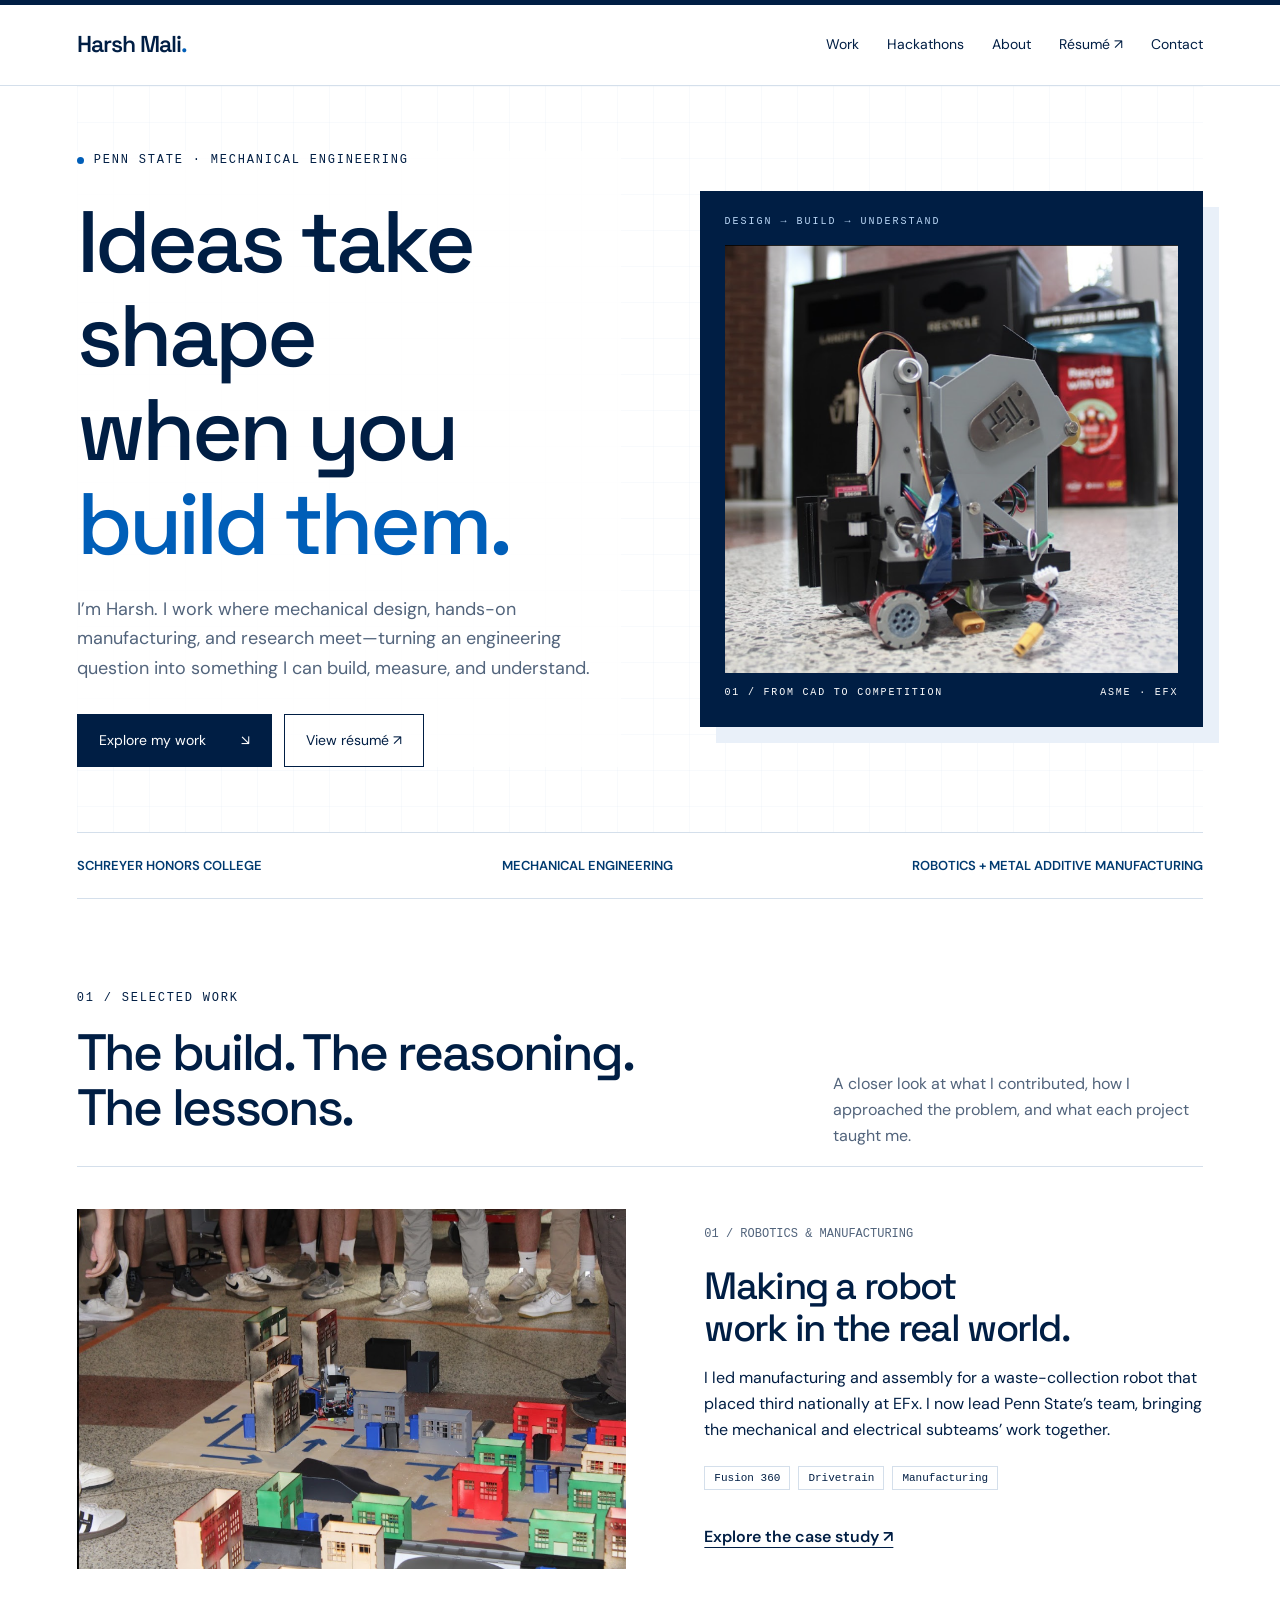
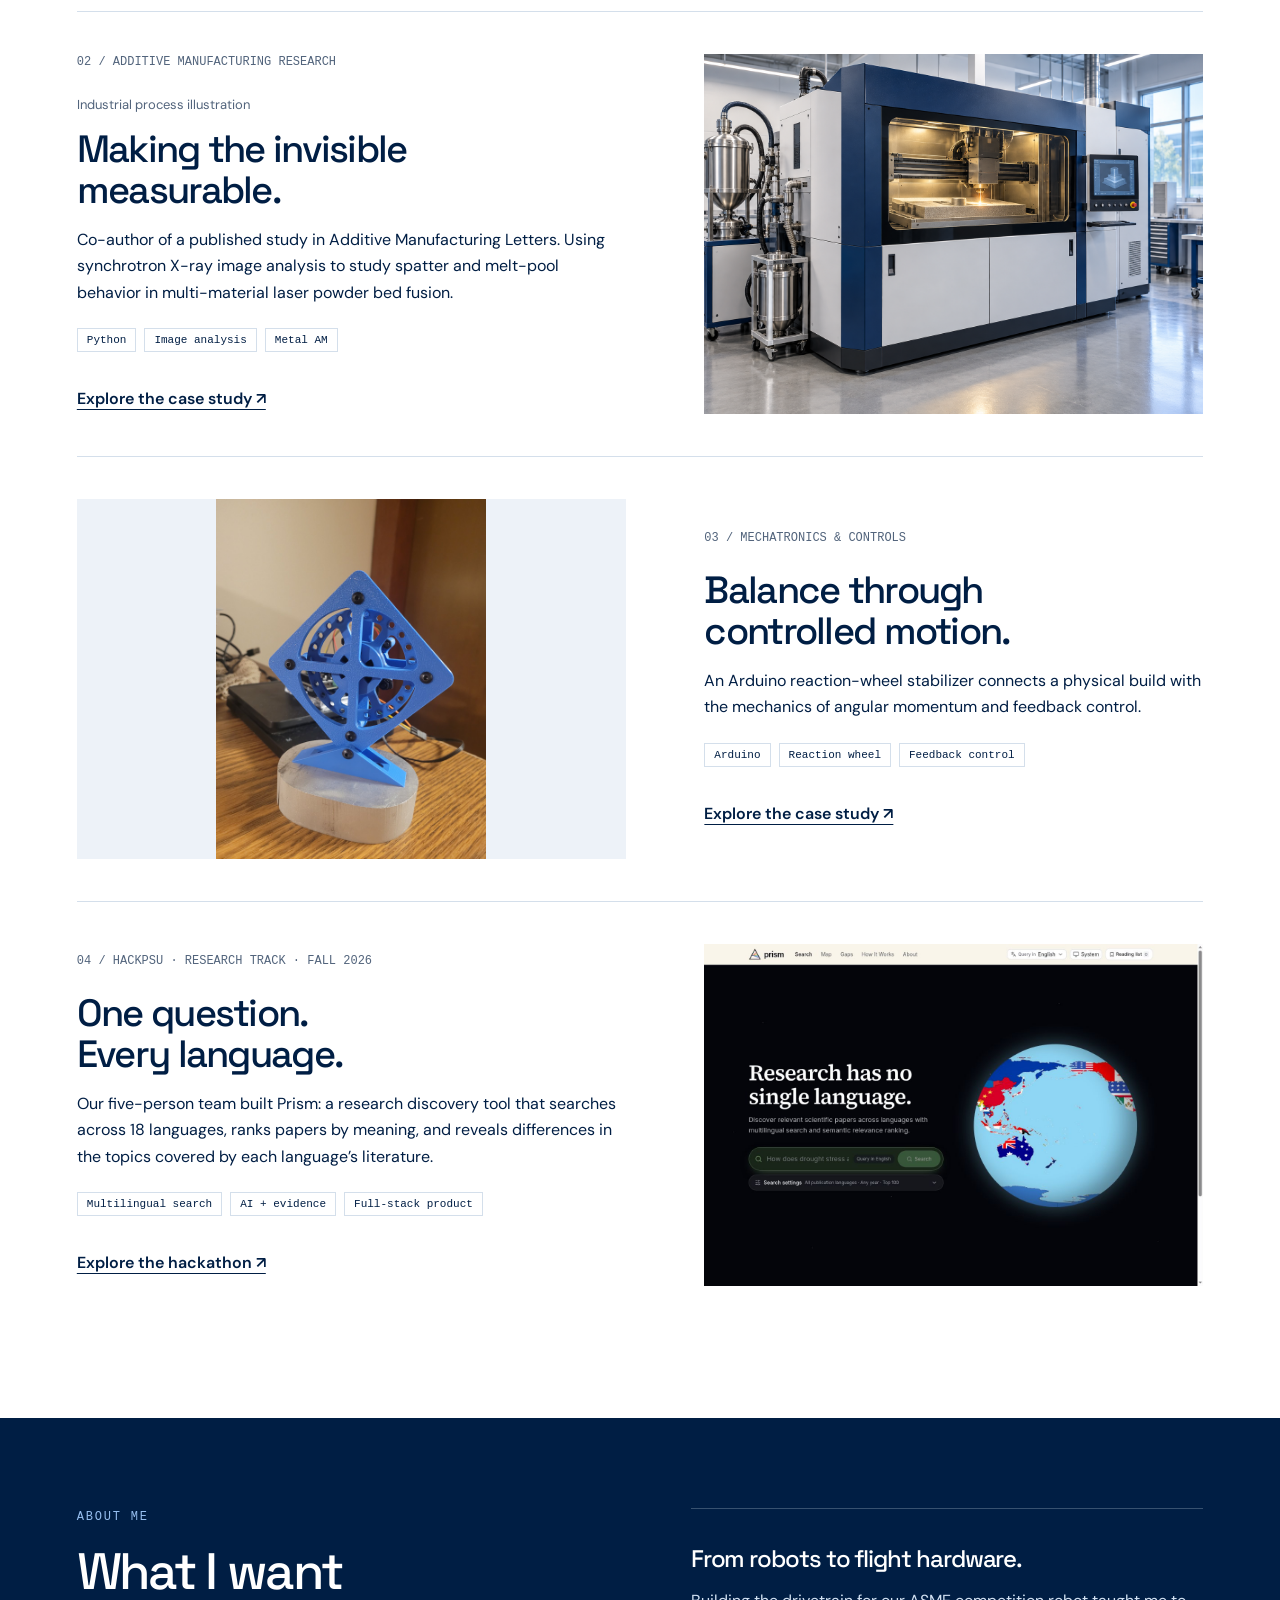
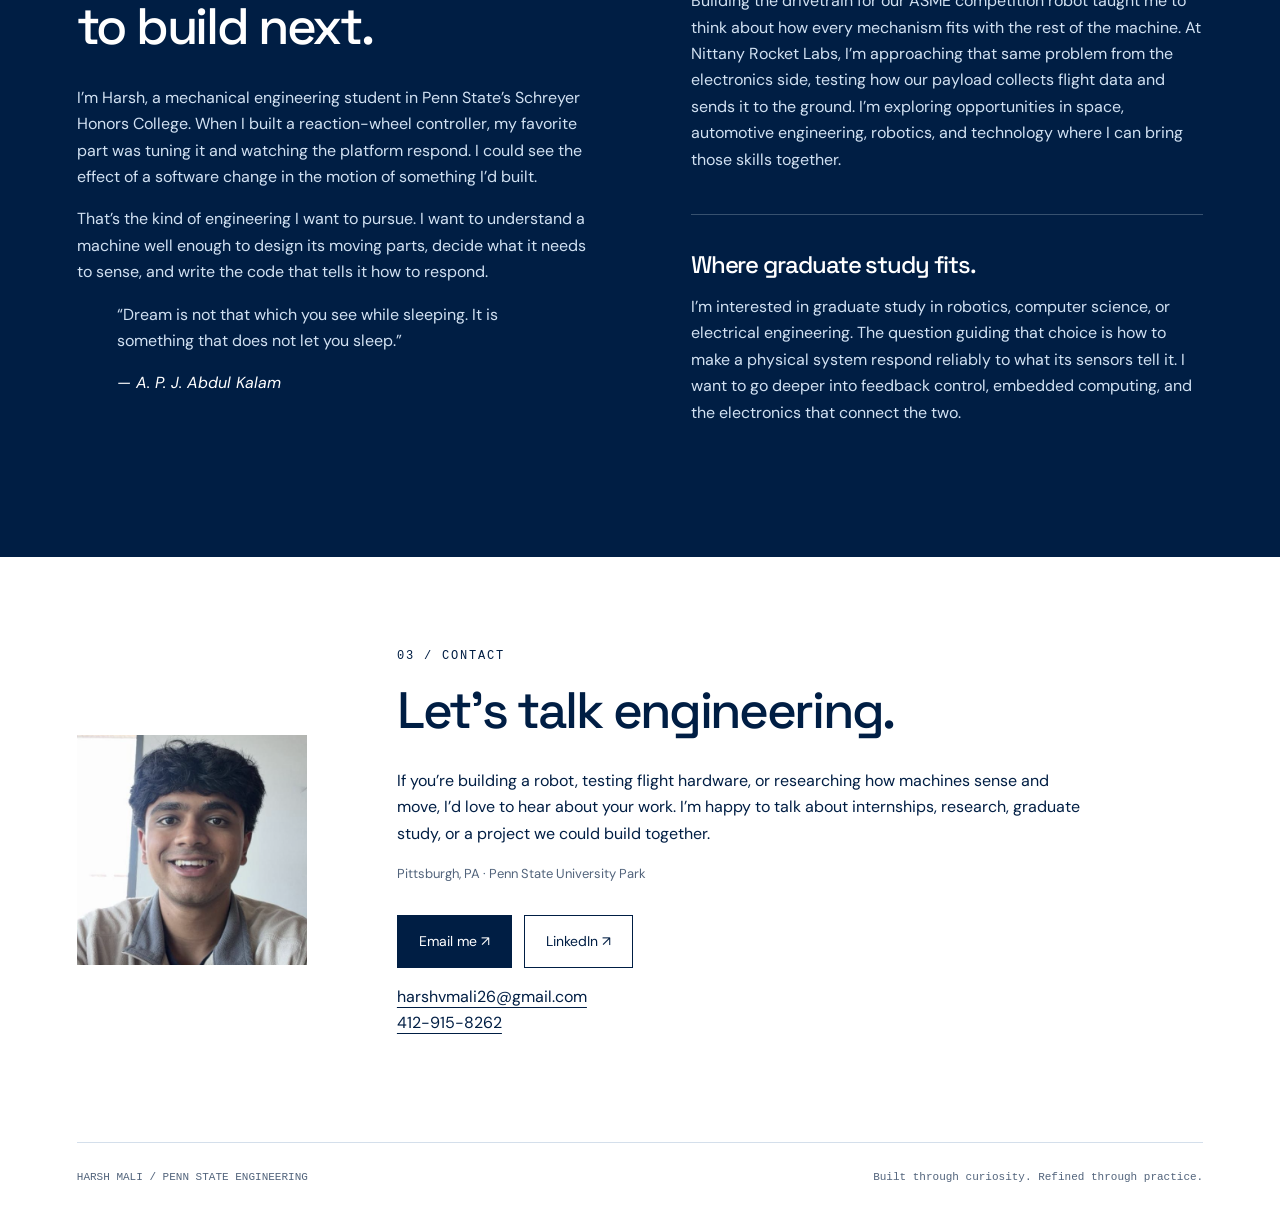
<file: index.html>
<!doctype html><html lang="en"><head><meta charset="utf-8"><meta name="viewport" content="width=device-width,initial-scale=1"><meta name="description" content="Harsh Mali — mechanical engineering, robotics, additive manufacturing research, and hands-on project work at Penn State."><title>Mechanical Engineering Portfolio | Harsh Mali</title><link rel="stylesheet" href="assets/css/style.css"></head><body><a class="skip" href="#main">Skip to content</a><nav><a class="brand" href="index.html">Harsh Mali<span style="color:#005eb8">.</span></a><div class="links"><a href="index.html#work">Work</a><a href="index.html#hackathons">Hackathons</a><a href="index.html#about">About</a><a href="resume.html">Résumé ↗</a><a href="index.html#contact">Contact</a></div></nav><main id="main"><div class="wrap"><section class="hero"><div><div class="eyebrow"><span class="dot"></span>Penn State · Mechanical Engineering</div><h1>Ideas take shape<br>when you<br><span style="color:#005eb8">build them.</span></h1><p>I’m Harsh. I work where mechanical design, hands-on manufacturing, and research meet—turning an engineering question into something I can build, measure, and understand.</p><div class="actions"><a class="button" href="#work">Explore my work <span>↘</span></a><a class="button light" href="resume.html">View résumé ↗</a></div></div><div class="hero-visual"><img src="assets/images/project-2.png" alt="EFx competition robot with drivetrain, frame, and collection mechanism"><div class="meta"><span>01 / From CAD to competition</span><span>ASME · EFx</span></div></div></section><div class="strip"><span>SCHREYER HONORS COLLEGE</span><span>MECHANICAL ENGINEERING</span><span>ROBOTICS + METAL ADDITIVE MANUFACTURING</span></div><section id="work" class="section"><div class="section-head"><div><div class="meta">01 / Selected work</div><h2>The build. The reasoning.<br>The lessons.</h2></div><p>A closer look at what I contributed, how I approached the problem, and what each project taught me.</p></div><article class="project"><a class="project-image" href="efx.html"><img src="assets/images/competition.png" alt="EFx robot navigating a model city competition course" loading="lazy" style=""></a><div><div class="number">01 / ROBOTICS & MANUFACTURING</div><h3>Making a robot<br>work in the real world.</h3><p>I led manufacturing and assembly for a waste-collection robot that placed third nationally at EFx. I now lead Penn State’s team, bringing the mechanical and electrical subteams’ work together.</p><div class="tags"><span>Fusion 360</span><span>Drivetrain</span><span>Manufacturing</span></div><a class="text-link" href="efx.html">Explore the case study ↗</a></div></article><article class="project"><a class="project-image" href="research.html"><img src="assets/images/lpbf-machine-illustration.png" alt="Conceptual illustration of an industrial laser powder bed fusion machine and its build chamber" loading="lazy" style="object-fit:cover"></a><div><div class="number">02 / ADDITIVE MANUFACTURING RESEARCH</div><p class="notice">Industrial process illustration</p><h3>Making the invisible<br>measurable.</h3><p>Co-author of a published study in Additive Manufacturing Letters. Using synchrotron X-ray image analysis to study spatter and melt-pool behavior in multi-material laser powder bed fusion.</p><div class="tags"><span>Python</span><span>Image analysis</span><span>Metal AM</span></div><a class="text-link" href="research.html">Explore the case study ↗</a></div></article><article class="project"><a class="project-image" href="reaction-wheel.html"><img src="assets/images/project-9.jpg" alt="Blue reaction-wheel stabilizer prototype mounted on its base" loading="lazy" style="object-fit:contain"></a><div><div class="number">03 / MECHATRONICS & CONTROLS</div><h3>Balance through<br>controlled motion.</h3><p>An Arduino reaction-wheel stabilizer connects a physical build with the mechanics of angular momentum and feedback control.</p><div class="tags"><span>Arduino</span><span>Reaction wheel</span><span>Feedback control</span></div><a class="text-link" href="reaction-wheel.html">Explore the case study ↗</a></div></article><article class="project prism-project" id="hackathons"><a class="project-image" href="prism.html"><img src="assets/images/app-home.jpg" alt="Prism's live research search application, with its flag-covered globe and multilingual search interface" loading="lazy" width="1348" height="926"></a><div><div class="number">04 / HACKPSU · RESEARCH TRACK · FALL 2026</div><h3>One question.<br>Every language.</h3><p>Our five-person team built Prism: a research discovery tool that searches across 18 languages, ranks papers by meaning, and reveals differences in the topics covered by each language’s literature.</p><div class="tags"><span>Multilingual search</span><span>AI + evidence</span><span>Full-stack product</span></div><a class="text-link" href="prism.html">Explore the hackathon ↗</a></div></article></section></div><section class="dark section" id="about"><div class="wrap split"><div><div class="meta">About me</div><h2>What I want<br>to build next.</h2><p>I’m Harsh, a mechanical engineering student in Penn State’s Schreyer Honors College. When I built a reaction-wheel controller, my favorite part was tuning it and watching the platform respond. I could see the effect of a software change in the motion of something I’d built.</p><p>That’s the kind of engineering I want to pursue. I want to understand a machine well enough to design its moving parts, decide what it needs to sense, and write the code that tells it how to respond.</p><blockquote cite="https://www.pib.gov.in/Pressreleaseshare.aspx?PRID=1689274"><p>“Dream is not that which you see while sleeping. It is something that does not let you sleep.”</p><cite>— A. P. J. Abdul Kalam</cite></blockquote></div><div><article class="principle"><h3>From robots to flight hardware.</h3><p>Building the drivetrain for our ASME competition robot taught me to think about how every mechanism fits with the rest of the machine. At Nittany Rocket Labs, I’m approaching that same problem from the electronics side, testing how our payload collects flight data and sends it to the ground. I’m exploring opportunities in space, automotive engineering, robotics, and technology where I can bring those skills together.</p></article><article class="principle"><h3>Where graduate study fits.</h3><p>I’m interested in graduate study in robotics, computer science, or electrical engineering. The question guiding that choice is how to make a physical system respond reliably to what its sensors tell it. I want to go deeper into feedback control, embedded computing, and the electronics that connect the two.</p></article></div></div></section><div class="wrap"><section class="section contact" id="contact"><img src="assets/images/portrait.png" alt="Portrait of Harsh Mali"><div><div class="meta">03 / Contact</div><h2>Let’s talk engineering.</h2><p>If you’re building a robot, testing flight hardware, or researching how machines sense and move, I’d love to hear about your work. I’m happy to talk about internships, research, graduate study, or a project we could build together.</p><p class="notice">Pittsburgh, PA · Penn State University Park</p><div class="actions"><a class="button" href="mailto:harshvmali26@gmail.com">Email me ↗</a><a class="button light" href="https://www.linkedin.com/in/harshmali" target="_blank" rel="noopener noreferrer">LinkedIn ↗</a></div><p><a href="mailto:harshvmali26@gmail.com">harshvmali26@gmail.com</a><br><a href="tel:+14129158262">412-915-8262</a></p></div></section></div></main><div class="wrap"><footer><span>HARSH MALI / PENN STATE ENGINEERING</span><span>Built through curiosity. Refined through practice.</span></footer></div><dialog id="lightbox"><button type="button" onclick="this.closest('dialog').close()">Close ×</button><img alt=""></dialog><script src="assets/js/site.js"></script></body></html>
</file>
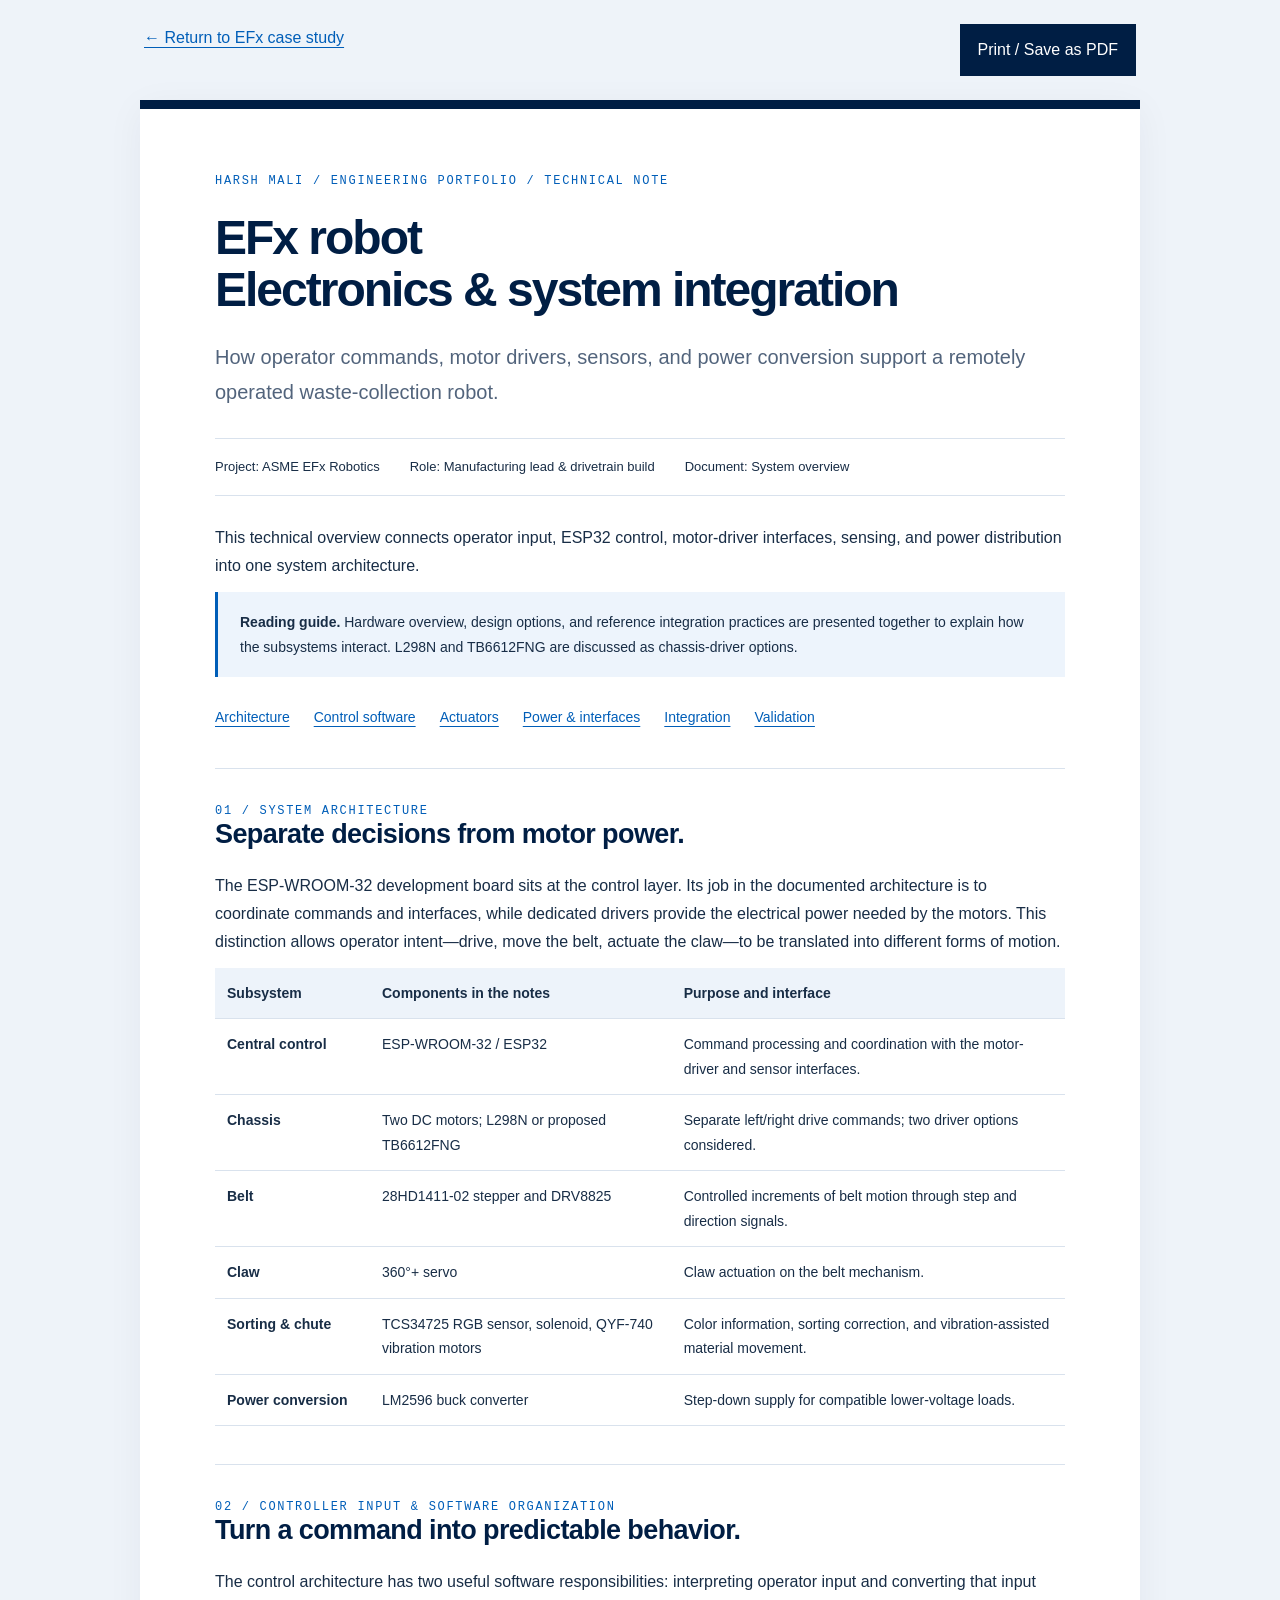
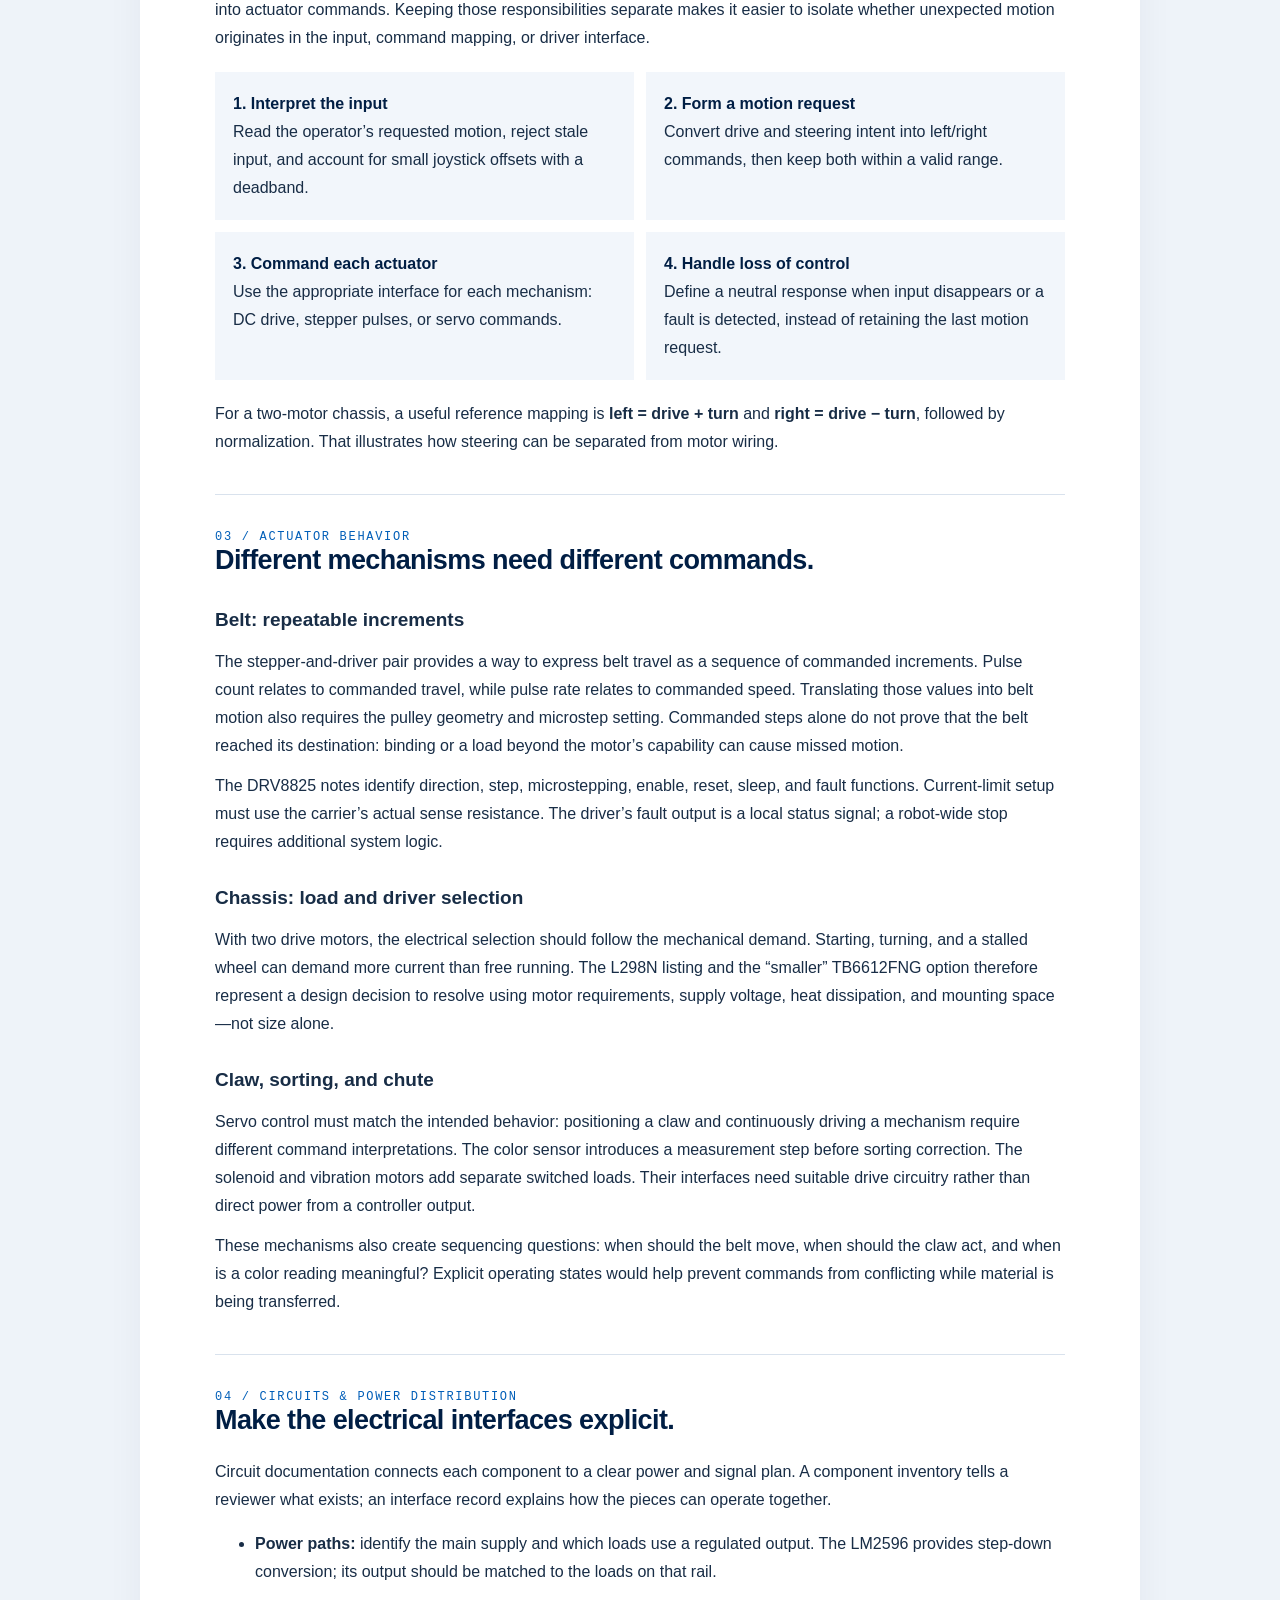
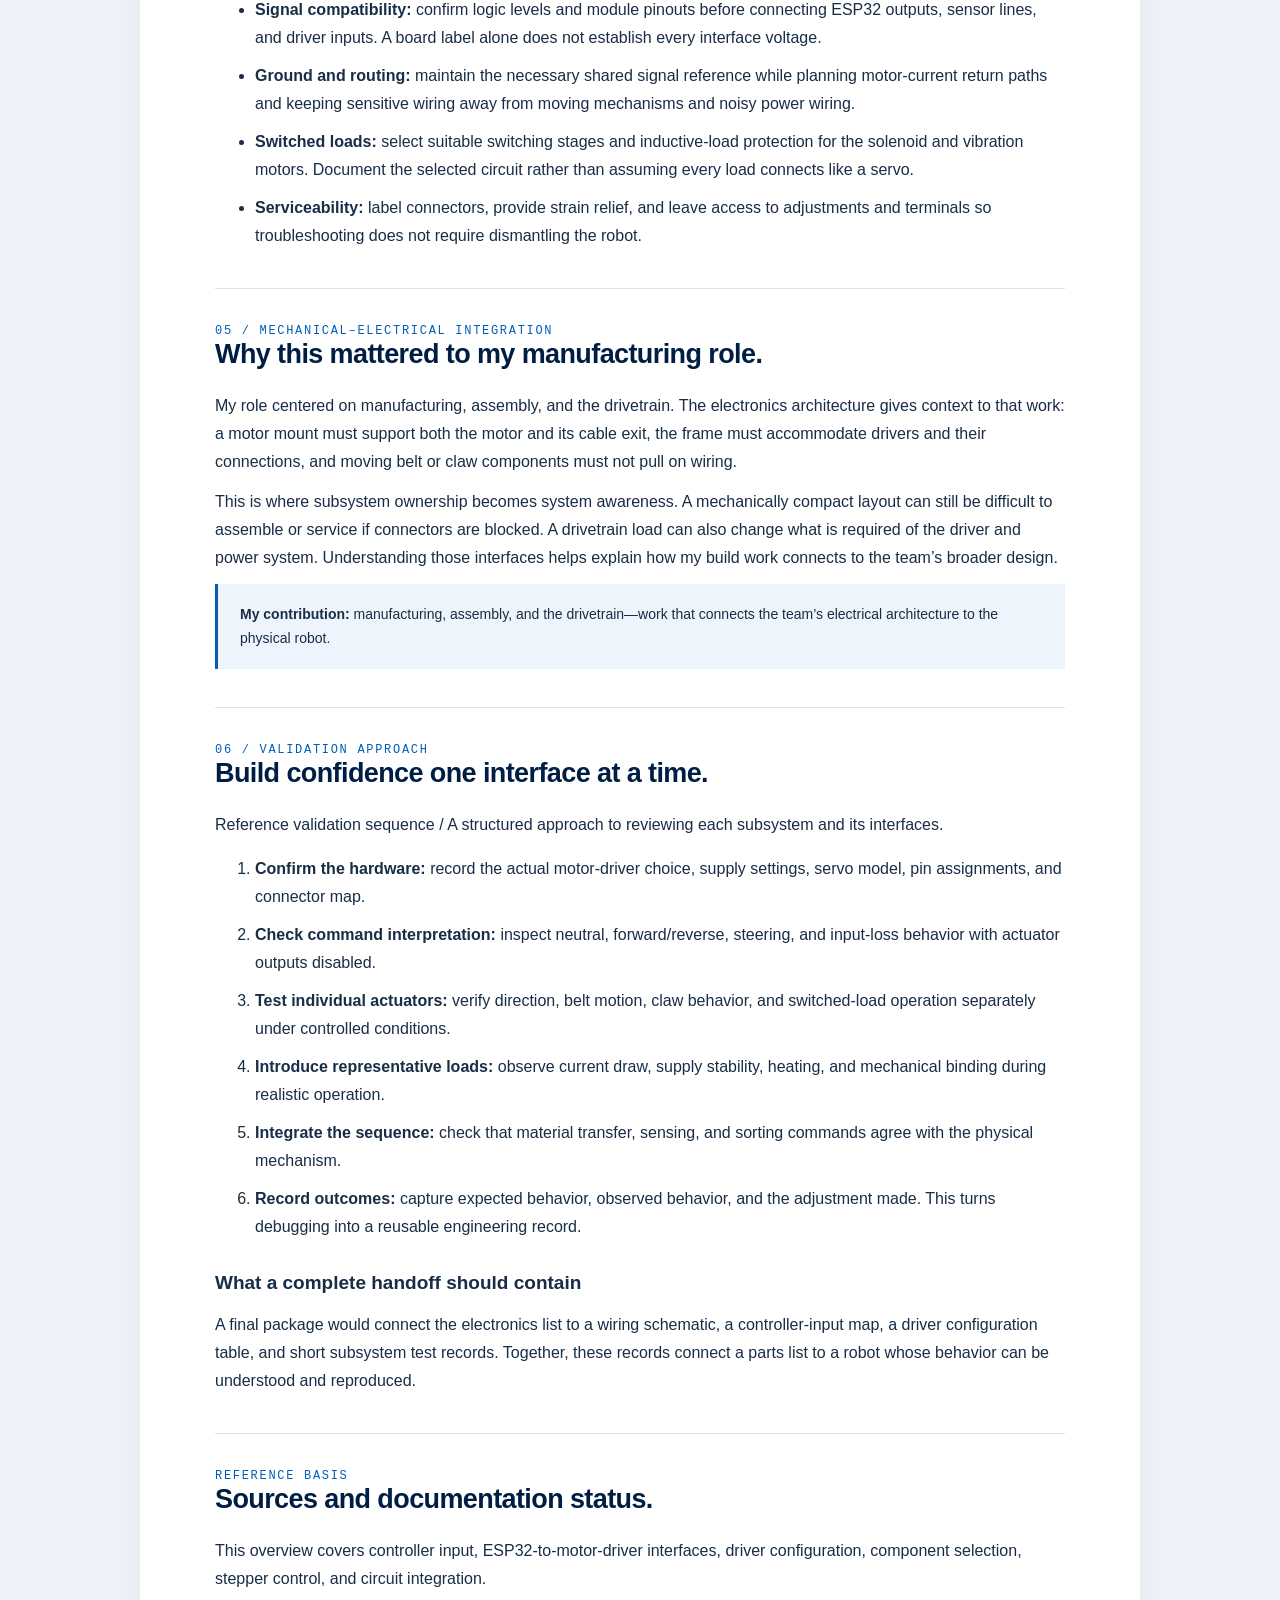
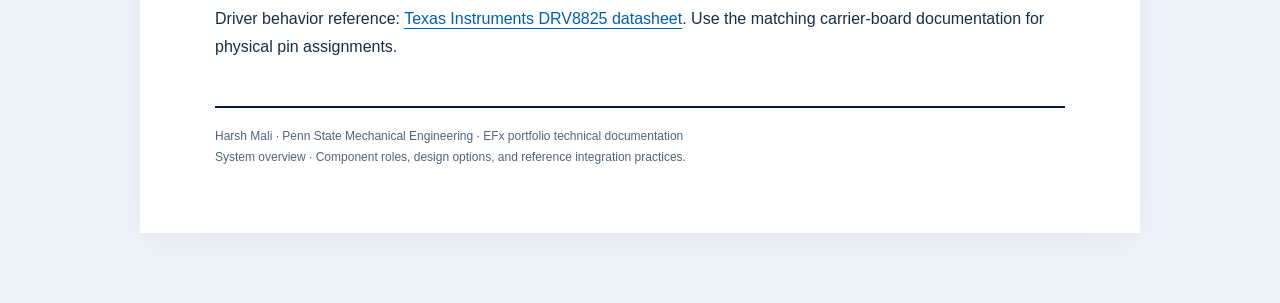
<file: efx-electronics.html>
<!doctype html><html lang="en"><head><meta charset="utf-8"><meta name="viewport" content="width=device-width,initial-scale=1"><meta name="description" content="EFx robot electronics and system integration: controller input, actuator interfaces, power distribution, and mechanical integration."><title>EFx Electronics & System Integration | Harsh Mali</title><style>*{box-sizing:border-box}body{margin:0;background:#eef3f9;color:#182d46;font:16px/1.75 Arial,sans-serif}a{color:#005eb8;text-underline-offset:4px}.toolbar{max-width:1040px;margin:24px auto;display:flex;justify-content:space-between;gap:20px;padding:0 24px}.toolbar button{background:#001e44;color:white;border:0;padding:12px 18px;cursor:pointer;font:inherit}.paper{max-width:1000px;margin:0 auto 70px;background:white;padding:65px 75px;box-shadow:0 8px 35px #001e440d;border-top:9px solid #001e44}.label{font:12px monospace;letter-spacing:1.7px;text-transform:uppercase;color:#005eb8}h1{font-size:48px;letter-spacing:-2px;line-height:1.08;color:#001e44;margin:24px 0}h2{font-size:27px;line-height:1.25;letter-spacing:-.6px;color:#001e44;margin:0 0 20px}h3{font-size:19px;margin:25px 0 8px}p{margin:12px 0}.intro{font-size:20px;color:#52647c}.meta{display:flex;gap:30px;border-block:1px solid #d9e2ed;padding:17px 0;margin:28px 0;font-size:13px}.note{background:#edf4fc;border-left:3px solid #005eb8;padding:18px 22px;font-size:14px}.contents{display:flex;flex-wrap:wrap;gap:10px 24px;margin:28px 0;font-size:14px}section{border-top:1px solid #d9e2ed;padding-top:35px;margin-top:38px;scroll-margin-top:25px}.table-wrap{overflow-x:auto}table{border-collapse:collapse;width:100%;font-size:14px}td,th{text-align:left;vertical-align:top;padding:13px 12px;border-bottom:1px solid #d9e2ed}th{background:#edf3fa}td:first-child{font-weight:bold;min-width:155px}.sequence{display:grid;grid-template-columns:repeat(2,1fr);gap:12px;margin:20px 0}.sequence article{background:#f2f6fb;padding:18px}.sequence b{display:block;color:#001e44}.small{font-size:13px;color:#52647c}footer{margin-top:45px;border-top:2px solid #001e44;padding-top:18px;font-size:12px;color:#52647c}li{margin-bottom:10px}a:focus-visible,button:focus-visible{outline:3px solid #005eb8;outline-offset:4px}@media(max-width:700px){.paper{padding:35px 23px;margin-bottom:0}h1{font-size:36px}.meta{flex-wrap:wrap;gap:10px}.toolbar{flex-wrap:wrap}.sequence{grid-template-columns:1fr}}@media print{body{background:white;font-size:10pt}.toolbar,.contents{display:none}.paper{box-shadow:none;border:0;margin:0;padding:0;max-width:none}h1{font-size:30pt}h2{font-size:18pt}section{margin-top:22px;padding-top:20px}h2,h3{break-after:avoid}tr,.note,.sequence article{break-inside:avoid}a{color:inherit}footer{font-size:9pt}@page{size:A4;margin:18mm}}</style></head><body><div class="toolbar"><a href="efx.html">← Return to EFx case study</a><button type="button" onclick="window.print()">Print / Save as PDF</button></div><article class="paper"><header><div class="label">Harsh Mali / Engineering portfolio / Technical note</div><h1>EFx robot<br>Electronics & system integration</h1><p class="intro">How operator commands, motor drivers, sensors, and power conversion support a remotely operated waste-collection robot.</p><div class="meta"><span>Project: ASME EFx Robotics</span><span>Role: Manufacturing lead & drivetrain build</span><span>Document: System overview</span></div><p>This technical overview connects operator input, ESP32 control, motor-driver interfaces, sensing, and power distribution into one system architecture.</p><div class="note"><strong>Reading guide.</strong> Hardware overview, design options, and reference integration practices are presented together to explain how the subsystems interact. L298N and TB6612FNG are discussed as chassis-driver options.</div><nav class="contents" aria-label="Document contents"><a href="#architecture">Architecture</a><a href="#input">Control software</a><a href="#actuators">Actuators</a><a href="#power">Power & interfaces</a><a href="#integration">Integration</a><a href="#validation">Validation</a></nav></header>
<section id="architecture"><div class="label">01 / System architecture</div><h2>Separate decisions from motor power.</h2><p>The ESP-WROOM-32 development board sits at the control layer. Its job in the documented architecture is to coordinate commands and interfaces, while dedicated drivers provide the electrical power needed by the motors. This distinction allows operator intent—drive, move the belt, actuate the claw—to be translated into different forms of motion.</p><div class="table-wrap"><table><thead><tr><th>Subsystem</th><th>Components in the notes</th><th>Purpose and interface</th></tr></thead><tbody><tr><td>Central control</td><td>ESP-WROOM-32 / ESP32</td><td>Command processing and coordination with the motor-driver and sensor interfaces.</td></tr><tr><td>Chassis</td><td>Two DC motors; L298N or proposed TB6612FNG</td><td>Separate left/right drive commands; two driver options considered.</td></tr><tr><td>Belt</td><td>28HD1411-02 stepper and DRV8825</td><td>Controlled increments of belt motion through step and direction signals.</td></tr><tr><td>Claw</td><td>360°+ servo</td><td>Claw actuation on the belt mechanism.</td></tr><tr><td>Sorting & chute</td><td>TCS34725 RGB sensor, solenoid, QYF-740 vibration motors</td><td>Color information, sorting correction, and vibration-assisted material movement.</td></tr><tr><td>Power conversion</td><td>LM2596 buck converter</td><td>Step-down supply for compatible lower-voltage loads.</td></tr></tbody></table></div></section>
<section id="input"><div class="label">02 / Controller input & software organization</div><h2>Turn a command into predictable behavior.</h2><p>The control architecture has two useful software responsibilities: interpreting operator input and converting that input into actuator commands. Keeping those responsibilities separate makes it easier to isolate whether unexpected motion originates in the input, command mapping, or driver interface.</p><div class="sequence"><article><b>1. Interpret the input</b>Read the operator’s requested motion, reject stale input, and account for small joystick offsets with a deadband.</article><article><b>2. Form a motion request</b>Convert drive and steering intent into left/right commands, then keep both within a valid range.</article><article><b>3. Command each actuator</b>Use the appropriate interface for each mechanism: DC drive, stepper pulses, or servo commands.</article><article><b>4. Handle loss of control</b>Define a neutral response when input disappears or a fault is detected, instead of retaining the last motion request.</article></div><p>For a two-motor chassis, a useful reference mapping is <strong>left = drive + turn</strong> and <strong>right = drive − turn</strong>, followed by normalization. That illustrates how steering can be separated from motor wiring.</p></section>
<section id="actuators"><div class="label">03 / Actuator behavior</div><h2>Different mechanisms need different commands.</h2><h3>Belt: repeatable increments</h3><p>The stepper-and-driver pair provides a way to express belt travel as a sequence of commanded increments. Pulse count relates to commanded travel, while pulse rate relates to commanded speed. Translating those values into belt motion also requires the pulley geometry and microstep setting. Commanded steps alone do not prove that the belt reached its destination: binding or a load beyond the motor’s capability can cause missed motion.</p><p>The DRV8825 notes identify direction, step, microstepping, enable, reset, sleep, and fault functions. Current-limit setup must use the carrier’s actual sense resistance. The driver’s fault output is a local status signal; a robot-wide stop requires additional system logic.</p><h3>Chassis: load and driver selection</h3><p>With two drive motors, the electrical selection should follow the mechanical demand. Starting, turning, and a stalled wheel can demand more current than free running. The L298N listing and the “smaller” TB6612FNG option therefore represent a design decision to resolve using motor requirements, supply voltage, heat dissipation, and mounting space—not size alone.</p><h3>Claw, sorting, and chute</h3><p>Servo control must match the intended behavior: positioning a claw and continuously driving a mechanism require different command interpretations. The color sensor introduces a measurement step before sorting correction. The solenoid and vibration motors add separate switched loads. Their interfaces need suitable drive circuitry rather than direct power from a controller output.</p><p>These mechanisms also create sequencing questions: when should the belt move, when should the claw act, and when is a color reading meaningful? Explicit operating states would help prevent commands from conflicting while material is being transferred.</p></section>
<section id="power"><div class="label">04 / Circuits & power distribution</div><h2>Make the electrical interfaces explicit.</h2><p>Circuit documentation connects each component to a clear power and signal plan. A component inventory tells a reviewer what exists; an interface record explains how the pieces can operate together.</p><ul><li><strong>Power paths:</strong> identify the main supply and which loads use a regulated output. The LM2596 provides step-down conversion; its output should be matched to the loads on that rail.</li><li><strong>Signal compatibility:</strong> confirm logic levels and module pinouts before connecting ESP32 outputs, sensor lines, and driver inputs. A board label alone does not establish every interface voltage.</li><li><strong>Ground and routing:</strong> maintain the necessary shared signal reference while planning motor-current return paths and keeping sensitive wiring away from moving mechanisms and noisy power wiring.</li><li><strong>Switched loads:</strong> select suitable switching stages and inductive-load protection for the solenoid and vibration motors. Document the selected circuit rather than assuming every load connects like a servo.</li><li><strong>Serviceability:</strong> label connectors, provide strain relief, and leave access to adjustments and terminals so troubleshooting does not require dismantling the robot.</li></ul></section>
<section id="integration"><div class="label">05 / Mechanical–electrical integration</div><h2>Why this mattered to my manufacturing role.</h2><p>My role centered on manufacturing, assembly, and the drivetrain. The electronics architecture gives context to that work: a motor mount must support both the motor and its cable exit, the frame must accommodate drivers and their connections, and moving belt or claw components must not pull on wiring.</p><p>This is where subsystem ownership becomes system awareness. A mechanically compact layout can still be difficult to assemble or service if connectors are blocked. A drivetrain load can also change what is required of the driver and power system. Understanding those interfaces helps explain how my build work connects to the team’s broader design.</p><div class="note"><strong>My contribution:</strong> manufacturing, assembly, and the drivetrain—work that connects the team’s electrical architecture to the physical robot.</div></section>
<section id="validation"><div class="label">06 / Validation approach</div><h2>Build confidence one interface at a time.</h2><p>Reference validation sequence / A structured approach to reviewing each subsystem and its interfaces.</p><ol><li><strong>Confirm the hardware:</strong> record the actual motor-driver choice, supply settings, servo model, pin assignments, and connector map.</li><li><strong>Check command interpretation:</strong> inspect neutral, forward/reverse, steering, and input-loss behavior with actuator outputs disabled.</li><li><strong>Test individual actuators:</strong> verify direction, belt motion, claw behavior, and switched-load operation separately under controlled conditions.</li><li><strong>Introduce representative loads:</strong> observe current draw, supply stability, heating, and mechanical binding during realistic operation.</li><li><strong>Integrate the sequence:</strong> check that material transfer, sensing, and sorting commands agree with the physical mechanism.</li><li><strong>Record outcomes:</strong> capture expected behavior, observed behavior, and the adjustment made. This turns debugging into a reusable engineering record.</li></ol><h3>What a complete handoff should contain</h3><p>A final package would connect the electronics list to a wiring schematic, a controller-input map, a driver configuration table, and short subsystem test records. Together, these records connect a parts list to a robot whose behavior can be understood and reproduced.</p></section>
<section><div class="label">Reference basis</div><h2>Sources and documentation status.</h2><p>This overview covers controller input, ESP32-to-motor-driver interfaces, driver configuration, component selection, stepper control, and circuit integration.</p><p>Driver behavior reference: <a href="https://www.ti.com/lit/ds/symlink/drv8825.pdf" target="_blank" rel="noopener">Texas Instruments DRV8825 datasheet</a>. Use the matching carrier-board documentation for physical pin assignments.</p></section><footer>Harsh Mali · Penn State Mechanical Engineering · EFx portfolio technical documentation<br>System overview · Component roles, design options, and reference integration practices.</footer></article></body></html>
</file>
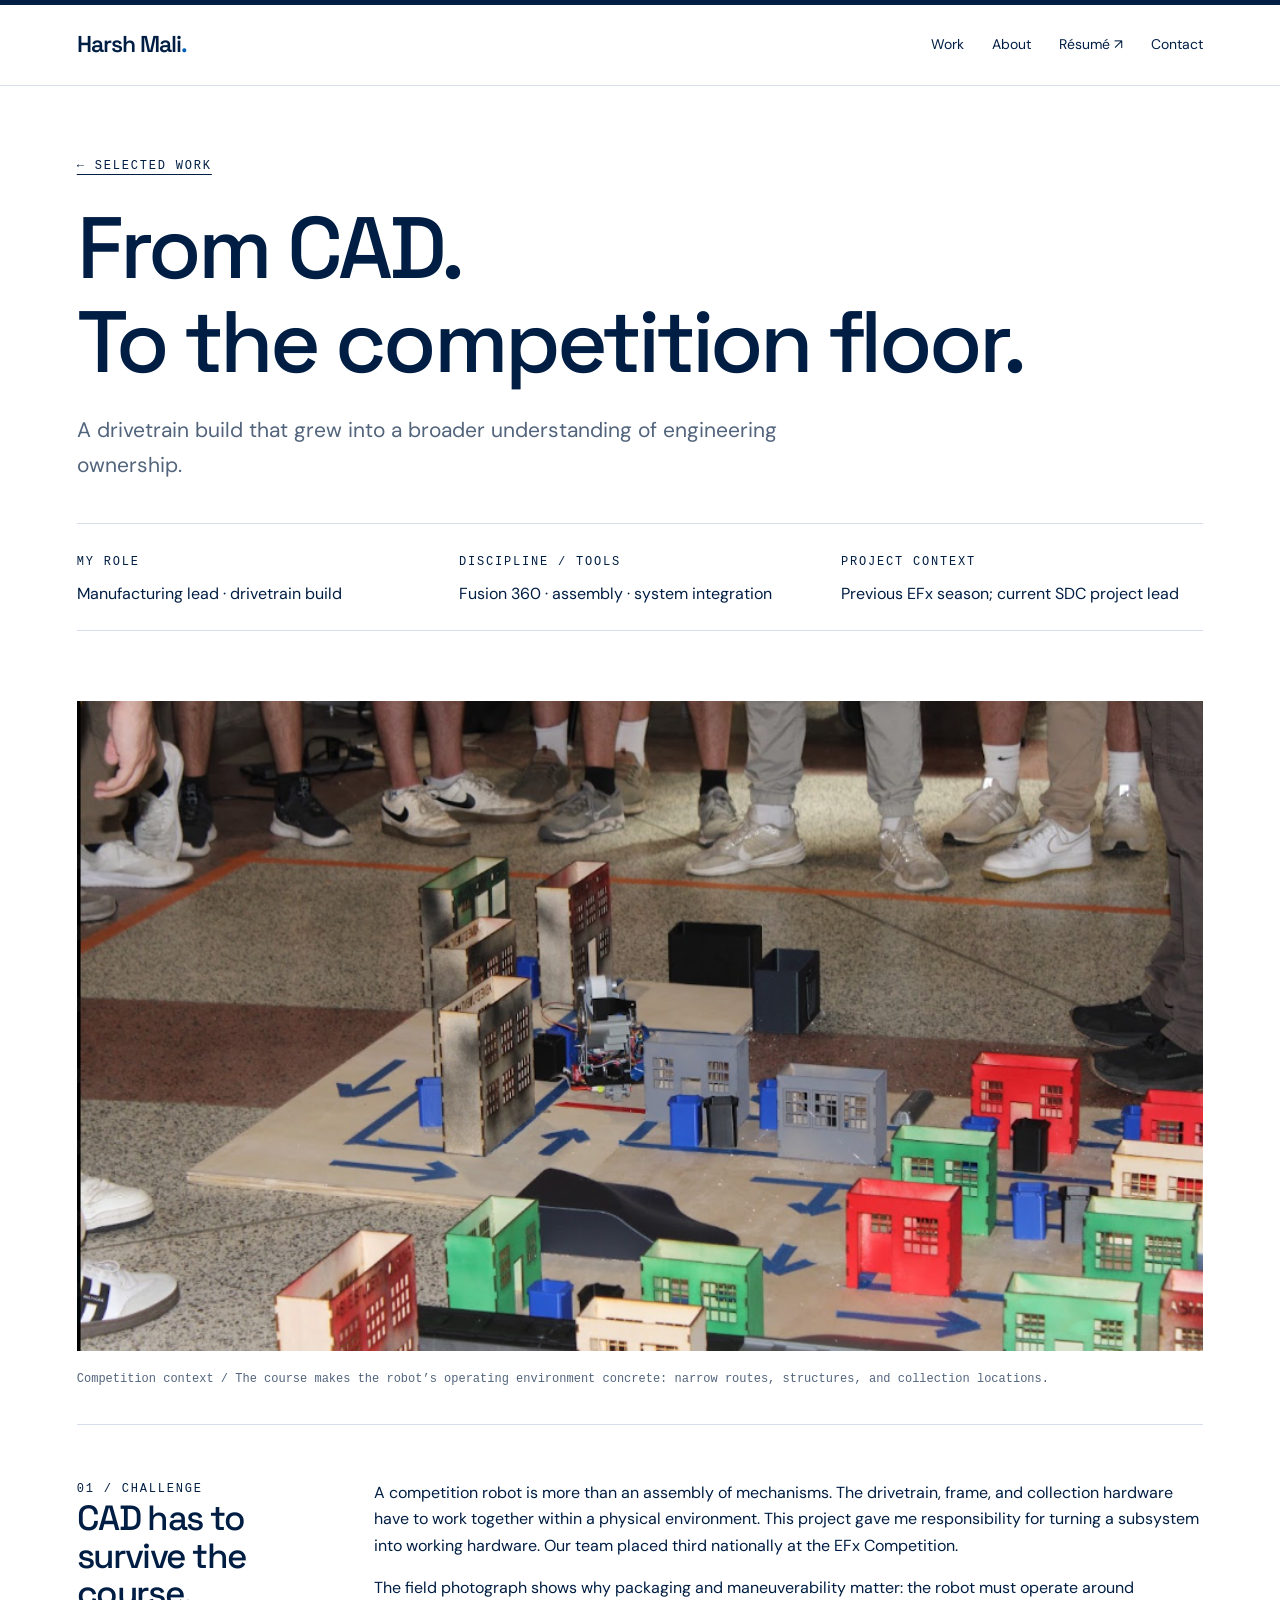
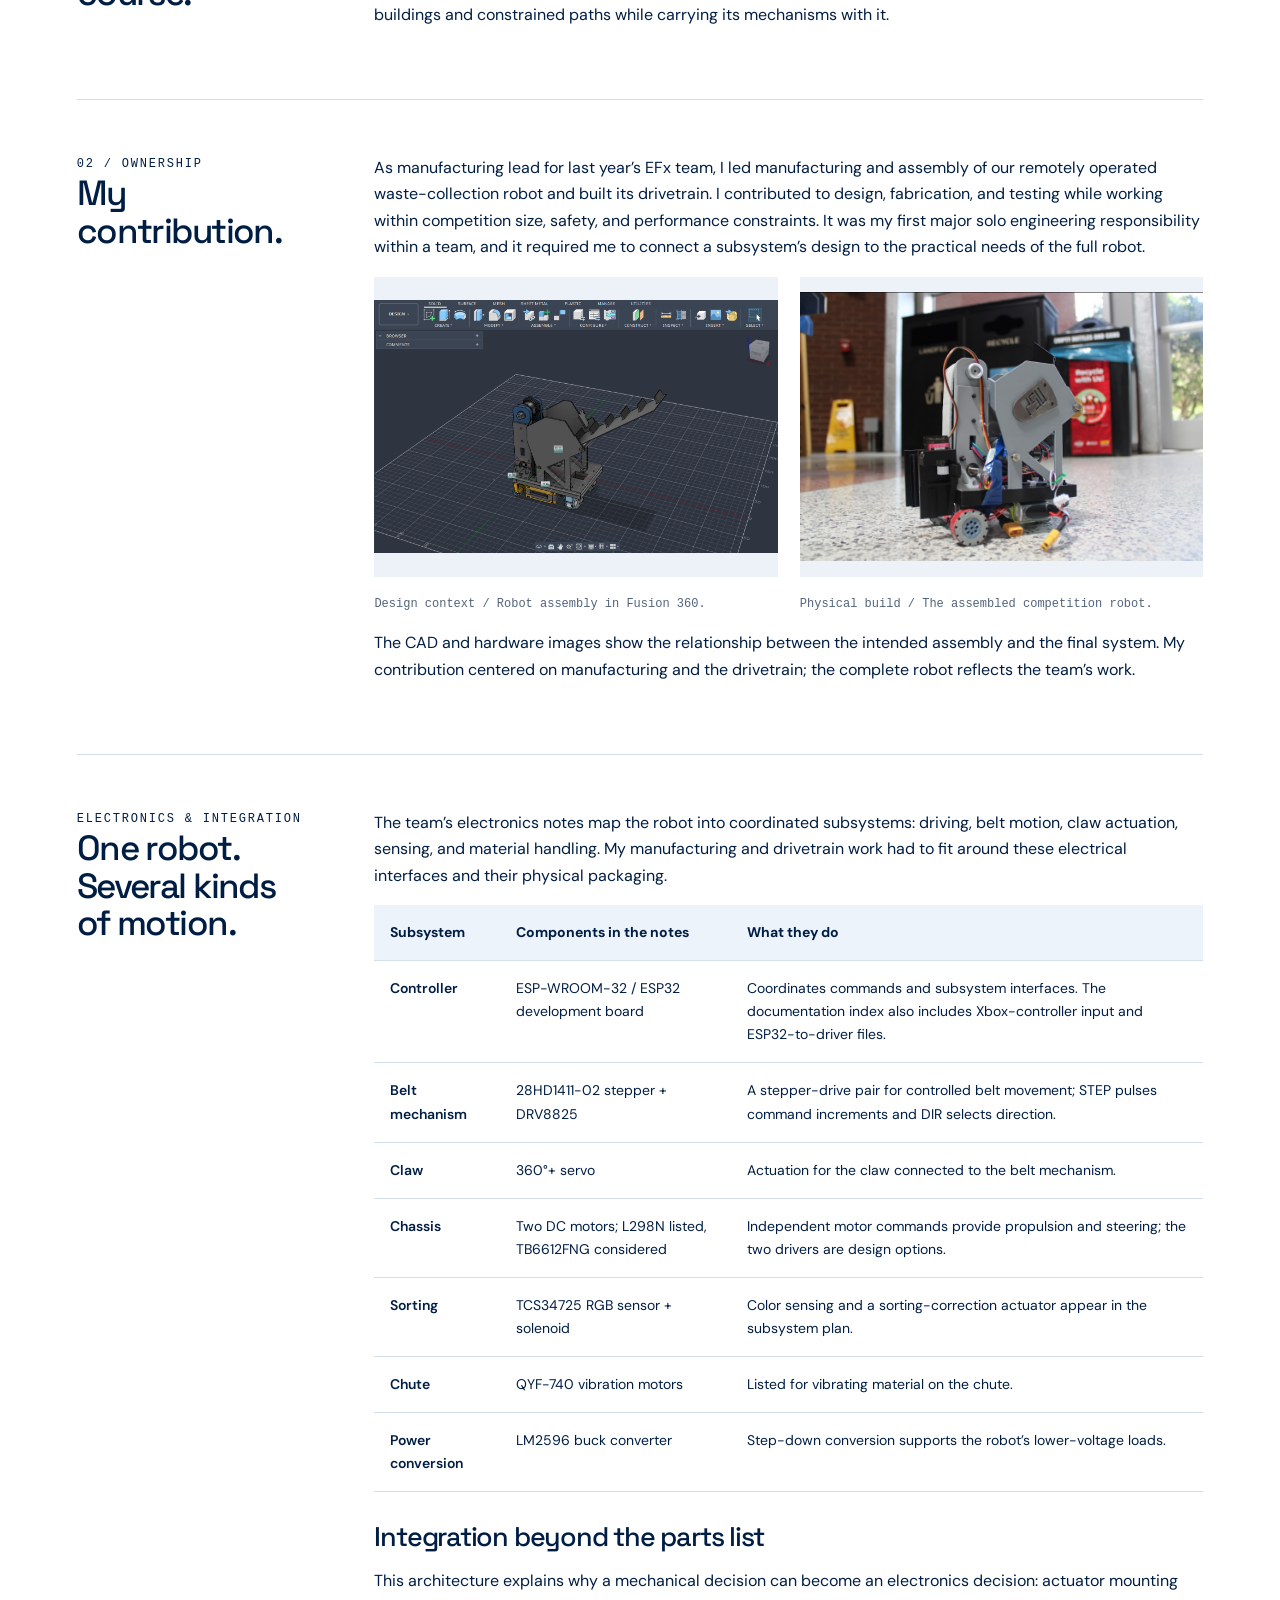
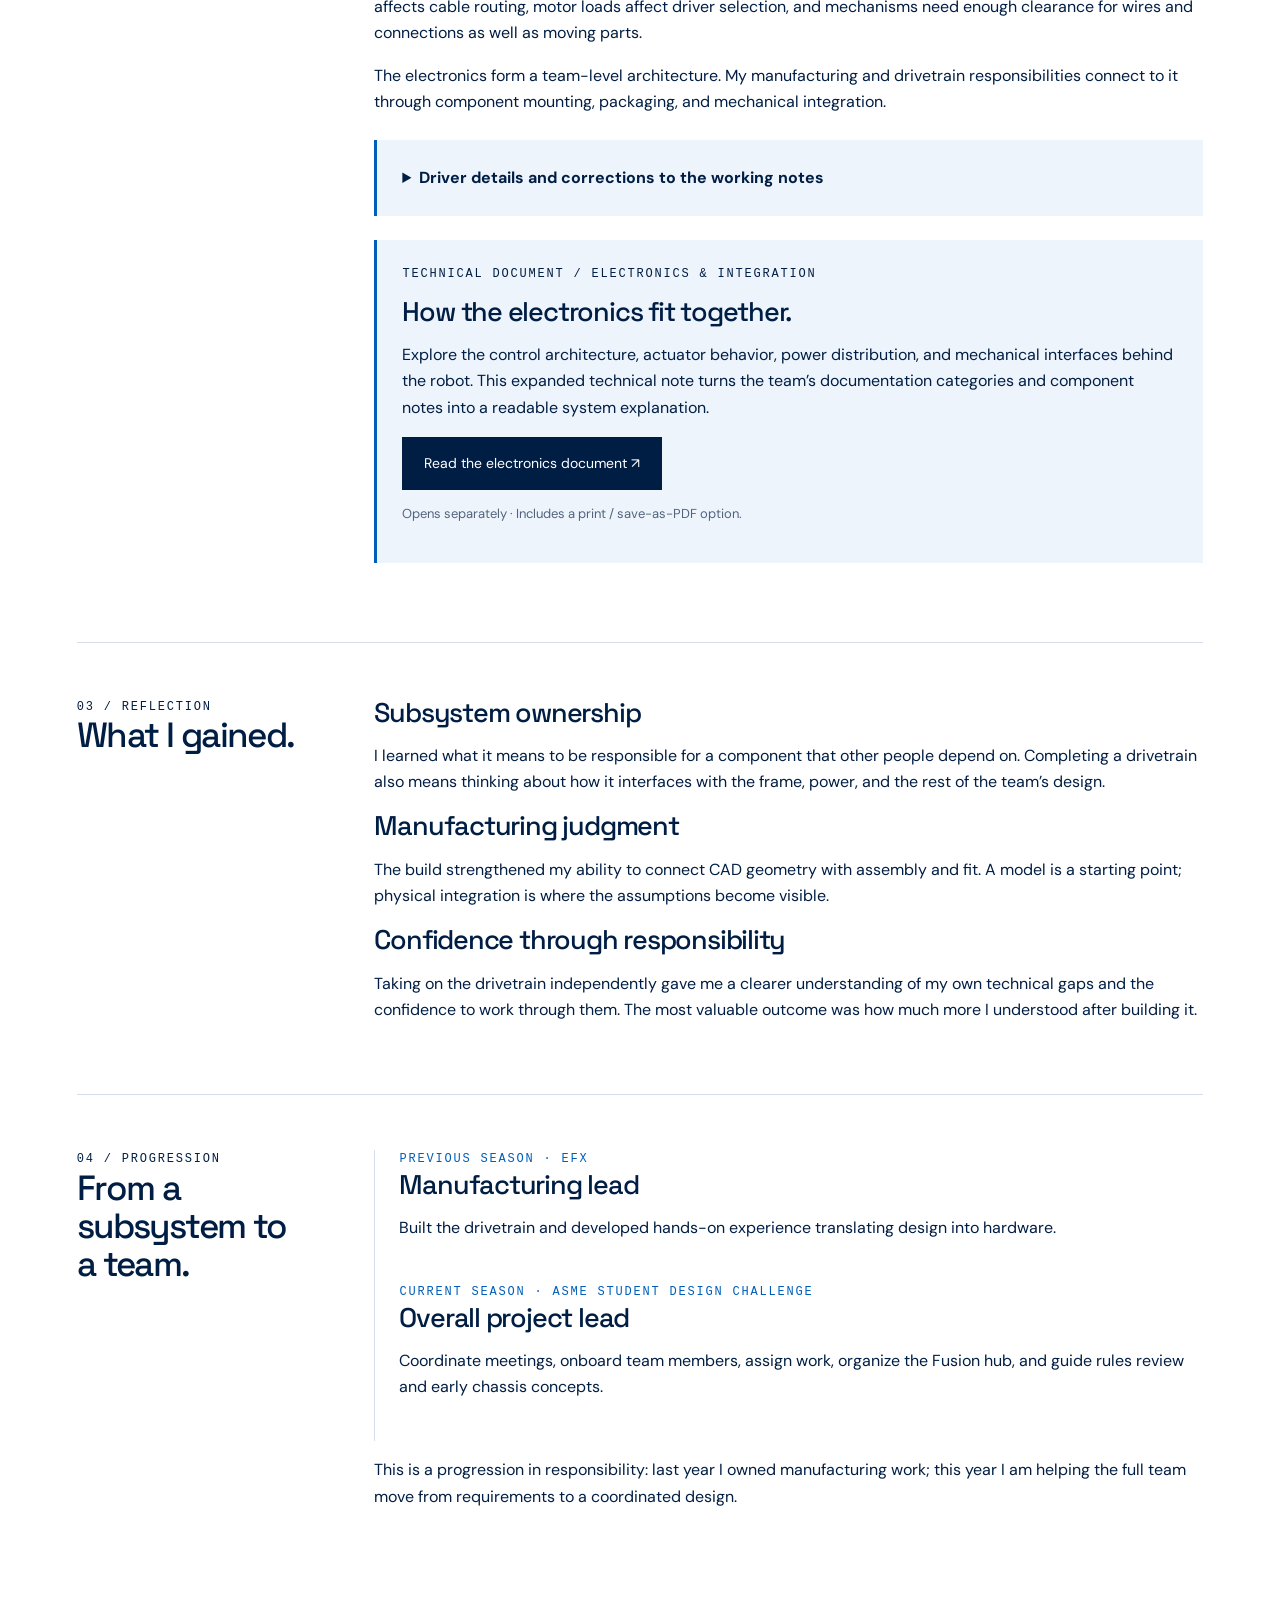
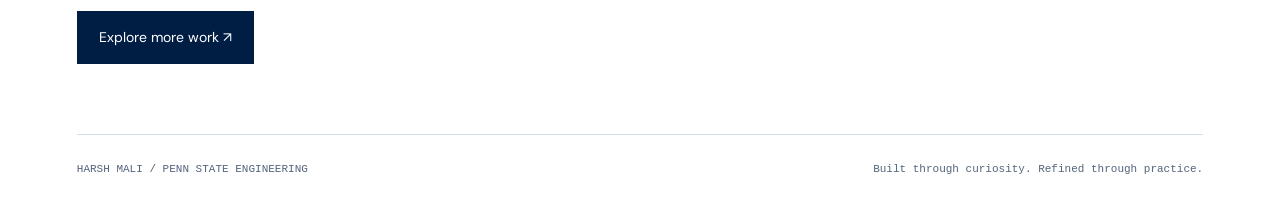
<file: efx.html>
<!doctype html><html lang="en"><head><meta charset="utf-8"><meta name="viewport" content="width=device-width,initial-scale=1"><meta name="description" content="Harsh Mali — mechanical engineering, robotics, additive manufacturing research, and hands-on project work at Penn State."><title>EFx Robotics | Harsh Mali</title><link rel="stylesheet" href="assets/css/style.css"></head><body><a class="skip" href="#main">Skip to content</a><nav><a class="brand" href="index.html">Harsh Mali<span style="color:#005eb8">.</span></a><div class="links"><a href="index.html#work">Work</a><a href="index.html#about">About</a><a href="resume.html">Résumé ↗</a><a href="index.html#contact">Contact</a></div></nav><main id="main"><div class="wrap"><header class="case-hero"><a class="meta" href="index.html#work">← Selected work</a><h1>From CAD.<br>To the competition floor.</h1><p class="lede">A drivetrain build that grew into a broader understanding of engineering ownership.</p><div class="facts"><div><span class="meta">My role</span><p>Manufacturing lead · drivetrain build</p></div><div><span class="meta">Discipline / tools</span><p>Fusion 360 · assembly · system integration</p></div><div><span class="meta">Project context</span><p>Previous EFx season; current SDC project lead</p></div></div></header><figure class="wide-image "><button class="viewer" aria-label="Enlarge: EFx competition field with robot and model buildings"><img src="assets/images/competition.png" alt="EFx competition field with robot and model buildings" loading="lazy"></button><figcaption class="caption">Competition context / The course makes the robot’s operating environment concrete: narrow routes, structures, and collection locations.</figcaption></figure><section class="content-grid"><div><div class="meta">01 / Challenge</div><h2>CAD has to survive the course.</h2></div><div class="body-copy"><p>A competition robot is more than an assembly of mechanisms. The drivetrain, frame, and collection hardware have to work together within a physical environment. This project gave me responsibility for turning a subsystem into working hardware. Our team placed third nationally at the EFx Competition.</p><p>The field photograph shows why packaging and maneuverability matter: the robot must operate around buildings and constrained paths while carrying its mechanisms with it.</p></div></section><section class="content-grid"><div><div class="meta">02 / Ownership</div><h2>My contribution.</h2></div><div class="body-copy"><p>As manufacturing lead for last year’s EFx team, I led manufacturing and assembly of our remotely operated waste-collection robot and built its drivetrain. I contributed to design, fabrication, and testing while working within competition size, safety, and performance constraints. It was my first major solo engineering responsibility within a team, and it required me to connect a subsystem’s design to the practical needs of the full robot.</p><div class="gallery"><figure class="wide-image "><button class="viewer" aria-label="Enlarge: Fusion 360 CAD model of the competition robot"><img src="assets/images/project-3.png" alt="Fusion 360 CAD model of the competition robot" loading="lazy"></button><figcaption class="caption">Design context / Robot assembly in Fusion 360.</figcaption></figure><figure class="wide-image "><button class="viewer" aria-label="Enlarge: Assembled EFx robot"><img src="assets/images/project-2.png" alt="Assembled EFx robot" loading="lazy"></button><figcaption class="caption">Physical build / The assembled competition robot.</figcaption></figure></div><p>The CAD and hardware images show the relationship between the intended assembly and the final system. My contribution centered on manufacturing and the drivetrain; the complete robot reflects the team’s work.</p></div></section><section class="content-grid"><div><div class="meta">Electronics & integration</div><h2>One robot.<br>Several kinds of motion.</h2></div><div class="body-copy"><p>The team’s electronics notes map the robot into coordinated subsystems: driving, belt motion, claw actuation, sensing, and material handling. My manufacturing and drivetrain work had to fit around these electrical interfaces and their physical packaging.</p><div class="table-wrap"><table><thead><tr><th>Subsystem</th><th>Components in the notes</th><th>What they do</th></tr></thead><tbody><tr><td>Controller</td><td>ESP-WROOM-32 / ESP32 development board</td><td>Coordinates commands and subsystem interfaces. The documentation index also includes Xbox-controller input and ESP32-to-driver files.</td></tr><tr><td>Belt mechanism</td><td>28HD1411-02 stepper + DRV8825</td><td>A stepper-drive pair for controlled belt movement; STEP pulses command increments and DIR selects direction.</td></tr><tr><td>Claw</td><td>360°+ servo</td><td>Actuation for the claw connected to the belt mechanism.</td></tr><tr><td>Chassis</td><td>Two DC motors; L298N listed, TB6612FNG considered</td><td>Independent motor commands provide propulsion and steering; the two drivers are design options.</td></tr><tr><td>Sorting</td><td>TCS34725 RGB sensor + solenoid</td><td>Color sensing and a sorting-correction actuator appear in the subsystem plan.</td></tr><tr><td>Chute</td><td>QYF-740 vibration motors</td><td>Listed for vibrating material on the chute.</td></tr><tr><td>Power conversion</td><td>LM2596 buck converter</td><td>Step-down conversion supports the robot’s lower-voltage loads.</td></tr></tbody></table></div><h3 style="margin-top:30px">Integration beyond the parts list</h3><p>This architecture explains why a mechanical decision can become an electronics decision: actuator mounting affects cable routing, motor loads affect driver selection, and mechanisms need enough clearance for wires and connections as well as moving parts.</p><p>The electronics form a team-level architecture. My manufacturing and drivetrain responsibilities connect to it through component mounting, packaging, and mechanical integration.</p><details class="callout"><summary><strong>Driver details and corrections to the working notes</strong></summary><p>DRV8825 current regulation depends on the board’s sense resistance: I<sub>limit</sub> = V<sub>REF</sub> / (5R<sub>sense</sub>). A 0.8 A setting corresponds to 0.4 V only with 0.10 Ω sense resistors; it is not obtained by dividing current by the motor winding resistance.</p><p>STEP and DIR set motion; mode inputs select microstepping. nRESET and nSLEEP must be high for operation. nENBL disables the driver outputs when high. nFAULT reports a driver fault; it does not independently shut down every motor on the robot.</p><p>Direction depends on wiring and reference orientation. A driver-enable signal also does not, by itself, establish a complete emergency-stop system.</p><p class="notice">Reference: <a href="https://www.ti.com/lit/ds/symlink/drv8825.pdf" target="_blank" rel="noopener">Texas Instruments DRV8825 datasheet ↗</a>. Carrier-board pin numbering must be checked against the actual board.</p></details><article class="callout"><div class="meta">Technical document / Electronics & integration</div><h3 style="margin-top:12px">How the electronics fit together.</h3><p>Explore the control architecture, actuator behavior, power distribution, and mechanical interfaces behind the robot. This expanded technical note turns the team’s documentation categories and component notes into a readable system explanation.</p><a class="button" href="efx-electronics.html" target="_blank" rel="noopener noreferrer">Read the electronics document ↗</a><p class="notice">Opens separately · Includes a print / save-as-PDF option.</p></article></div></section><section class="content-grid"><div><div class="meta">03 / Reflection</div><h2>What I gained.</h2></div><div class="body-copy"><h3>Subsystem ownership</h3><p>I learned what it means to be responsible for a component that other people depend on. Completing a drivetrain also means thinking about how it interfaces with the frame, power, and the rest of the team’s design.</p><h3>Manufacturing judgment</h3><p>The build strengthened my ability to connect CAD geometry with assembly and fit. A model is a starting point; physical integration is where the assumptions become visible.</p><h3>Confidence through responsibility</h3><p>Taking on the drivetrain independently gave me a clearer understanding of my own technical gaps and the confidence to work through them. The most valuable outcome was how much more I understood after building it.</p></div></section><section class="content-grid"><div><div class="meta">04 / Progression</div><h2>From a subsystem to a team.</h2></div><div class="body-copy"><div class="timeline"><article><div class="meta">Previous season · EFx</div><h3>Manufacturing lead</h3><p>Built the drivetrain and developed hands-on experience translating design into hardware.</p></article><article><div class="meta">Current season · ASME Student Design Challenge</div><h3>Overall project lead</h3><p>Coordinate meetings, onboard team members, assign work, organize the Fusion hub, and guide rules review and early chassis concepts.</p></article></div><p>This is a progression in responsibility: last year I owned manufacturing work; this year I am helping the full team move from requirements to a coordinated design.</p></div></section><div class="actions" style="margin-bottom:70px"><a class="button" href="index.html#work">Explore more work ↗</a></div></div></main><div class="wrap"><footer><span>HARSH MALI / PENN STATE ENGINEERING</span><span>Built through curiosity. Refined through practice.</span></footer></div><dialog id="lightbox"><button type="button" onclick="this.closest('dialog').close()">Close ×</button><img alt=""></dialog><script src="assets/js/site.js"></script></body></html>
</file>
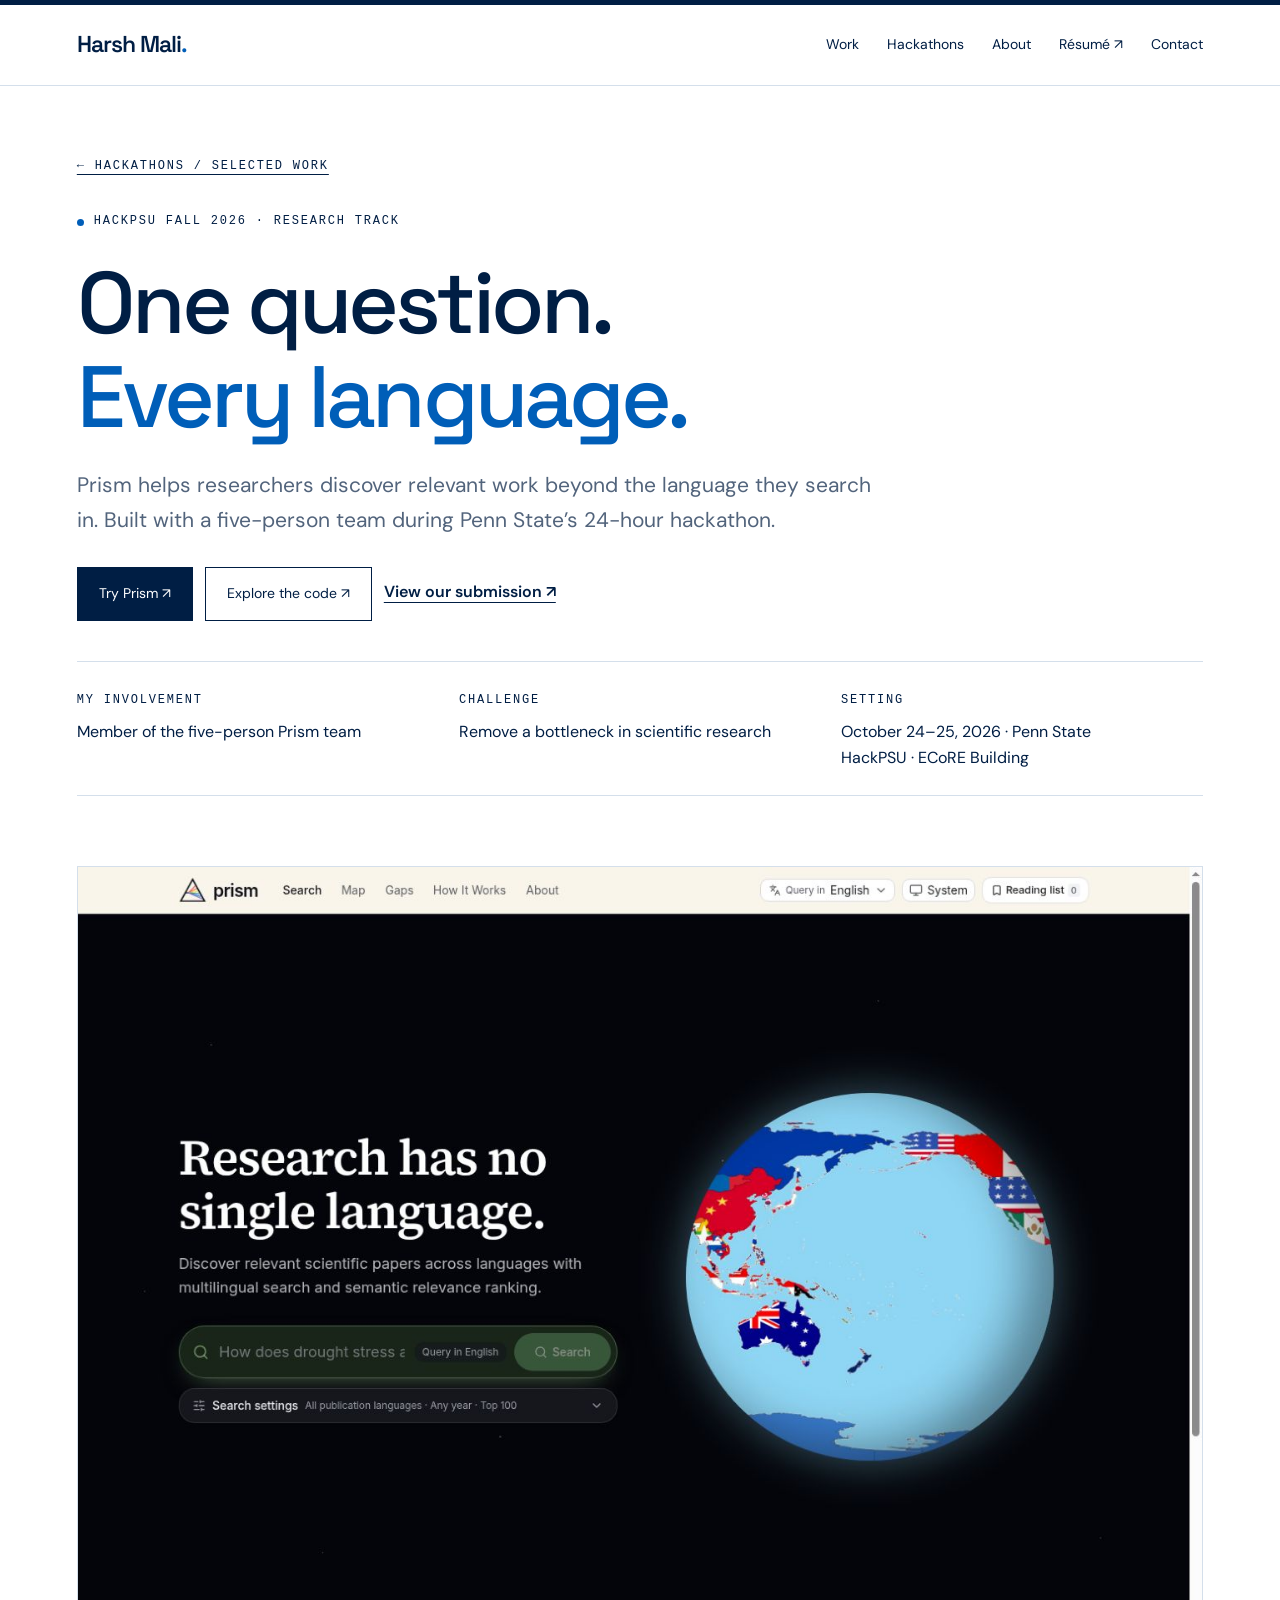
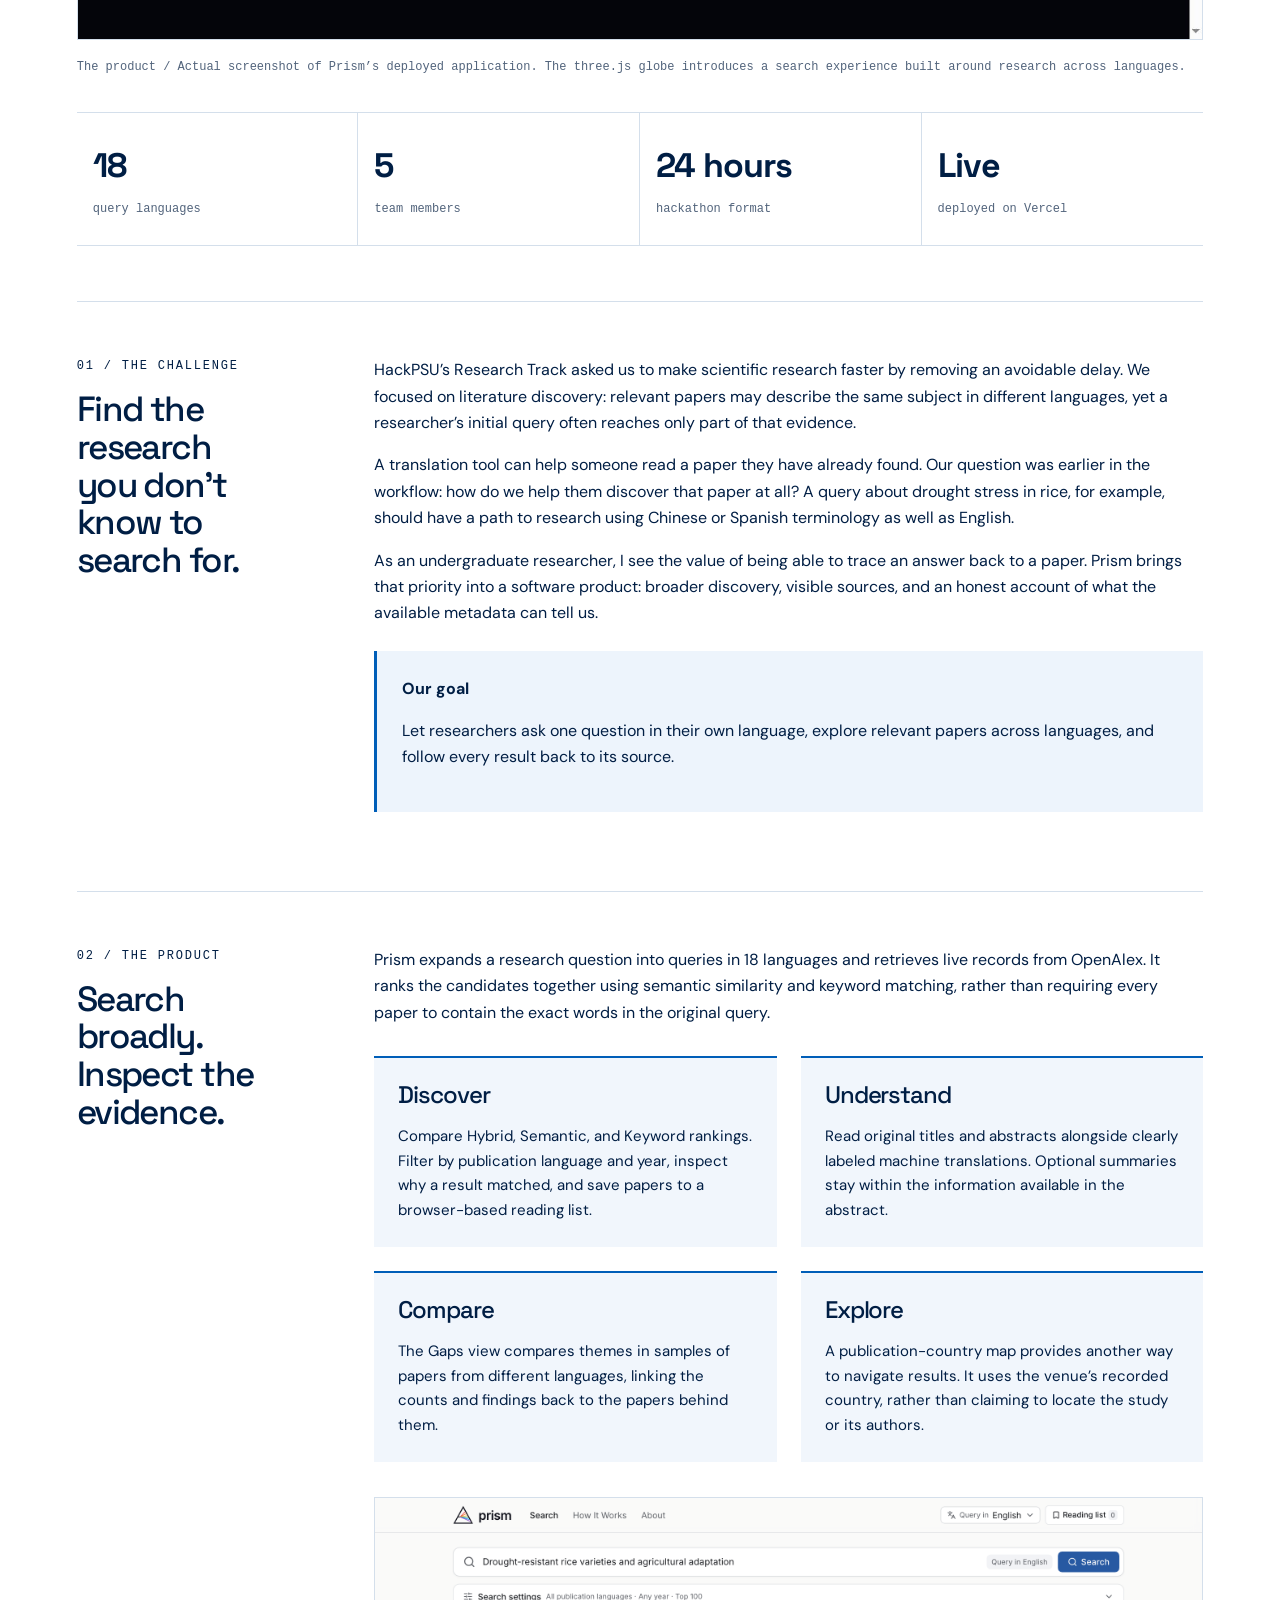
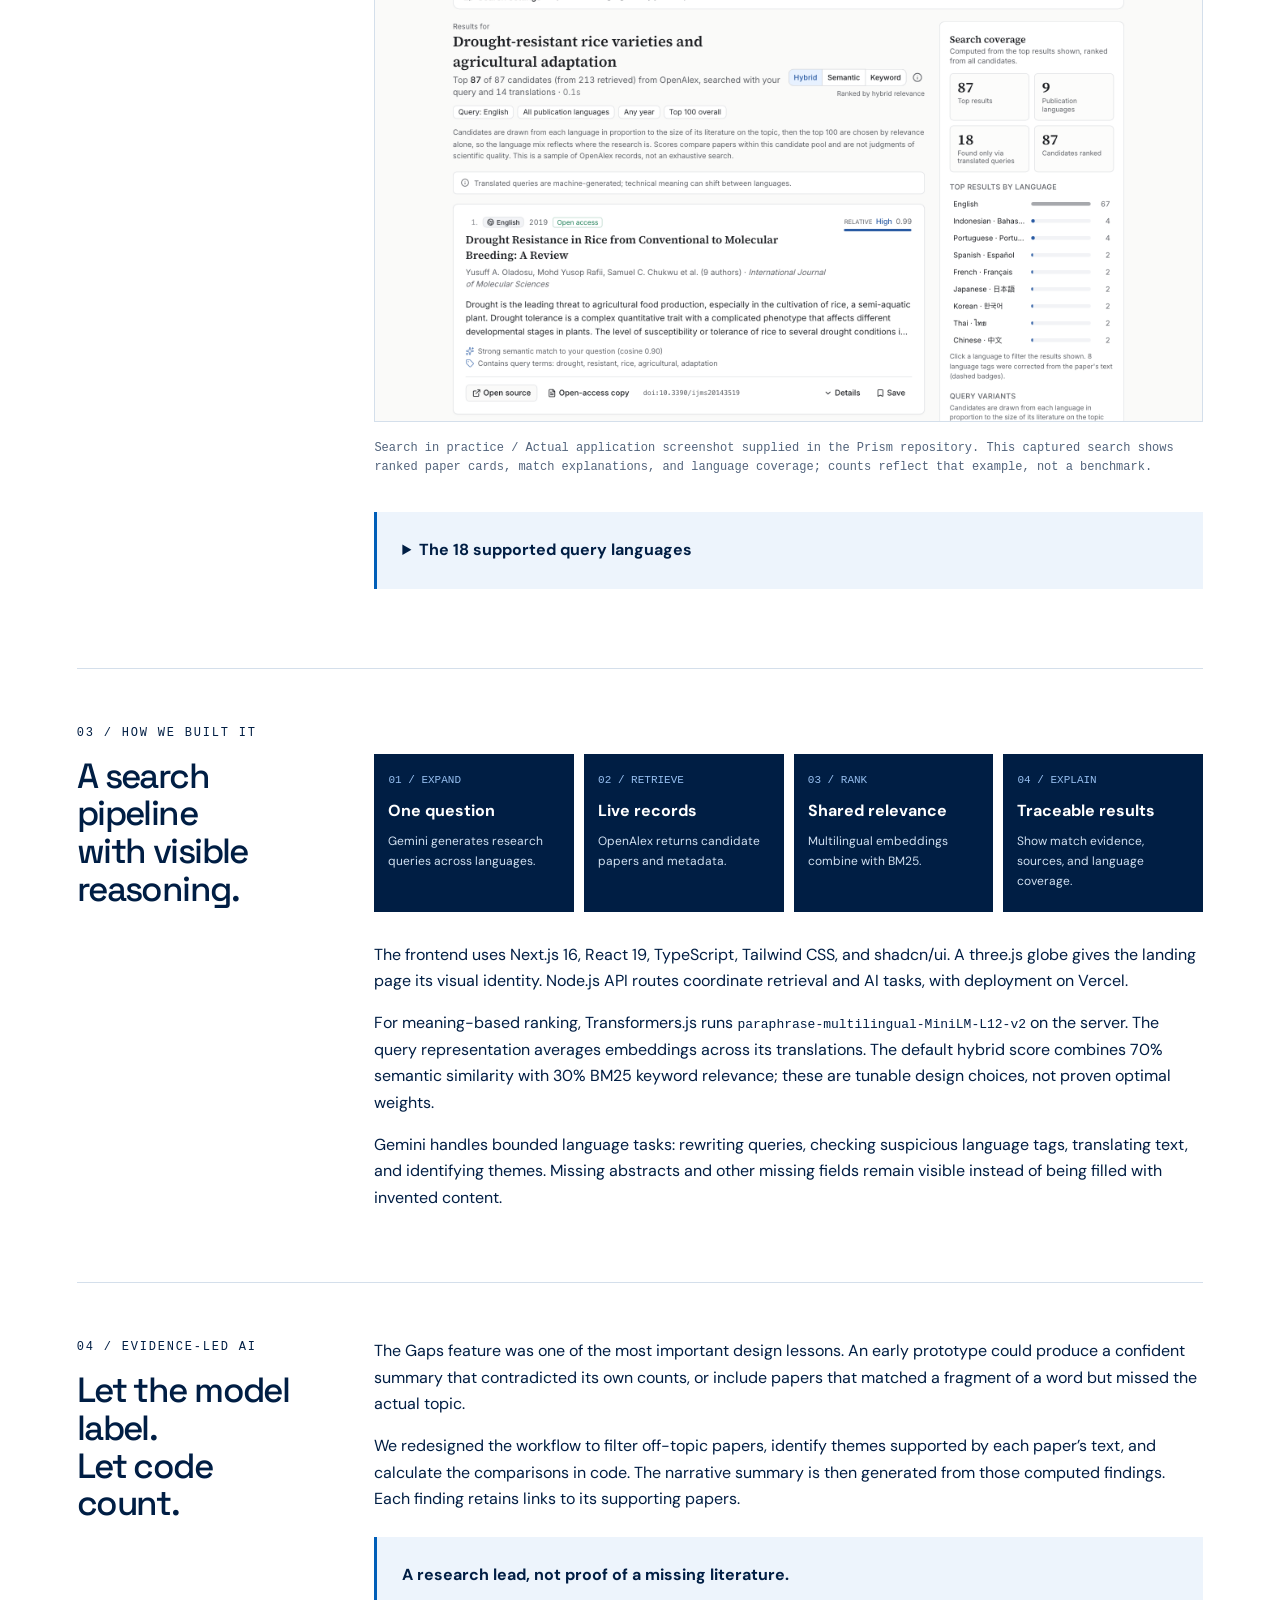
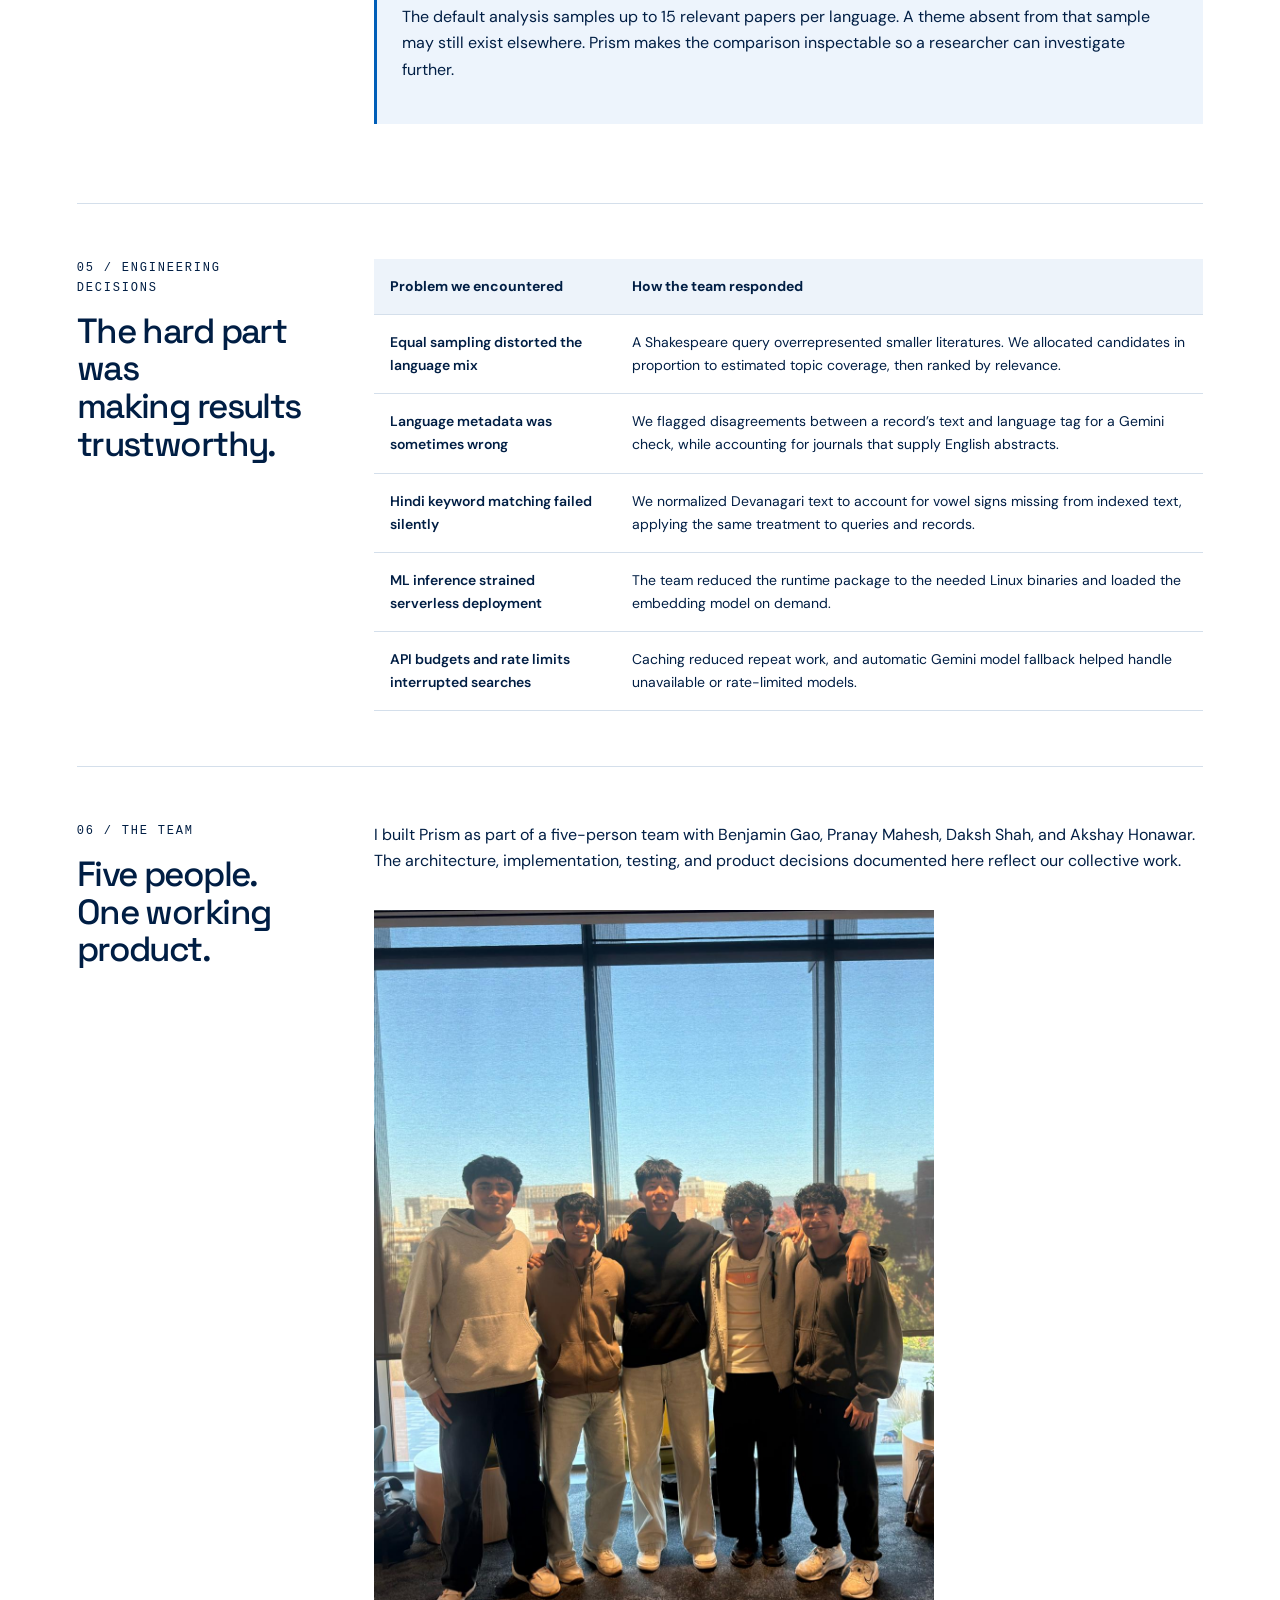
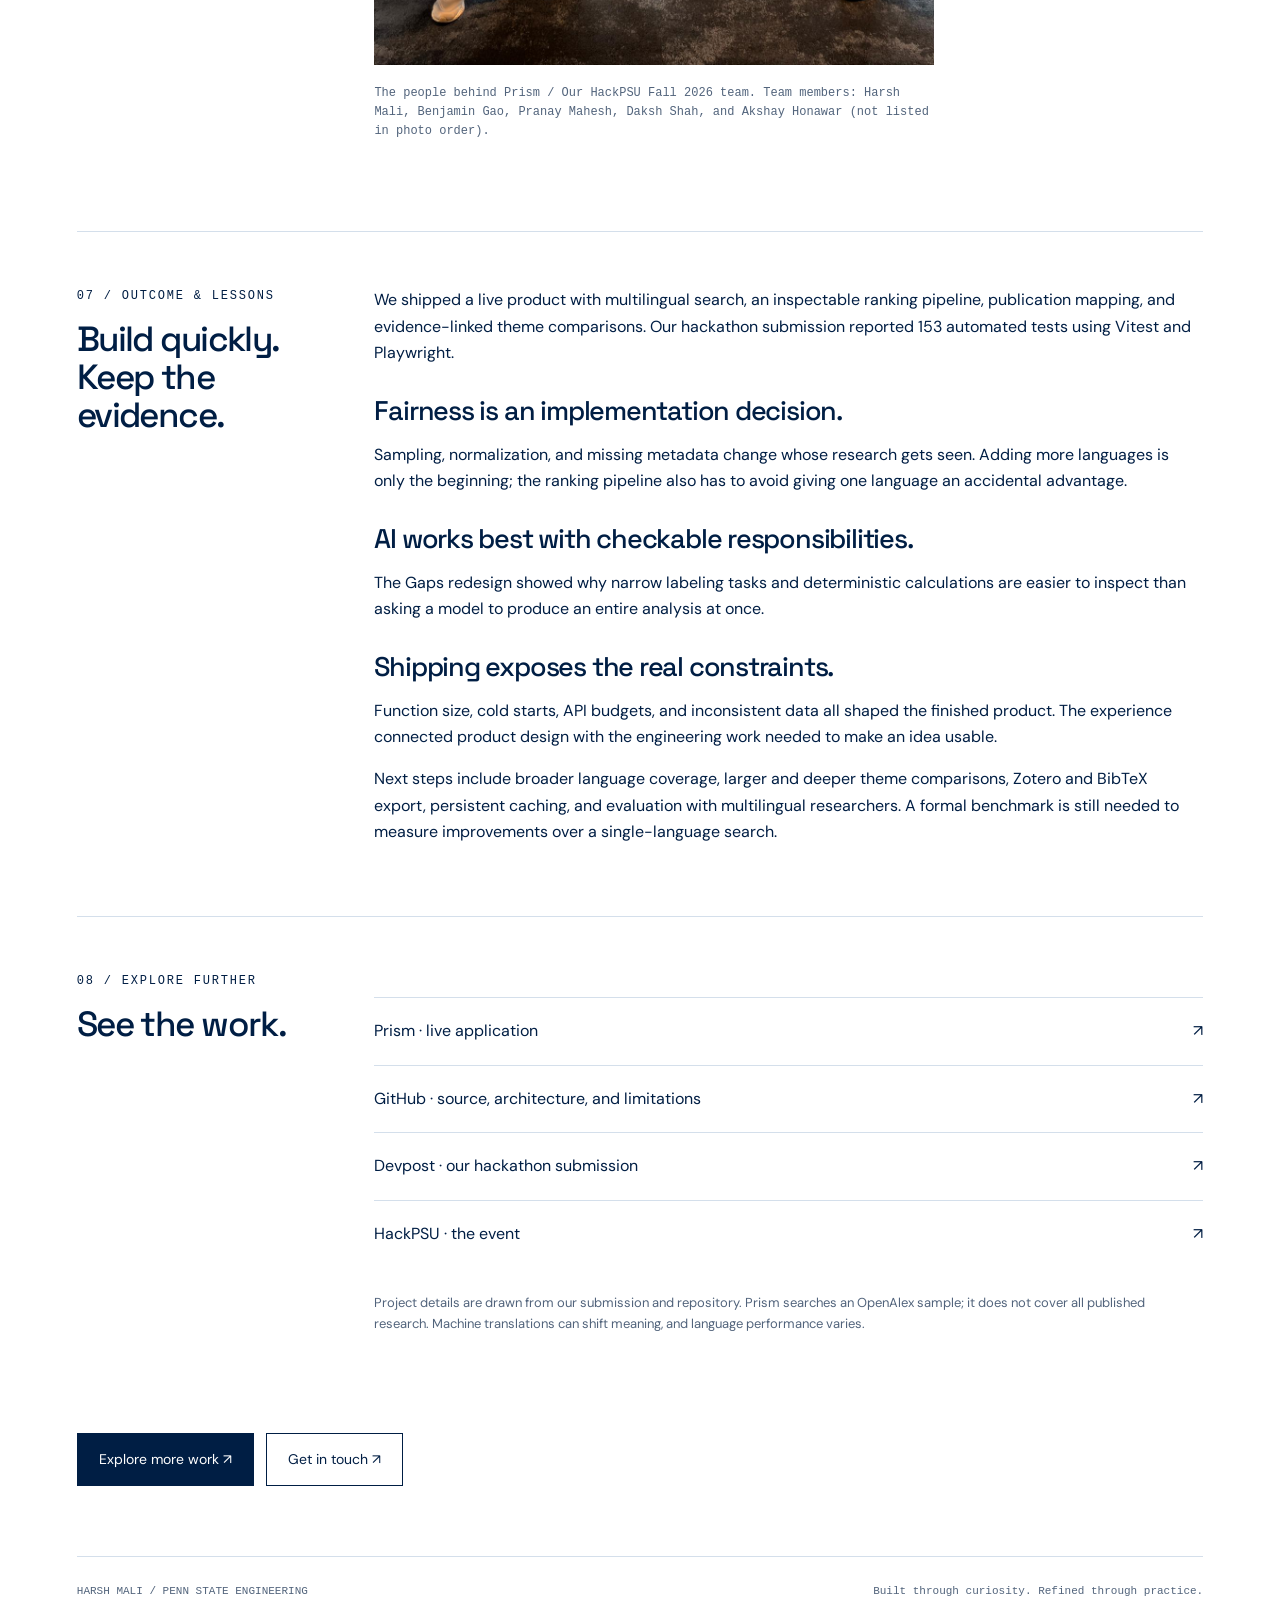
<file: prism.html>
<!doctype html>
<html lang="en"><head><meta charset="utf-8"><meta name="viewport" content="width=device-width,initial-scale=1"><meta name="description" content="Prism at HackPSU Fall 2026: Harsh Mali and a five-person team built multilingual research discovery across 18 languages, with hybrid ranking and evidence-linked gap analysis."><title>Prism · HackPSU Research Track | Harsh Mali</title><link rel="stylesheet" href="assets/css/style.css"></head>
<body class="prism-case"><a class="skip" href="#main">Skip to content</a><nav><a class="brand" href="index.html">Harsh Mali<span style="color:#005eb8">.</span></a><div class="links"><a href="index.html#work">Work</a><a href="index.html#hackathons">Hackathons</a><a href="index.html#about">About</a><a href="resume.html">Résumé ↗</a><a href="index.html#contact">Contact</a></div></nav>
<main id="main"><div class="wrap">
<header class="case-hero"><a class="meta" href="index.html#hackathons">← Hackathons / Selected work</a><div class="eyebrow prism-eyebrow"><span class="dot"></span>HackPSU Fall 2026 · Research Track</div><h1>One question.<br><span class="prism-accent">Every language.</span></h1><p class="lede">Prism helps researchers discover relevant work beyond the language they search in. Built with a five-person team during Penn State’s 24-hour hackathon.</p>
<div class="actions"><a class="button" href="https://prism-mauve-eight.vercel.app/" target="_blank" rel="noopener noreferrer">Try Prism ↗</a><a class="button light" href="https://github.com/benjamingao93/Prism" target="_blank" rel="noopener noreferrer">Explore the code ↗</a><a class="text-link" href="https://devpost.com/software/prism-u7gdv0" target="_blank" rel="noopener noreferrer">View our submission ↗</a></div>
<div class="facts"><div><span class="meta">My involvement</span><p>Member of the five-person Prism team</p></div><div><span class="meta">Challenge</span><p>Remove a bottleneck in scientific research</p></div><div><span class="meta">Setting</span><p>October 24–25, 2026 · Penn State<br>HackPSU · ECoRE Building</p></div></div></header>
<figure class="wide-image prism-screen"><button class="viewer" aria-label="Enlarge Prism's live application"><img src="assets/images/app-home.jpg" alt="Actual Prism homepage with a flag-covered globe and research question search bar" width="1348" height="926"></button><figcaption class="caption">The product / Actual screenshot of Prism’s deployed application. The three.js globe introduces a search experience built around research across languages.</figcaption></figure>
<div class="prism-metrics"><div><strong>18</strong><span>query languages</span></div><div><strong>5</strong><span>team members</span></div><div><strong>24 hours</strong><span>hackathon format</span></div><div><strong>Live</strong><span>deployed on Vercel</span></div></div>
<section class="content-grid" id="challenge"><div><div class="meta">01 / The challenge</div><h2>Find the research<br>you don’t know to search for.</h2></div><div class="body-copy"><p>HackPSU’s Research Track asked us to make scientific research faster by removing an avoidable delay. We focused on literature discovery: relevant papers may describe the same subject in different languages, yet a researcher’s initial query often reaches only part of that evidence.</p><p>A translation tool can help someone read a paper they have already found. Our question was earlier in the workflow: how do we help them discover that paper at all? A query about drought stress in rice, for example, should have a path to research using Chinese or Spanish terminology as well as English.</p><p>As an undergraduate researcher, I see the value of being able to trace an answer back to a paper. Prism brings that priority into a software product: broader discovery, visible sources, and an honest account of what the available metadata can tell us.</p><div class="callout"><strong>Our goal</strong><p>Let researchers ask one question in their own language, explore relevant papers across languages, and follow every result back to its source.</p></div></div></section>
<section class="content-grid" id="experience"><div><div class="meta">02 / The product</div><h2>Search broadly.<br>Inspect the evidence.</h2></div><div class="body-copy"><p>Prism expands a research question into queries in 18 languages and retrieves live records from OpenAlex. It ranks the candidates together using semantic similarity and keyword matching, rather than requiring every paper to contain the exact words in the original query.</p><div class="prism-feature-grid"><article><h3>Discover</h3><p>Compare Hybrid, Semantic, and Keyword rankings. Filter by publication language and year, inspect why a result matched, and save papers to a browser-based reading list.</p></article><article><h3>Understand</h3><p>Read original titles and abstracts alongside clearly labeled machine translations. Optional summaries stay within the information available in the abstract.</p></article><article><h3>Compare</h3><p>The Gaps view compares themes in samples of papers from different languages, linking the counts and findings back to the papers behind them.</p></article><article><h3>Explore</h3><p>A publication-country map provides another way to navigate results. It uses the venue’s recorded country, rather than claiming to locate the study or its authors.</p></article></div>
<figure class="wide-image prism-screen"><button class="viewer" aria-label="Enlarge Prism search results and language coverage"><img src="assets/images/search-results.png" alt="Prism search results for drought-resistant rice, showing paper cards, hybrid ranking, and a language coverage sidebar" loading="lazy"></button><figcaption class="caption">Search in practice / Actual application screenshot supplied in the Prism repository. This captured search shows ranked paper cards, match explanations, and language coverage; counts reflect that example, not a benchmark.</figcaption></figure>
<details class="callout"><summary><strong>The 18 supported query languages</strong></summary><p>English, Chinese, Spanish, Portuguese, French, German, Japanese, Russian, Korean, Indonesian, Italian, Turkish, Polish, Ukrainian, Arabic, Hindi, Afrikaans, and Swahili.</p></details></div></section>
<section class="content-grid" id="architecture"><div><div class="meta">03 / How we built it</div><h2>A search pipeline<br>with visible reasoning.</h2></div><div class="body-copy"><div class="flow"><div><small>01 / EXPAND</small><strong>One question</strong><p>Gemini generates research queries across languages.</p></div><div><small>02 / RETRIEVE</small><strong>Live records</strong><p>OpenAlex returns candidate papers and metadata.</p></div><div><small>03 / RANK</small><strong>Shared relevance</strong><p>Multilingual embeddings combine with BM25.</p></div><div><small>04 / EXPLAIN</small><strong>Traceable results</strong><p>Show match evidence, sources, and language coverage.</p></div></div>
<p>The frontend uses Next.js 16, React 19, TypeScript, Tailwind CSS, and shadcn/ui. A three.js globe gives the landing page its visual identity. Node.js API routes coordinate retrieval and AI tasks, with deployment on Vercel.</p><p>For meaning-based ranking, Transformers.js runs <code>paraphrase-multilingual-MiniLM-L12-v2</code> on the server. The query representation averages embeddings across its translations. The default hybrid score combines 70% semantic similarity with 30% BM25 keyword relevance; these are tunable design choices, not proven optimal weights.</p><p>Gemini handles bounded language tasks: rewriting queries, checking suspicious language tags, translating text, and identifying themes. Missing abstracts and other missing fields remain visible instead of being filled with invented content.</p></div></section>
<section class="content-grid" id="gaps"><div><div class="meta">04 / Evidence-led AI</div><h2>Let the model label.<br>Let code count.</h2></div><div class="body-copy"><p>The Gaps feature was one of the most important design lessons. An early prototype could produce a confident summary that contradicted its own counts, or include papers that matched a fragment of a word but missed the actual topic.</p><p>We redesigned the workflow to filter off-topic papers, identify themes supported by each paper’s text, and calculate the comparisons in code. The narrative summary is then generated from those computed findings. Each finding retains links to its supporting papers.</p><div class="callout"><strong>A research lead, not proof of a missing literature.</strong><p>The default analysis samples up to 15 relevant papers per language. A theme absent from that sample may still exist elsewhere. Prism makes the comparison inspectable so a researcher can investigate further.</p></div></div></section>
<section class="content-grid" id="engineering"><div><div class="meta">05 / Engineering decisions</div><h2>The hard part was<br>making results trustworthy.</h2></div><div class="body-copy"><div class="table-wrap"><table><thead><tr><th scope="col">Problem we encountered</th><th scope="col">How the team responded</th></tr></thead><tbody>
<tr><td>Equal sampling distorted the language mix</td><td>A Shakespeare query overrepresented smaller literatures. We allocated candidates in proportion to estimated topic coverage, then ranked by relevance.</td></tr>
<tr><td>Language metadata was sometimes wrong</td><td>We flagged disagreements between a record’s text and language tag for a Gemini check, while accounting for journals that supply English abstracts.</td></tr>
<tr><td>Hindi keyword matching failed silently</td><td>We normalized Devanagari text to account for vowel signs missing from indexed text, applying the same treatment to queries and records.</td></tr>
<tr><td>ML inference strained serverless deployment</td><td>The team reduced the runtime package to the needed Linux binaries and loaded the embedding model on demand.</td></tr>
<tr><td>API budgets and rate limits interrupted searches</td><td>Caching reduced repeat work, and automatic Gemini model fallback helped handle unavailable or rate-limited models.</td></tr>
</tbody></table></div></div></section>
<section class="content-grid" id="team"><div><div class="meta">06 / The team</div><h2>Five people.<br>One working product.</h2></div><div class="body-copy"><p>I built Prism as part of a five-person team with Benjamin Gao, Pranay Mahesh, Daksh Shah, and Akshay Honawar. The architecture, implementation, testing, and product decisions documented here reflect our collective work.</p><figure class="wide-image prism-team"><button class="viewer" aria-label="Enlarge the Prism hackathon team photo"><img src="assets/images/team.jpeg" alt="The five-person Prism team together at HackPSU Fall 2026" width="1186" height="1600" loading="lazy"></button><figcaption class="caption">The people behind Prism / Our HackPSU Fall 2026 team. Team members: Harsh Mali, Benjamin Gao, Pranay Mahesh, Daksh Shah, and Akshay Honawar (not listed in photo order).</figcaption></figure></div></section>
<section class="content-grid" id="lessons"><div><div class="meta">07 / Outcome & lessons</div><h2>Build quickly.<br>Keep the evidence.</h2></div><div class="body-copy"><p>We shipped a live product with multilingual search, an inspectable ranking pipeline, publication mapping, and evidence-linked theme comparisons. Our hackathon submission reported 153 automated tests using Vitest and Playwright.</p><h3>Fairness is an implementation decision.</h3><p>Sampling, normalization, and missing metadata change whose research gets seen. Adding more languages is only the beginning; the ranking pipeline also has to avoid giving one language an accidental advantage.</p><h3>AI works best with checkable responsibilities.</h3><p>The Gaps redesign showed why narrow labeling tasks and deterministic calculations are easier to inspect than asking a model to produce an entire analysis at once.</p><h3>Shipping exposes the real constraints.</h3><p>Function size, cold starts, API budgets, and inconsistent data all shaped the finished product. The experience connected product design with the engineering work needed to make an idea usable.</p><p>Next steps include broader language coverage, larger and deeper theme comparisons, Zotero and BibTeX export, persistent caching, and evaluation with multilingual researchers. A formal benchmark is still needed to measure improvements over a single-language search.</p></div></section>
<section class="content-grid prism-sources"><div><div class="meta">08 / Explore further</div><h2>See the work.</h2></div><div class="body-copy"><div class="downloads"><a href="https://prism-mauve-eight.vercel.app/" target="_blank" rel="noopener noreferrer"><span>Prism · live application</span><span>↗</span></a><a href="https://github.com/benjamingao93/Prism" target="_blank" rel="noopener noreferrer"><span>GitHub · source, architecture, and limitations</span><span>↗</span></a><a href="https://devpost.com/software/prism-u7gdv0" target="_blank" rel="noopener noreferrer"><span>Devpost · our hackathon submission</span><span>↗</span></a><a href="https://hackpsu.org/" target="_blank" rel="noopener noreferrer"><span>HackPSU · the event</span><span>↗</span></a></div><p class="notice">Project details are drawn from our submission and repository. Prism searches an OpenAlex sample; it does not cover all published research. Machine translations can shift meaning, and language performance varies.</p></div></section>
<div class="actions" style="margin-bottom:70px"><a class="button" href="index.html#work">Explore more work ↗</a><a class="button light" href="index.html#contact">Get in touch ↗</a></div>
</div></main><div class="wrap"><footer><span>HARSH MALI / PENN STATE ENGINEERING</span><span>Built through curiosity. Refined through practice.</span></footer></div><dialog id="lightbox"><button type="button" onclick="this.closest('dialog').close()">Close ×</button><img alt=""></dialog><script src="assets/js/site.js"></script></body></html>
</file>
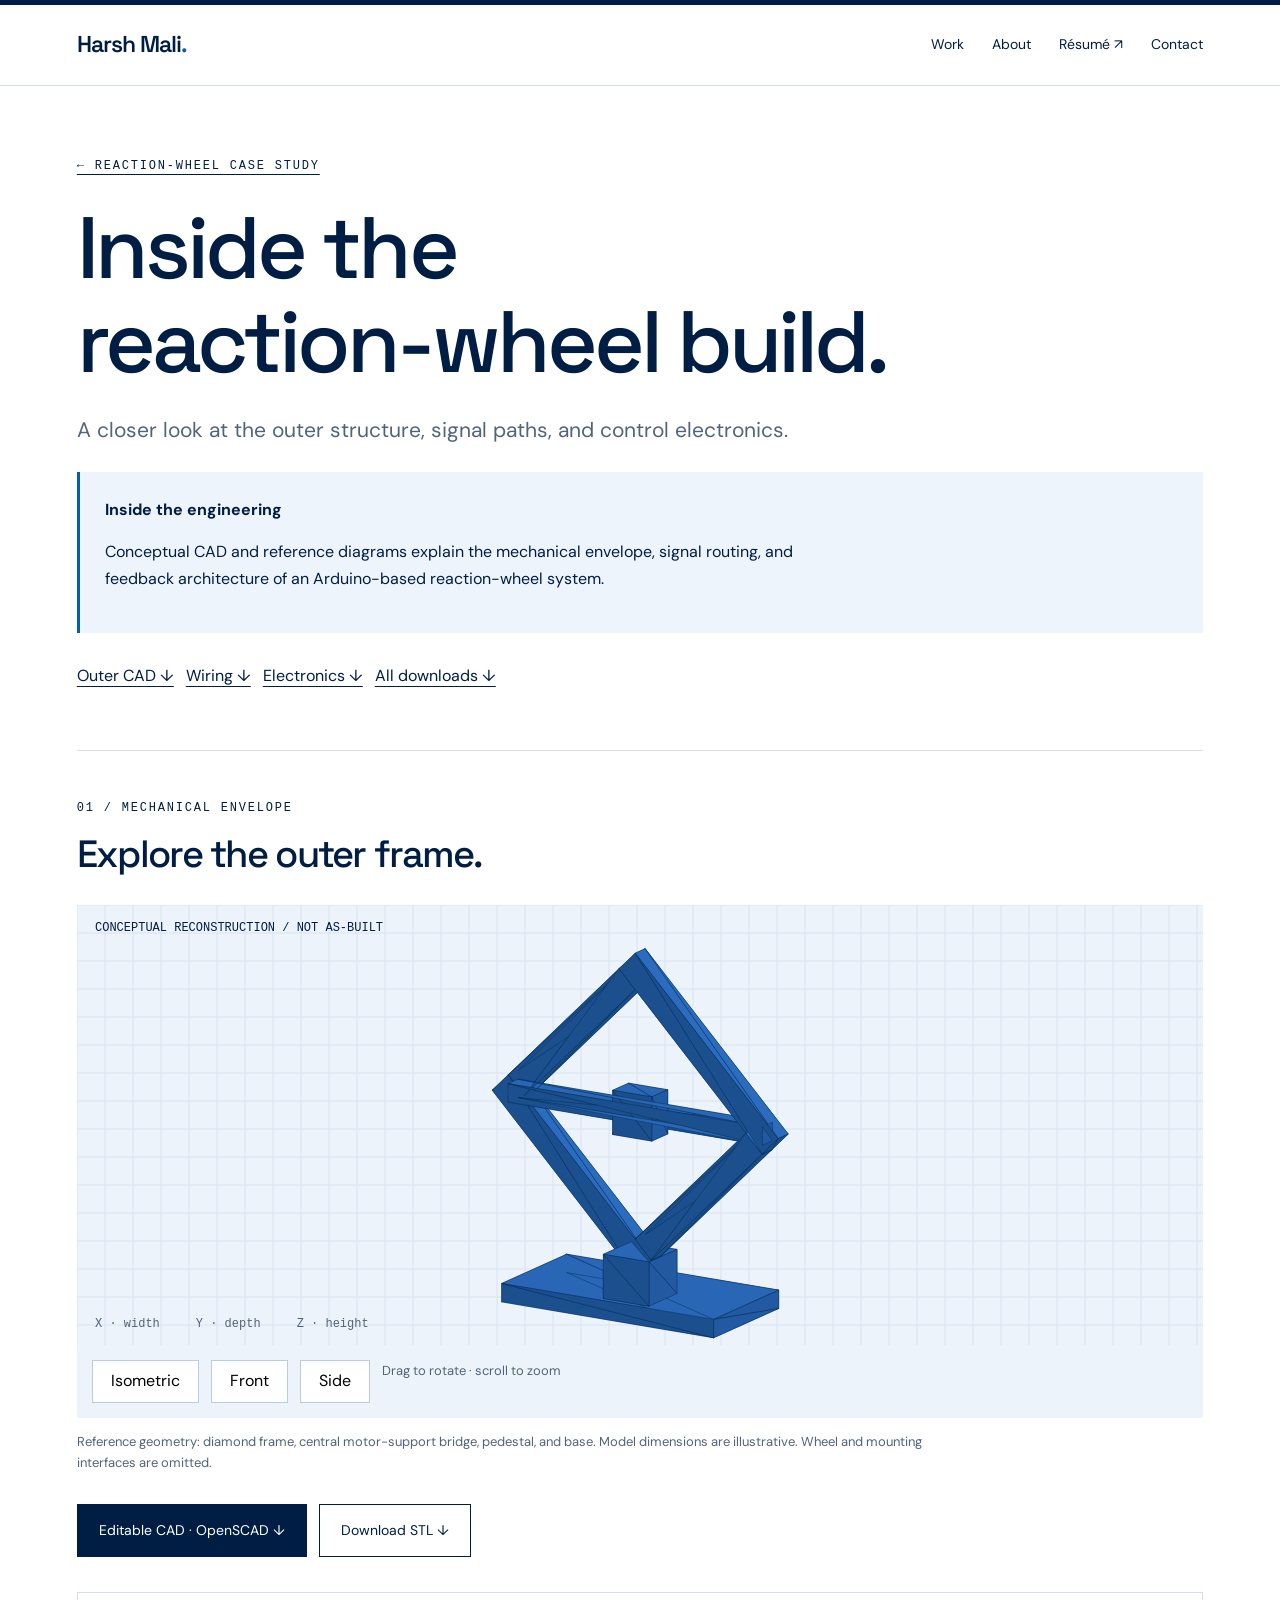
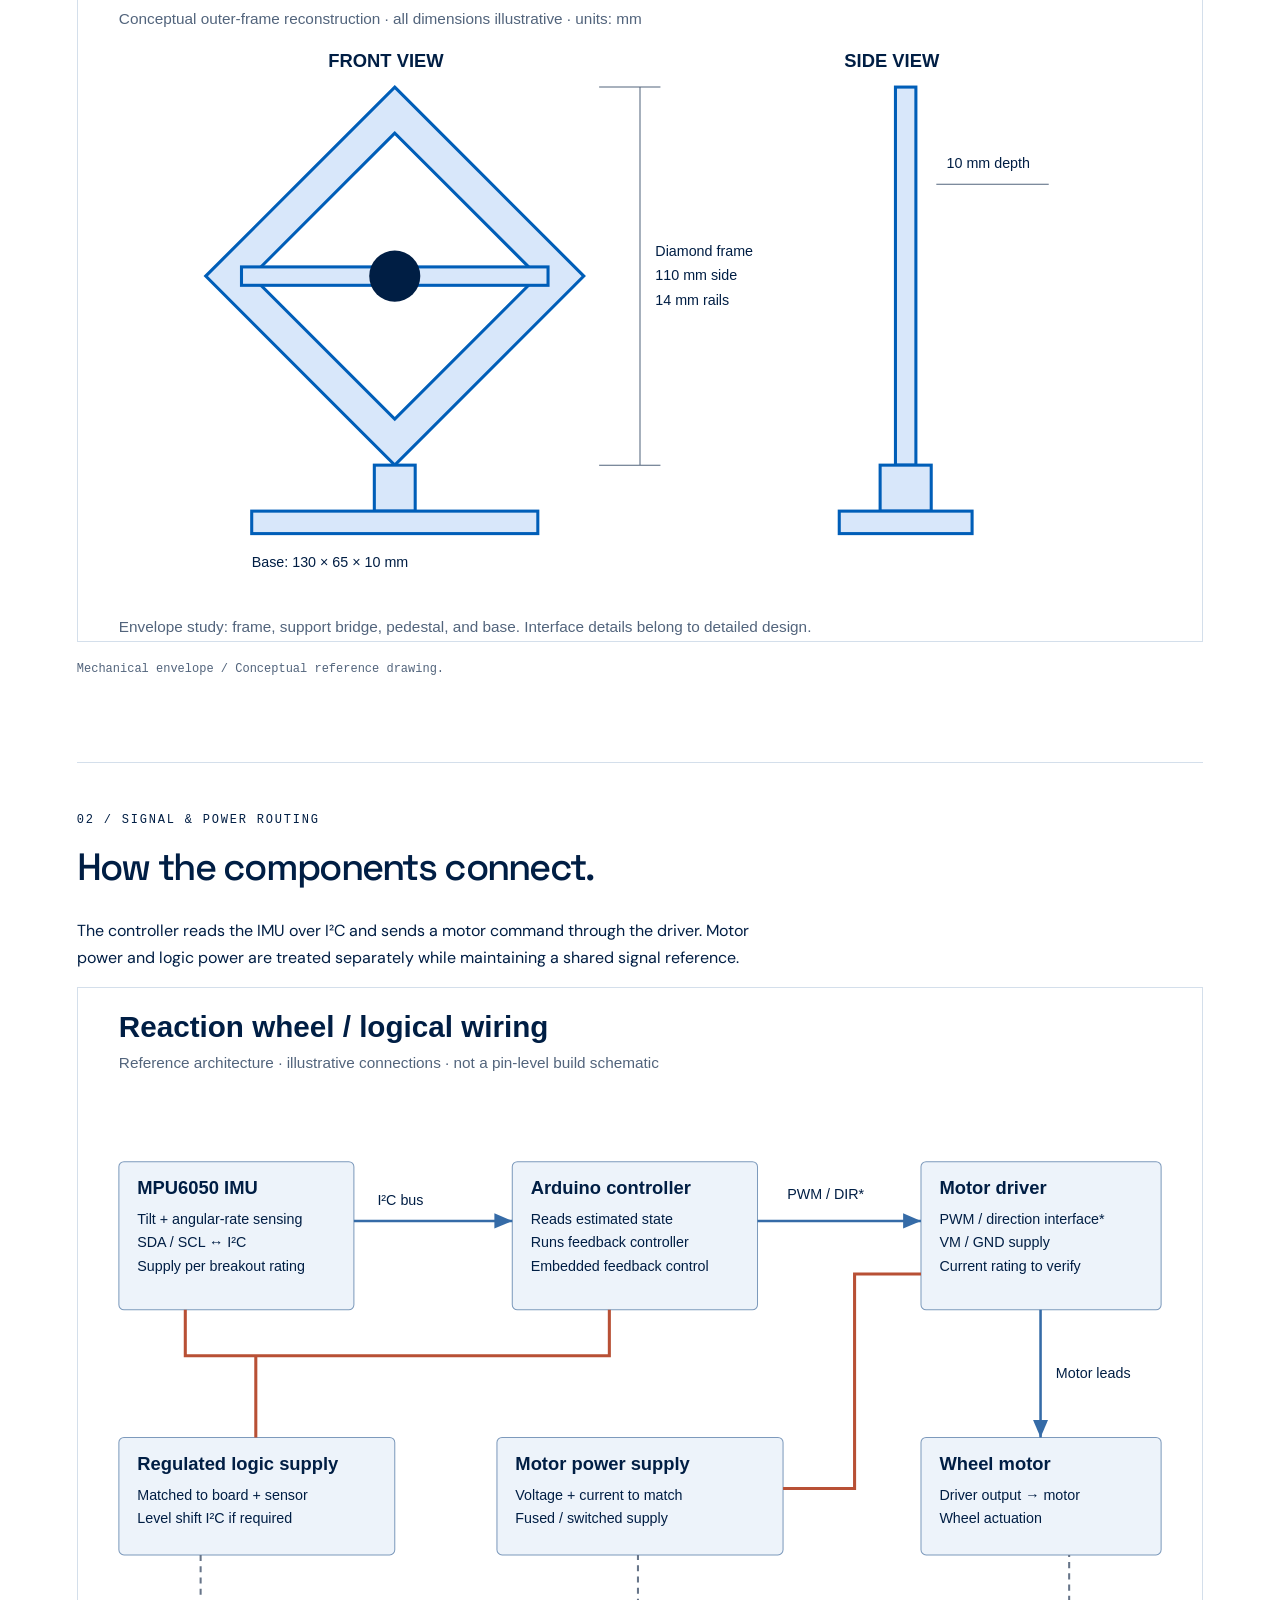
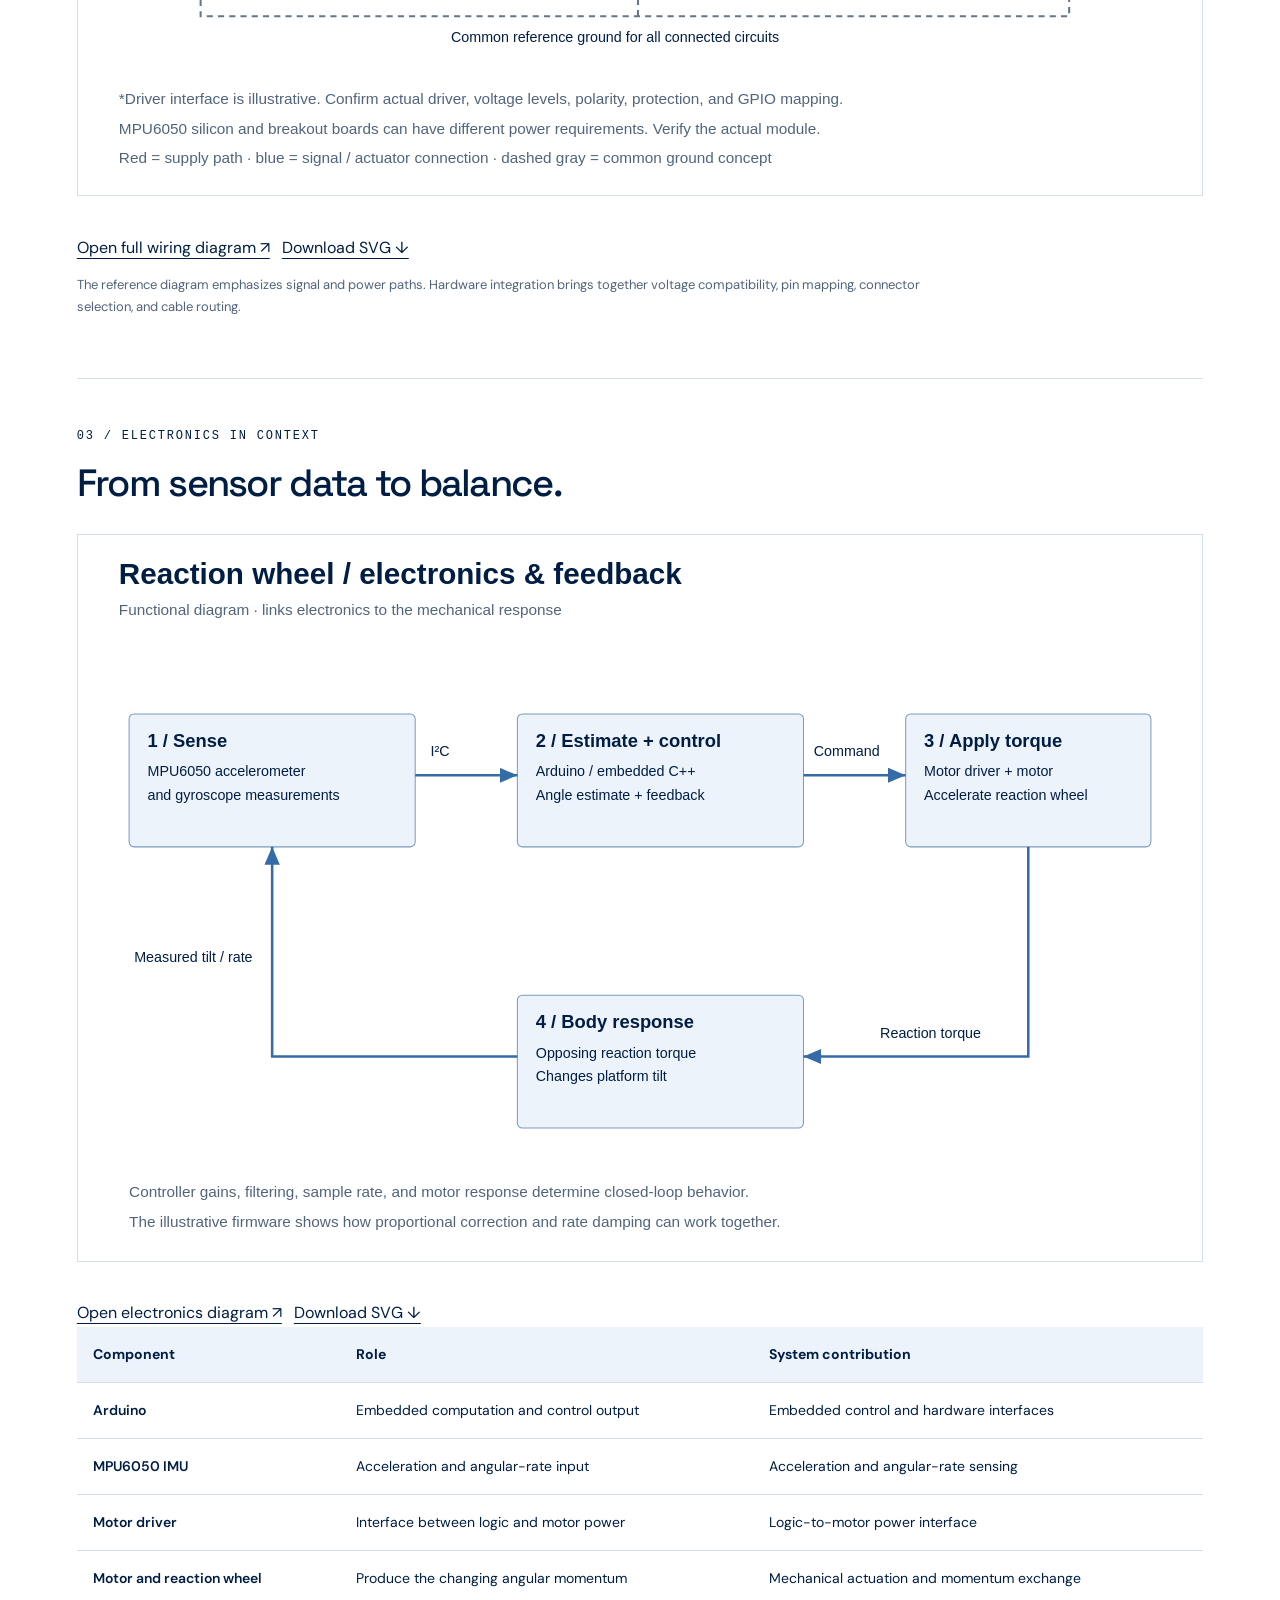
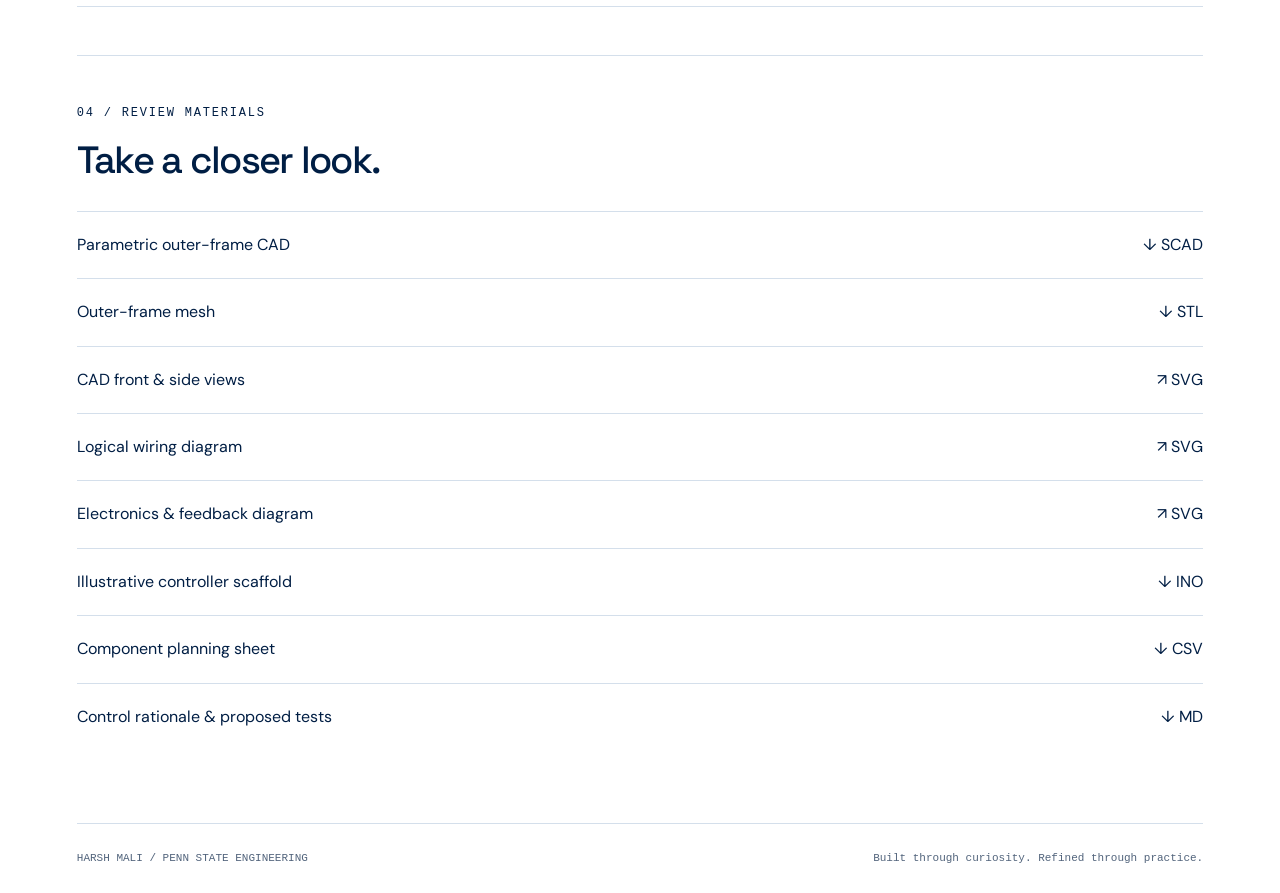
<file: reaction-wheel-docs.html>
<!doctype html><html lang="en"><head><meta charset="utf-8"><meta name="viewport" content="width=device-width,initial-scale=1"><meta name="description" content="Harsh Mali — mechanical engineering, robotics, additive manufacturing research, and hands-on project work at Penn State."><title>Reaction-Wheel Documentation | Harsh Mali</title><link rel="stylesheet" href="assets/css/style.css"></head><body><a class="skip" href="#main">Skip to content</a><nav><a class="brand" href="index.html">Harsh Mali<span style="color:#005eb8">.</span></a><div class="links"><a href="index.html#work">Work</a><a href="index.html#about">About</a><a href="resume.html">Résumé ↗</a><a href="index.html#contact">Contact</a></div></nav><main id="main"><div class="wrap"><header class="case-hero"><a class="meta" href="reaction-wheel.html">← Reaction-wheel case study</a><h1>Inside the<br>reaction-wheel build.</h1><p class="lede">A closer look at the outer structure, signal paths, and control electronics.</p><div class="callout"><strong>Inside the engineering</strong><p>Conceptual CAD and reference diagrams explain the mechanical envelope, signal routing, and feedback architecture of an Arduino-based reaction-wheel system.</p></div><div class="actions"><a href="#cad">Outer CAD ↓</a><a href="#wiring">Wiring ↓</a><a href="#electronics">Electronics ↓</a><a href="#files">All downloads ↓</a></div></header><section class="doc-section" id="cad"><div class="meta">01 / Mechanical envelope</div><h2>Explore the outer frame.</h2><canvas id="cad-view" aria-label="Interactive 3D reference model of the outer reaction-wheel frame. Use front, side, and isometric buttons to change view.">A 3D reference frame. Download the STL or view the drawing below.</canvas><div class="cad-toolbar"><button data-view="iso">Isometric</button><button data-view="front">Front</button><button data-view="side">Side</button><span class="notice">Drag to rotate · scroll to zoom</span></div><p class="notice">Reference geometry: diamond frame, central motor-support bridge, pedestal, and base. Model dimensions are illustrative. Wheel and mounting interfaces are omitted.</p><div class="actions"><a class="button" href="assets/reaction-wheel/reaction-wheel-outer-reference.scad" download>Editable CAD · OpenSCAD ↓</a><a class="button light" href="assets/reaction-wheel/reaction-wheel-outer-reference.stl" download>Download STL ↓</a></div><figure class="wide-image"><img class="doc-diagram" src="assets/images/reaction-wheel-cad-views.svg" alt="Front and side conceptual CAD views with illustrative dimensions"><figcaption class="caption">Mechanical envelope / Conceptual reference drawing.</figcaption></figure></section><section class="doc-section" id="wiring"><div class="meta">02 / Signal & power routing</div><h2>How the components connect.</h2><p>The controller reads the IMU over I²C and sends a motor command through the driver. Motor power and logic power are treated separately while maintaining a shared signal reference.</p><img class="doc-diagram" src="assets/images/reaction-wheel-wiring.svg" alt="Logical wiring diagram linking MPU6050, Arduino, driver, motor, and power supplies"><div class="actions"><a href="assets/images/reaction-wheel-wiring.svg" target="_blank" rel="noopener">Open full wiring diagram ↗</a><a href="assets/images/reaction-wheel-wiring.svg" download>Download SVG ↓</a></div><p class="notice">The reference diagram emphasizes signal and power paths. Hardware integration brings together voltage compatibility, pin mapping, connector selection, and cable routing.</p></section><section class="doc-section" id="electronics"><div class="meta">03 / Electronics in context</div><h2>From sensor data to balance.</h2><img class="doc-diagram" src="assets/images/reaction-wheel-electronics.svg" alt="Closed-loop electronics diagram from sensing to controller to wheel torque and body response"><div class="actions"><a href="assets/images/reaction-wheel-electronics.svg" target="_blank" rel="noopener">Open electronics diagram ↗</a><a href="assets/images/reaction-wheel-electronics.svg" download>Download SVG ↓</a></div><div class="table-wrap"><table><thead><tr><th>Component</th><th>Role</th><th>System contribution</th></tr></thead><tbody><tr><td>Arduino</td><td>Embedded computation and control output</td><td>Embedded control and hardware interfaces</td></tr><tr><td>MPU6050 IMU</td><td>Acceleration and angular-rate input</td><td>Acceleration and angular-rate sensing</td></tr><tr><td>Motor driver</td><td>Interface between logic and motor power</td><td>Logic-to-motor power interface</td></tr><tr><td>Motor and reaction wheel</td><td>Produce the changing angular momentum</td><td>Mechanical actuation and momentum exchange</td></tr></tbody></table></div></section><section class="doc-section" id="files"><div class="meta">04 / Review materials</div><h2>Take a closer look.</h2><div class="downloads"><a href="assets/reaction-wheel/reaction-wheel-outer-reference.scad" download>Parametric outer-frame CAD <span>↓ SCAD</span></a><a href="assets/reaction-wheel/reaction-wheel-outer-reference.stl" download>Outer-frame mesh <span>↓ STL</span></a><a href="assets/images/reaction-wheel-cad-views.svg" target="_blank" rel="noopener">CAD front & side views <span>↗ SVG</span></a><a href="assets/images/reaction-wheel-wiring.svg" target="_blank" rel="noopener">Logical wiring diagram <span>↗ SVG</span></a><a href="assets/images/reaction-wheel-electronics.svg" target="_blank" rel="noopener">Electronics & feedback diagram <span>↗ SVG</span></a><a href="assets/reaction-wheel/reaction-wheel-reference.ino" download>Illustrative controller scaffold <span>↓ INO</span></a><a href="assets/reaction-wheel/component-planning.csv" download>Component planning sheet <span>↓ CSV</span></a><a href="assets/reaction-wheel/control-notes.md" download>Control rationale & proposed tests <span>↓ MD</span></a></div></section></div><script src="assets/js/cad-view.js"></script></main><div class="wrap"><footer><span>HARSH MALI / PENN STATE ENGINEERING</span><span>Built through curiosity. Refined through practice.</span></footer></div><dialog id="lightbox"><button type="button" onclick="this.closest('dialog').close()">Close ×</button><img alt=""></dialog><script src="assets/js/site.js"></script></body></html>
</file>
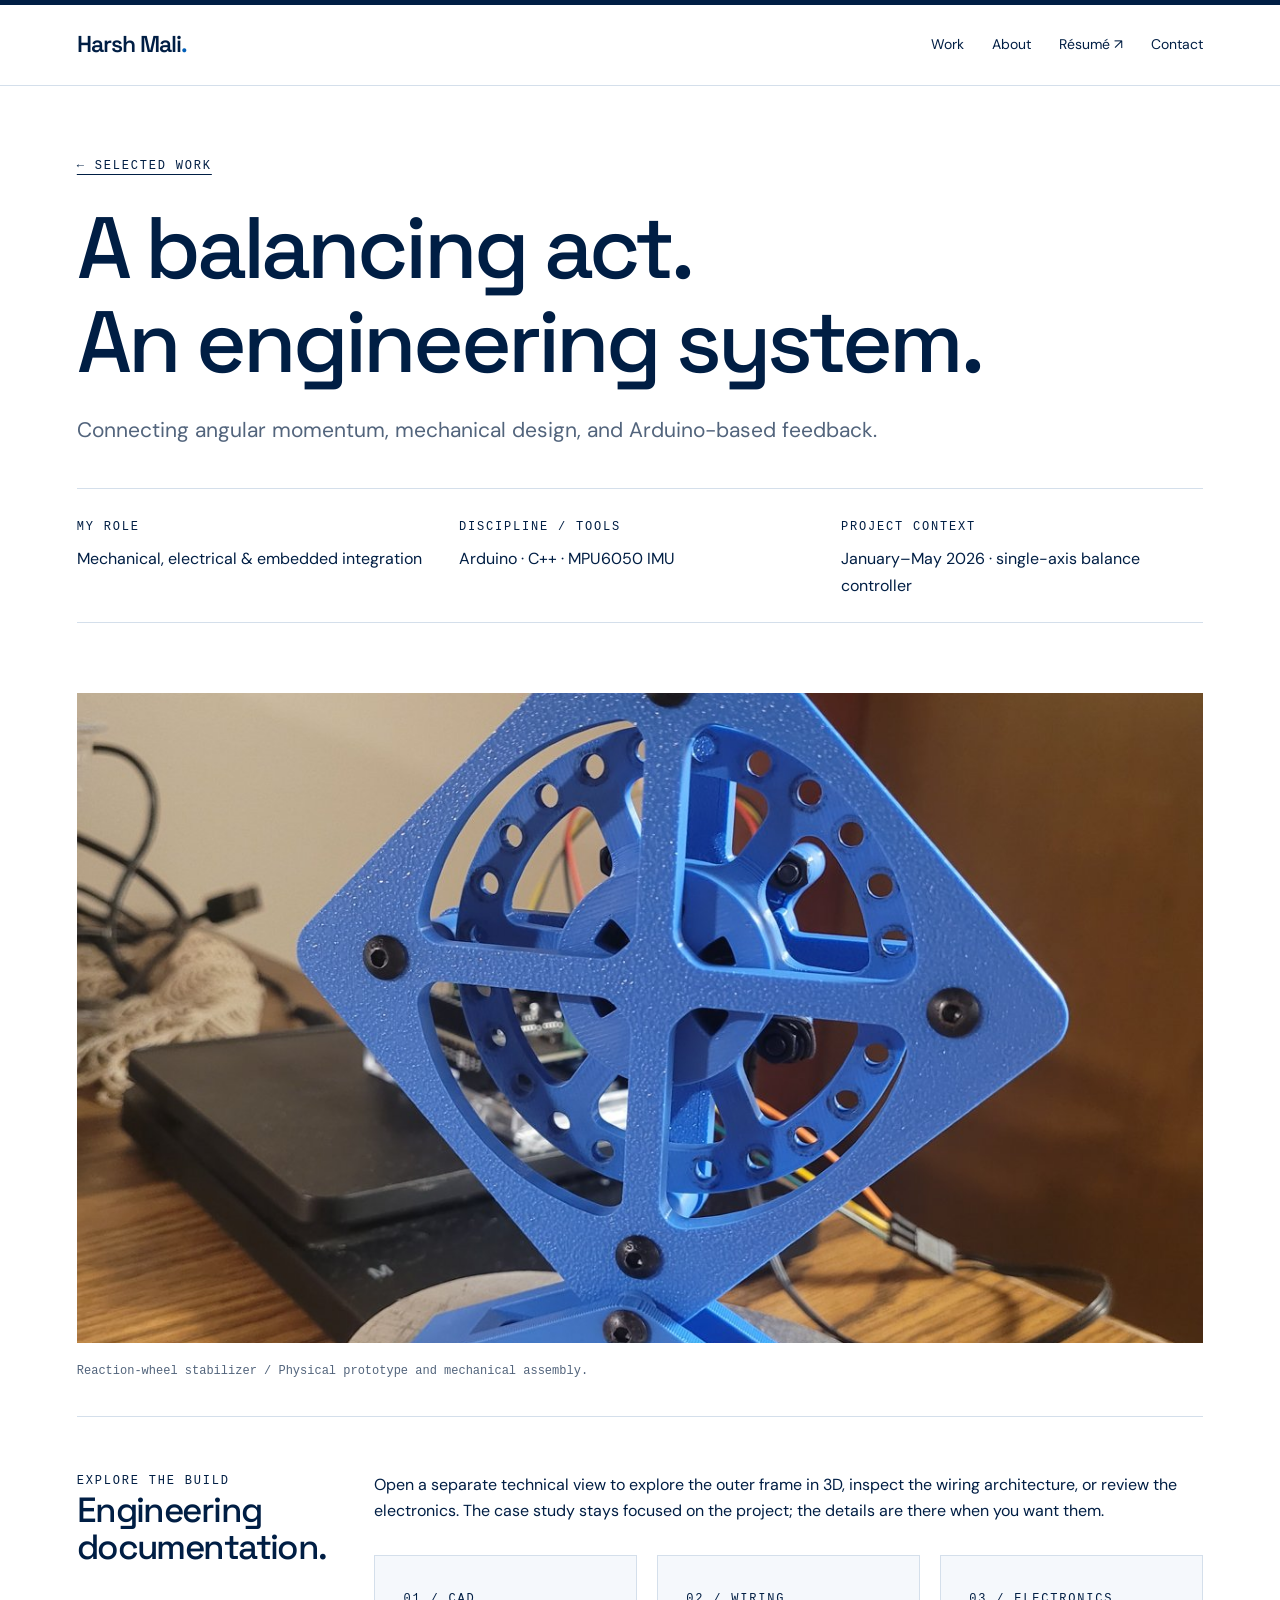
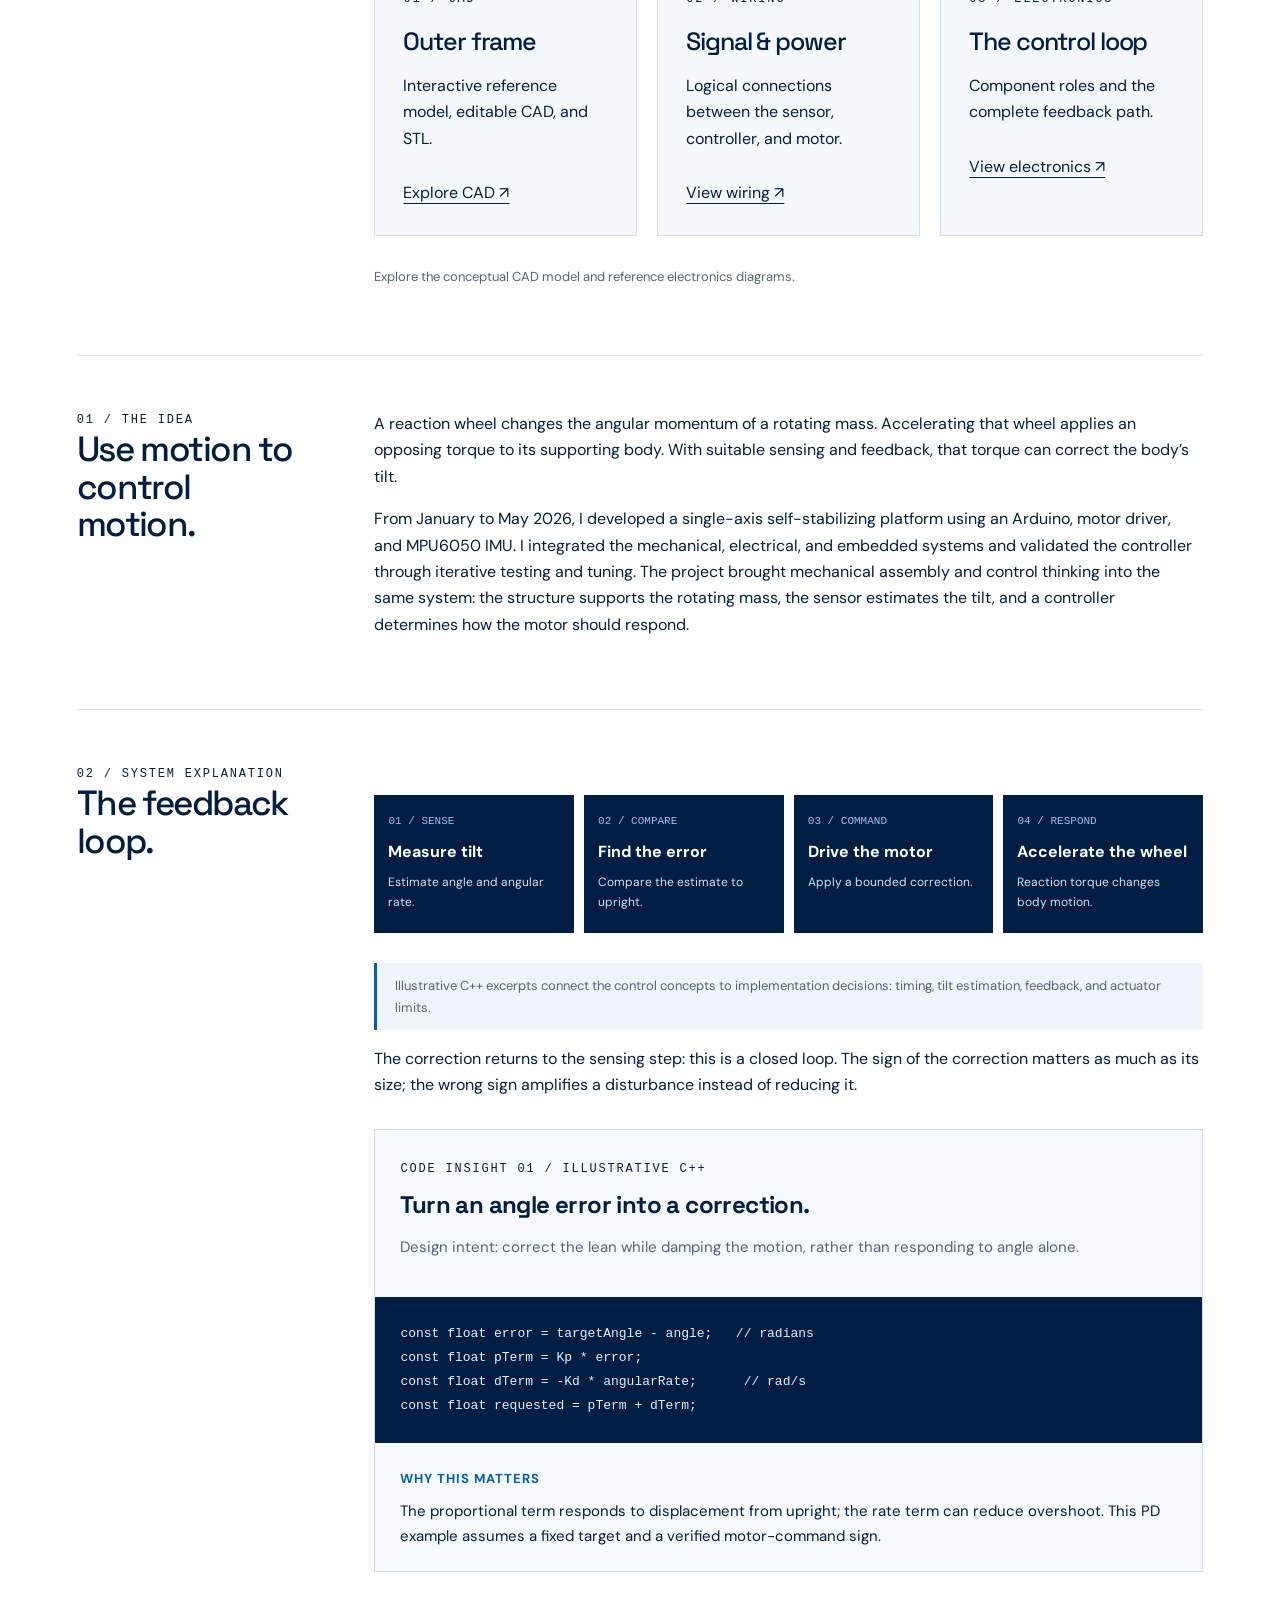
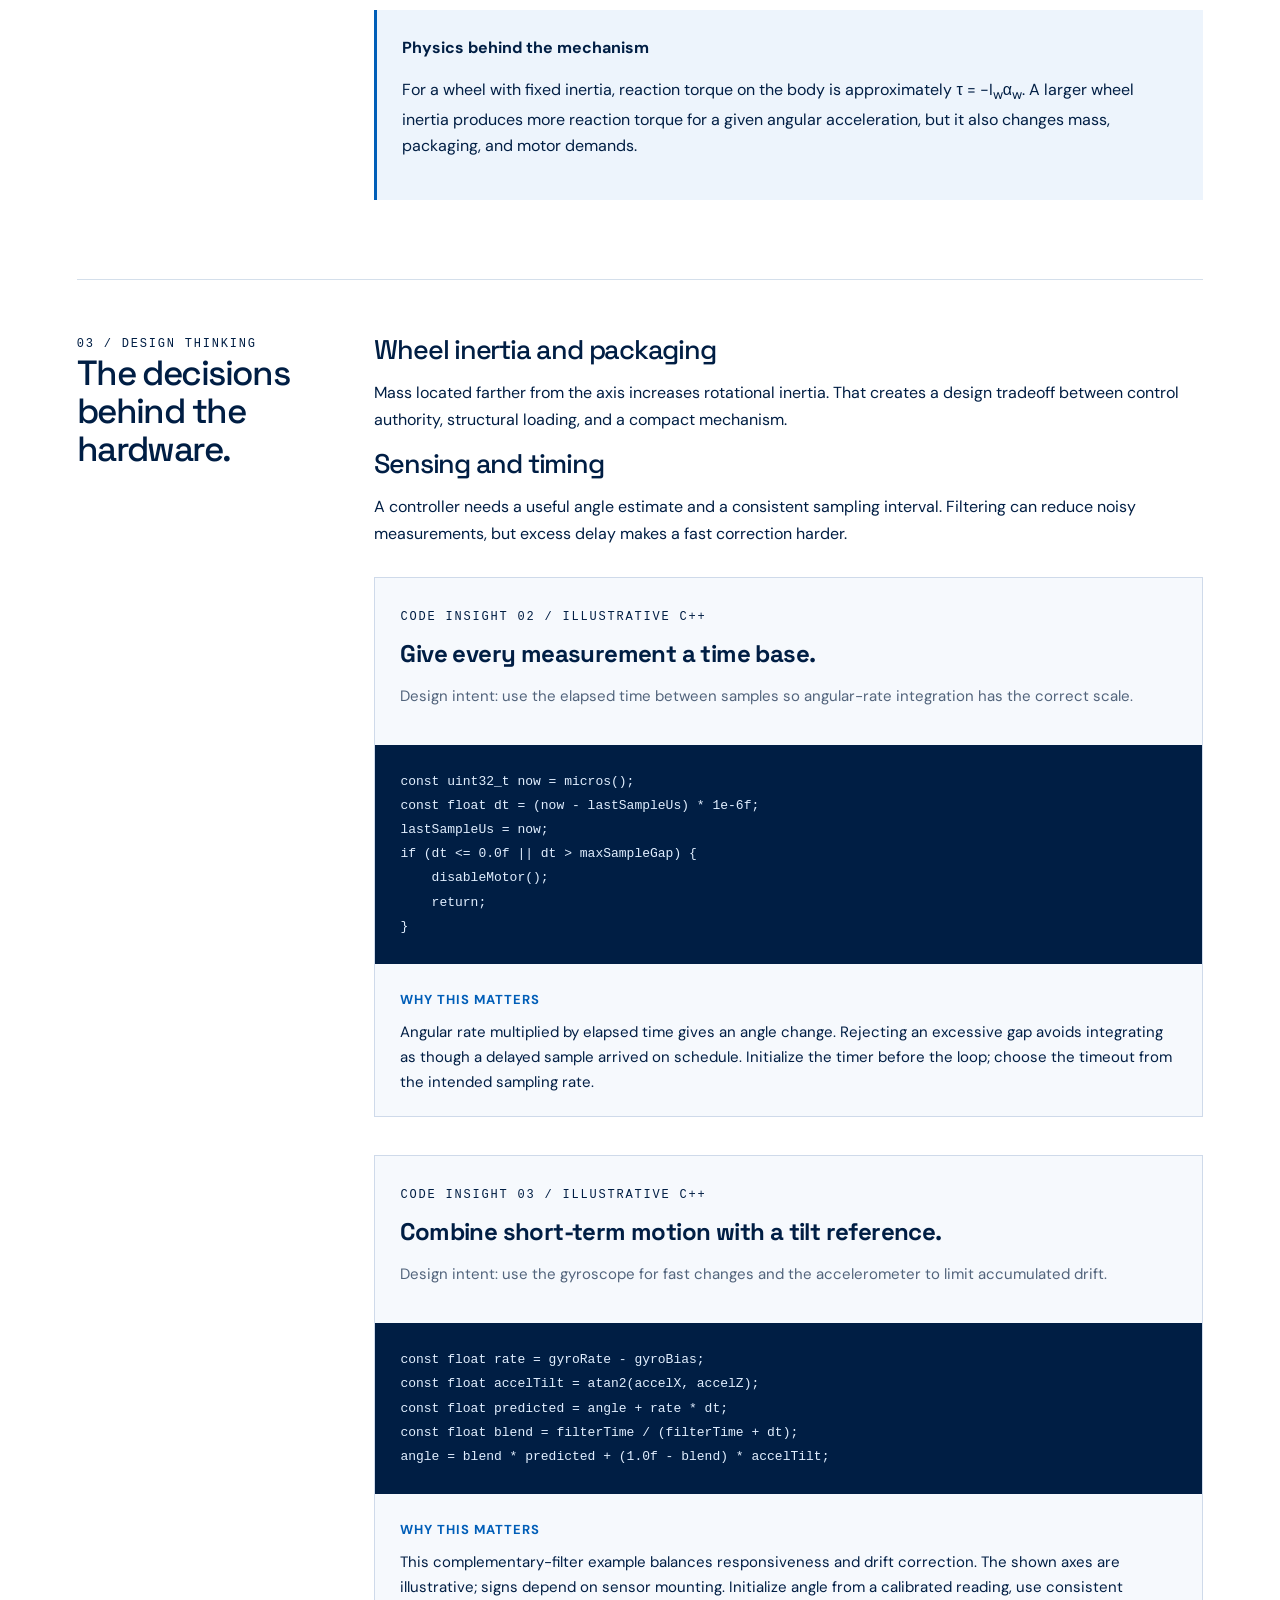
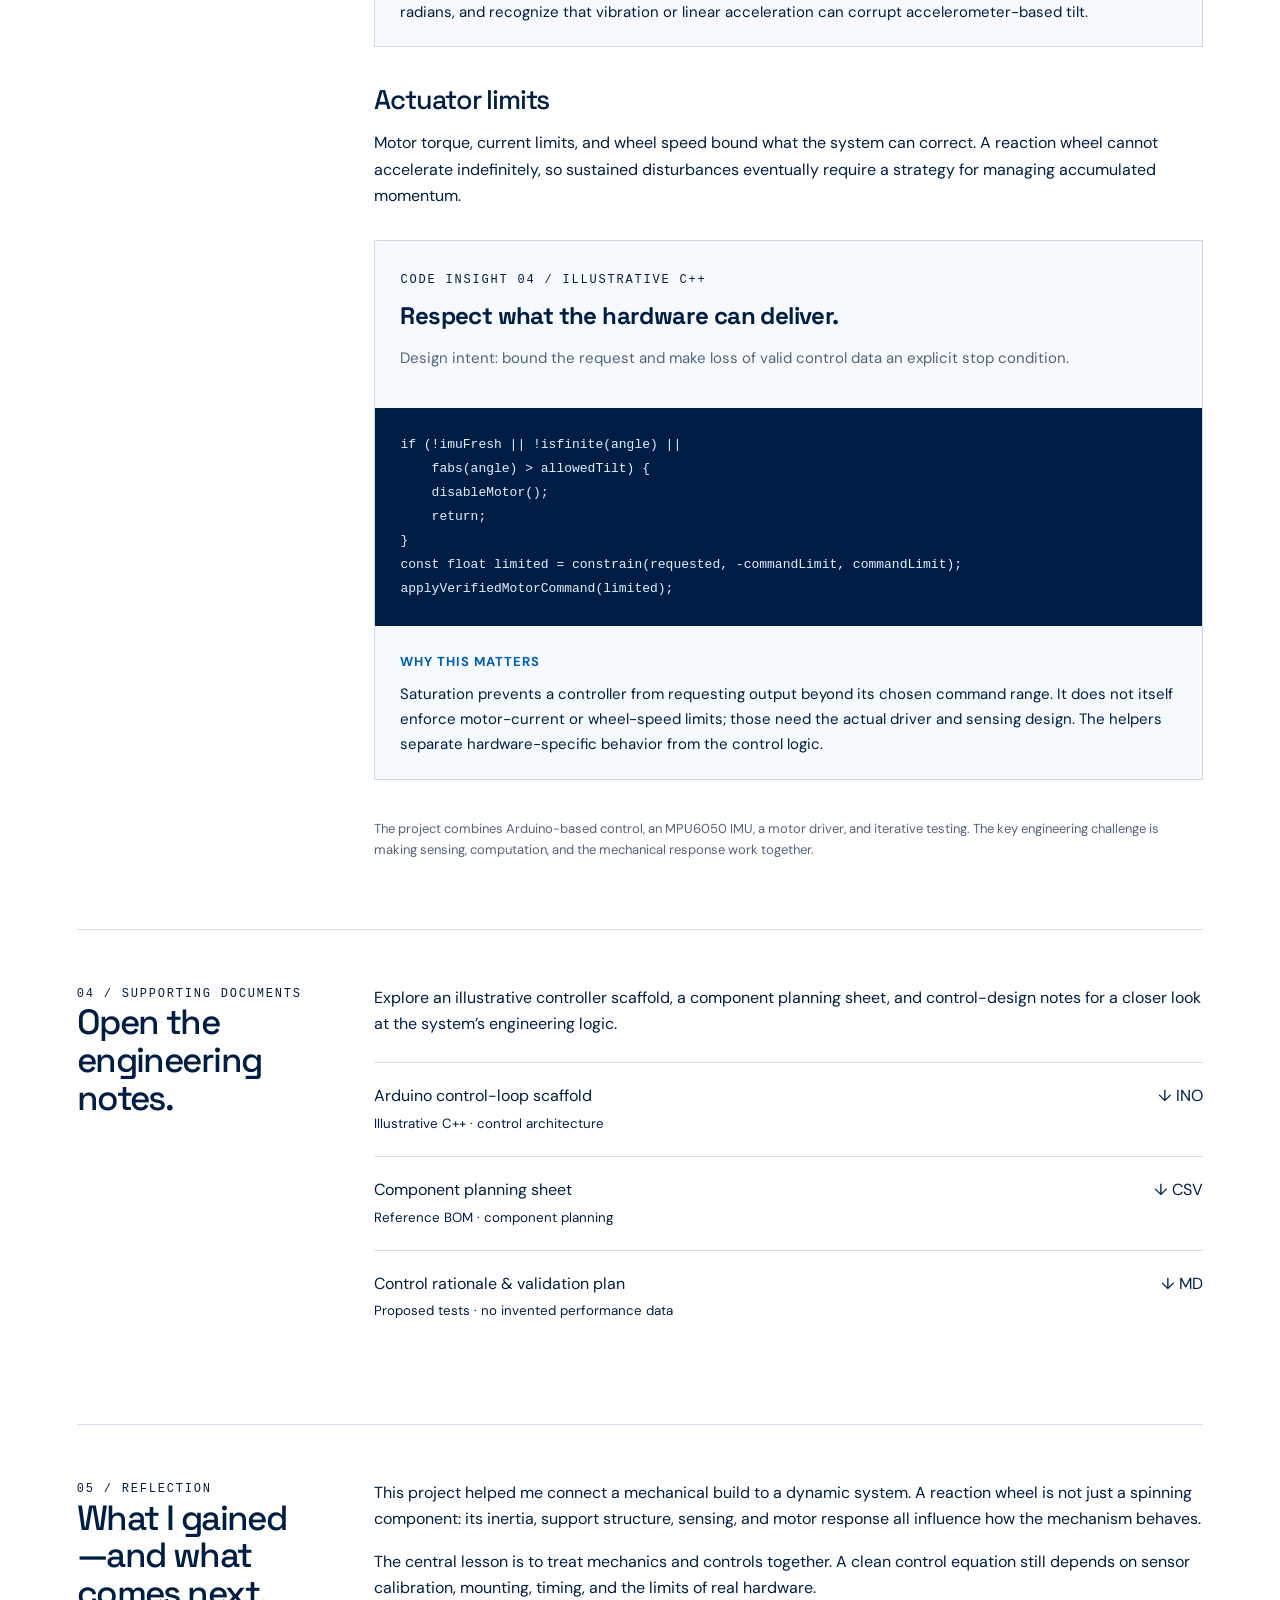
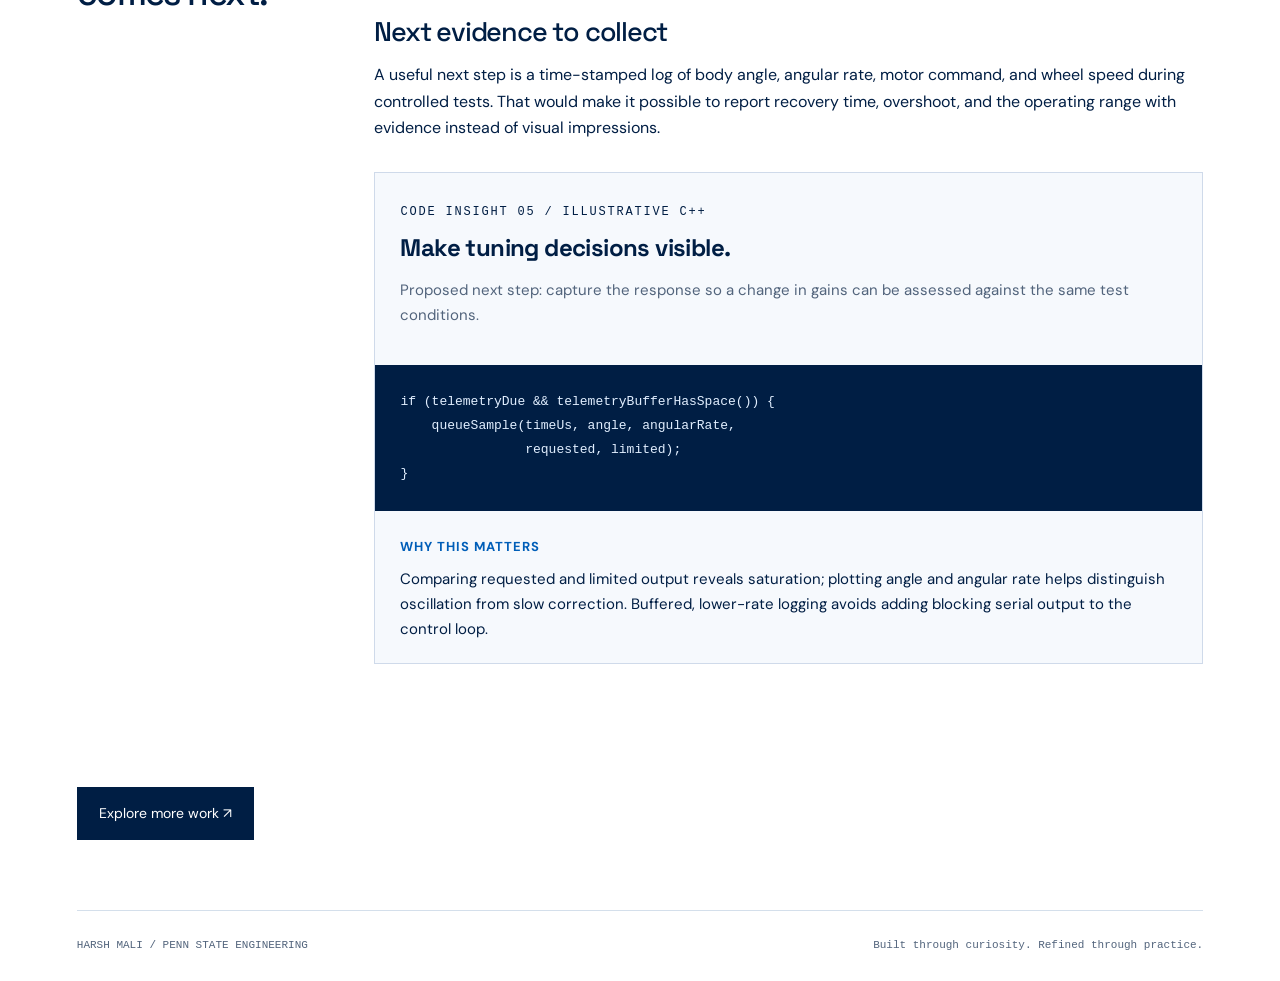
<file: reaction-wheel.html>
<!doctype html><html lang="en"><head><meta charset="utf-8"><meta name="viewport" content="width=device-width,initial-scale=1"><meta name="description" content="Harsh Mali — mechanical engineering, robotics, additive manufacturing research, and hands-on project work at Penn State."><title>Reaction-Wheel Stabilizer | Harsh Mali</title><link rel="stylesheet" href="assets/css/style.css"></head><body><a class="skip" href="#main">Skip to content</a><nav><a class="brand" href="index.html">Harsh Mali<span style="color:#005eb8">.</span></a><div class="links"><a href="index.html#work">Work</a><a href="index.html#about">About</a><a href="resume.html">Résumé ↗</a><a href="index.html#contact">Contact</a></div></nav><main id="main"><div class="wrap"><header class="case-hero"><a class="meta" href="index.html#work">← Selected work</a><h1>A balancing act.<br>An engineering system.</h1><p class="lede">Connecting angular momentum, mechanical design, and Arduino-based feedback.</p><div class="facts"><div><span class="meta">My role</span><p>Mechanical, electrical & embedded integration</p></div><div><span class="meta">Discipline / tools</span><p>Arduino · C++ · MPU6050 IMU</p></div><div><span class="meta">Project context</span><p>January–May 2026 · single-axis balance controller</p></div></div></header><figure class="wide-image "><button class="viewer" aria-label="Enlarge: Reaction-wheel stabilizer with blue frame and circular wheel"><img src="assets/images/project-9.jpg" alt="Reaction-wheel stabilizer with blue frame and circular wheel" loading="lazy"></button><figcaption class="caption">Reaction-wheel stabilizer / Physical prototype and mechanical assembly.</figcaption></figure><section class="content-grid"><div><div class="meta">Explore the build</div><h2>Engineering documentation.</h2></div><div class="body-copy"><p>Open a separate technical view to explore the outer frame in 3D, inspect the wiring architecture, or review the electronics. The case study stays focused on the project; the details are there when you want them.</p><div class="resource-grid"><article class="resource-card"><span class="meta">01 / CAD</span><h3>Outer frame</h3><p>Interactive reference model, editable CAD, and STL.</p><a href="reaction-wheel-docs.html#cad" target="_blank" rel="noopener">Explore CAD ↗</a></article><article class="resource-card"><span class="meta">02 / Wiring</span><h3>Signal & power</h3><p>Logical connections between the sensor, controller, and motor.</p><a href="reaction-wheel-docs.html#wiring" target="_blank" rel="noopener">View wiring ↗</a></article><article class="resource-card"><span class="meta">03 / Electronics</span><h3>The control loop</h3><p>Component roles and the complete feedback path.</p><a href="reaction-wheel-docs.html#electronics" target="_blank" rel="noopener">View electronics ↗</a></article></div><p class="notice">Explore the conceptual CAD model and reference electronics diagrams.</p></div></section><section class="content-grid"><div><div class="meta">01 / The idea</div><h2>Use motion to control motion.</h2></div><div class="body-copy"><p>A reaction wheel changes the angular momentum of a rotating mass. Accelerating that wheel applies an opposing torque to its supporting body. With suitable sensing and feedback, that torque can correct the body’s tilt.</p><p>From January to May 2026, I developed a single-axis self-stabilizing platform using an Arduino, motor driver, and MPU6050 IMU. I integrated the mechanical, electrical, and embedded systems and validated the controller through iterative testing and tuning. The project brought mechanical assembly and control thinking into the same system: the structure supports the rotating mass, the sensor estimates the tilt, and a controller determines how the motor should respond.</p></div></section><section class="content-grid"><div><div class="meta">02 / System explanation</div><h2>The feedback loop.</h2></div><div class="body-copy"><div class="flow"><div><small>01 / SENSE</small><strong>Measure tilt</strong><p>Estimate angle and angular rate.</p></div><div><small>02 / COMPARE</small><strong>Find the error</strong><p>Compare the estimate to upright.</p></div><div><small>03 / COMMAND</small><strong>Drive the motor</strong><p>Apply a bounded correction.</p></div><div><small>04 / RESPOND</small><strong>Accelerate the wheel</strong><p>Reaction torque changes body motion.</p></div></div><p class="notice code-context">Illustrative C++ excerpts connect the control concepts to implementation decisions: timing, tilt estimation, feedback, and actuator limits.</p><p>The correction returns to the sensing step: this is a closed loop. The sign of the correction matters as much as its size; the wrong sign amplifies a disturbance instead of reducing it.</p><article class="code-note"><div class="code-note-heading"><span class="meta">Code insight 01 / Illustrative C++</span><h4>Turn an angle error into a correction.</h4><p>Design intent: correct the lean while damping the motion, rather than responding to angle alone.</p></div><pre tabindex="0" aria-label="Turn an angle error into a correction. code example"><code>const float error = targetAngle - angle;   // radians
const float pTerm = Kp * error;
const float dTerm = -Kd * angularRate;      // rad/s
const float requested = pTerm + dTerm;</code></pre><div class="code-reason"><strong>Why this matters</strong><p>The proportional term responds to displacement from upright; the rate term can reduce overshoot. This PD example assumes a fixed target and a verified motor-command sign.</p></div></article><div class="callout"><strong>Physics behind the mechanism</strong><p>For a wheel with fixed inertia, reaction torque on the body is approximately τ = −I<sub>w</sub>α<sub>w</sub>. A larger wheel inertia produces more reaction torque for a given angular acceleration, but it also changes mass, packaging, and motor demands.</p></div></div></section><section class="content-grid"><div><div class="meta">03 / Design thinking</div><h2>The decisions behind the hardware.</h2></div><div class="body-copy"><h3>Wheel inertia and packaging</h3><p>Mass located farther from the axis increases rotational inertia. That creates a design tradeoff between control authority, structural loading, and a compact mechanism.</p><h3>Sensing and timing</h3><p>A controller needs a useful angle estimate and a consistent sampling interval. Filtering can reduce noisy measurements, but excess delay makes a fast correction harder.</p><article class="code-note"><div class="code-note-heading"><span class="meta">Code insight 02 / Illustrative C++</span><h4>Give every measurement a time base.</h4><p>Design intent: use the elapsed time between samples so angular-rate integration has the correct scale.</p></div><pre tabindex="0" aria-label="Give every measurement a time base. code example"><code>const uint32_t now = micros();
const float dt = (now - lastSampleUs) * 1e-6f;
lastSampleUs = now;
if (dt &lt;= 0.0f || dt &gt; maxSampleGap) {
    disableMotor();
    return;
}</code></pre><div class="code-reason"><strong>Why this matters</strong><p>Angular rate multiplied by elapsed time gives an angle change. Rejecting an excessive gap avoids integrating as though a delayed sample arrived on schedule. Initialize the timer before the loop; choose the timeout from the intended sampling rate.</p></div></article><article class="code-note"><div class="code-note-heading"><span class="meta">Code insight 03 / Illustrative C++</span><h4>Combine short-term motion with a tilt reference.</h4><p>Design intent: use the gyroscope for fast changes and the accelerometer to limit accumulated drift.</p></div><pre tabindex="0" aria-label="Combine short-term motion with a tilt reference. code example"><code>const float rate = gyroRate - gyroBias;
const float accelTilt = atan2(accelX, accelZ);
const float predicted = angle + rate * dt;
const float blend = filterTime / (filterTime + dt);
angle = blend * predicted + (1.0f - blend) * accelTilt;</code></pre><div class="code-reason"><strong>Why this matters</strong><p>This complementary-filter example balances responsiveness and drift correction. The shown axes are illustrative; signs depend on sensor mounting. Initialize angle from a calibrated reading, use consistent radians, and recognize that vibration or linear acceleration can corrupt accelerometer-based tilt.</p></div></article><h3>Actuator limits</h3><p>Motor torque, current limits, and wheel speed bound what the system can correct. A reaction wheel cannot accelerate indefinitely, so sustained disturbances eventually require a strategy for managing accumulated momentum.</p><article class="code-note"><div class="code-note-heading"><span class="meta">Code insight 04 / Illustrative C++</span><h4>Respect what the hardware can deliver.</h4><p>Design intent: bound the request and make loss of valid control data an explicit stop condition.</p></div><pre tabindex="0" aria-label="Respect what the hardware can deliver. code example"><code>if (!imuFresh || !isfinite(angle) ||
    fabs(angle) &gt; allowedTilt) {
    disableMotor();
    return;
}
const float limited = constrain(requested, -commandLimit, commandLimit);
applyVerifiedMotorCommand(limited);</code></pre><div class="code-reason"><strong>Why this matters</strong><p>Saturation prevents a controller from requesting output beyond its chosen command range. It does not itself enforce motor-current or wheel-speed limits; those need the actual driver and sensing design. The helpers separate hardware-specific behavior from the control logic.</p></div></article><p class="notice">The project combines Arduino-based control, an MPU6050 IMU, a motor driver, and iterative testing. The key engineering challenge is making sensing, computation, and the mechanical response work together.</p></div></section><section class="content-grid"><div><div class="meta">04 / Supporting documents</div><h2>Open the engineering notes.</h2></div><div class="body-copy"><p>Explore an illustrative controller scaffold, a component planning sheet, and control-design notes for a closer look at the system’s engineering logic.</p><div class="downloads"><a href="assets/reaction-wheel/reaction-wheel-reference.ino" download><span>Arduino control-loop scaffold<br><small>Illustrative C++ · control architecture</small></span><span>↓ INO</span></a><a href="assets/reaction-wheel/component-planning.csv" download><span>Component planning sheet<br><small>Reference BOM · component planning</small></span><span>↓ CSV</span></a><a href="assets/reaction-wheel/control-notes.md" download><span>Control rationale & validation plan<br><small>Proposed tests · no invented performance data</small></span><span>↓ MD</span></a></div></div></section><section class="content-grid"><div><div class="meta">05 / Reflection</div><h2>What I gained—and what comes next.</h2></div><div class="body-copy"><p>This project helped me connect a mechanical build to a dynamic system. A reaction wheel is not just a spinning component: its inertia, support structure, sensing, and motor response all influence how the mechanism behaves.</p><p>The central lesson is to treat mechanics and controls together. A clean control equation still depends on sensor calibration, mounting, timing, and the limits of real hardware.</p><h3>Next evidence to collect</h3><p>A useful next step is a time-stamped log of body angle, angular rate, motor command, and wheel speed during controlled tests. That would make it possible to report recovery time, overshoot, and the operating range with evidence instead of visual impressions.</p><article class="code-note"><div class="code-note-heading"><span class="meta">Code insight 05 / Illustrative C++</span><h4>Make tuning decisions visible.</h4><p>Proposed next step: capture the response so a change in gains can be assessed against the same test conditions.</p></div><pre tabindex="0" aria-label="Make tuning decisions visible. code example"><code>if (telemetryDue &amp;&amp; telemetryBufferHasSpace()) {
    queueSample(timeUs, angle, angularRate,
                requested, limited);
}</code></pre><div class="code-reason"><strong>Why this matters</strong><p>Comparing requested and limited output reveals saturation; plotting angle and angular rate helps distinguish oscillation from slow correction. Buffered, lower-rate logging avoids adding blocking serial output to the control loop.</p></div></article></div></section><div class="actions" style="margin-bottom:70px"><a class="button" href="index.html#work">Explore more work ↗</a></div></div></main><div class="wrap"><footer><span>HARSH MALI / PENN STATE ENGINEERING</span><span>Built through curiosity. Refined through practice.</span></footer></div><dialog id="lightbox"><button type="button" onclick="this.closest('dialog').close()">Close ×</button><img alt=""></dialog><script src="assets/js/site.js"></script></body></html>
</file>
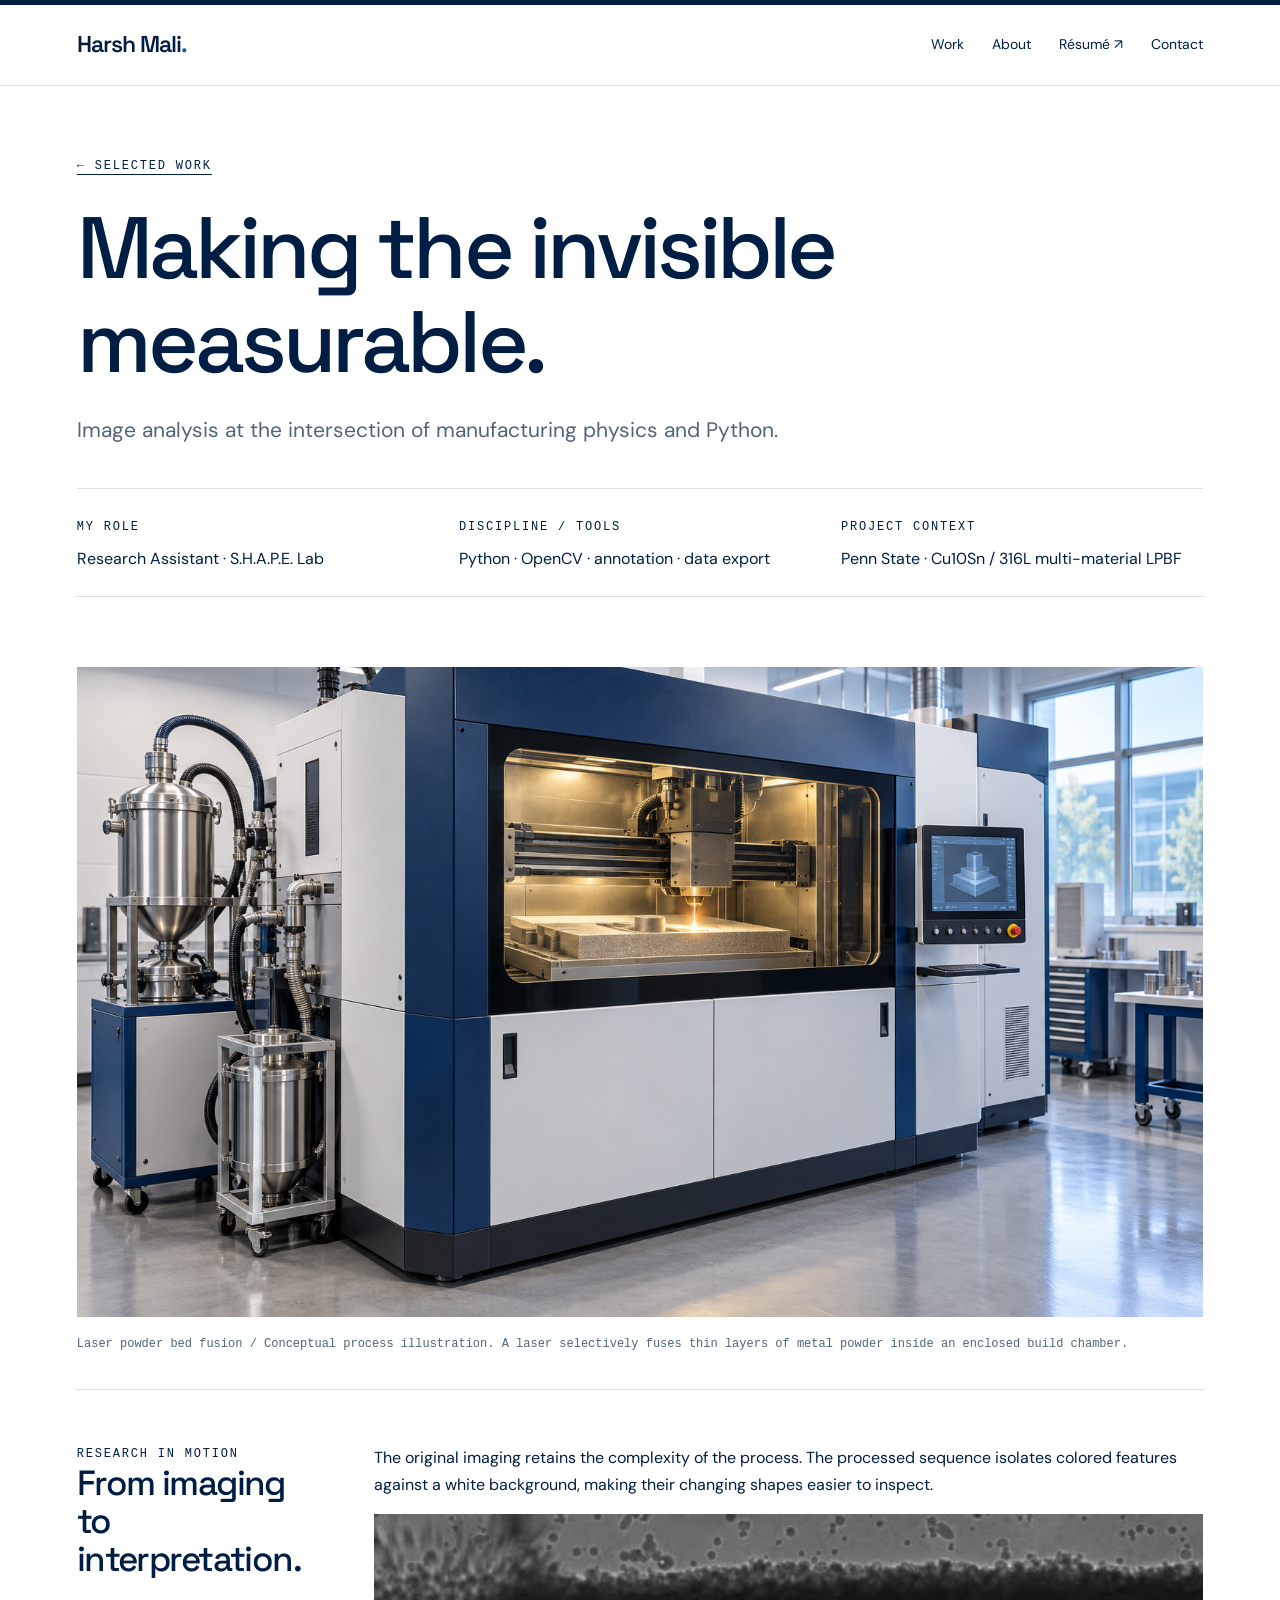
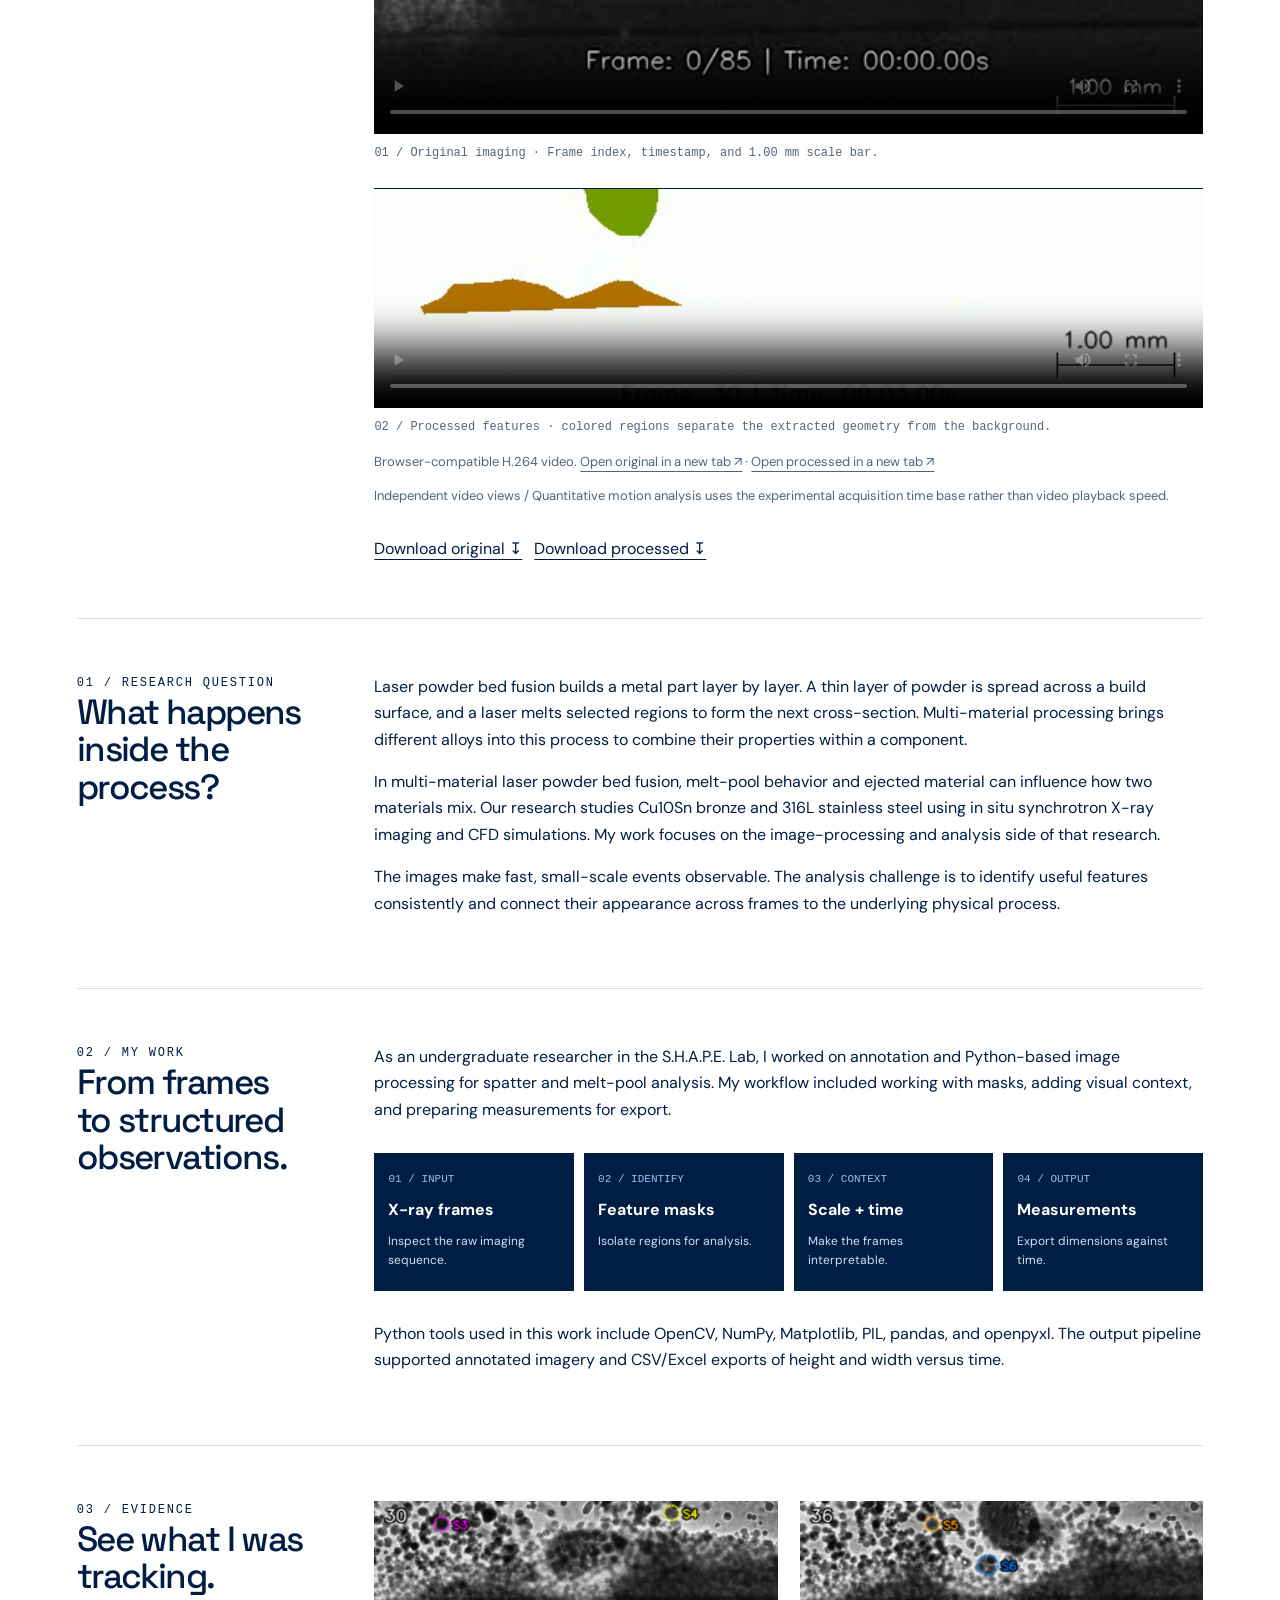
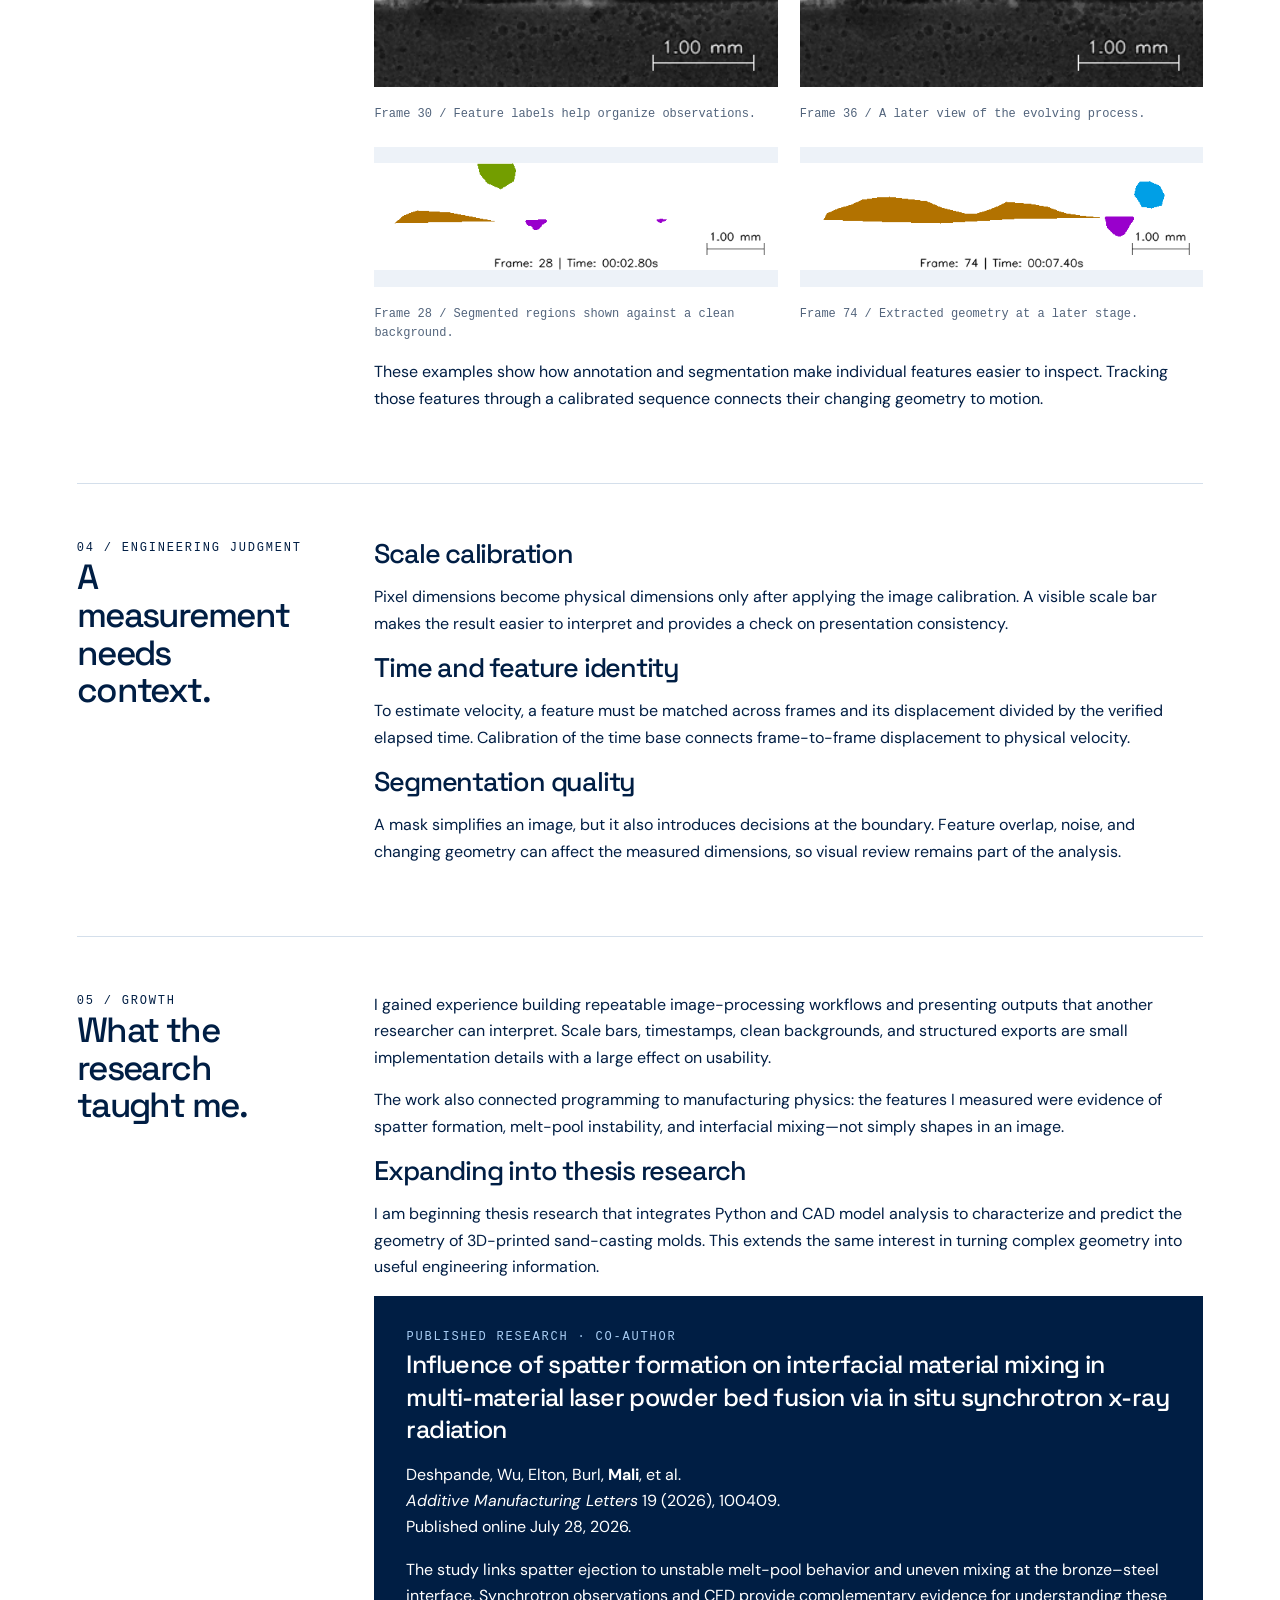
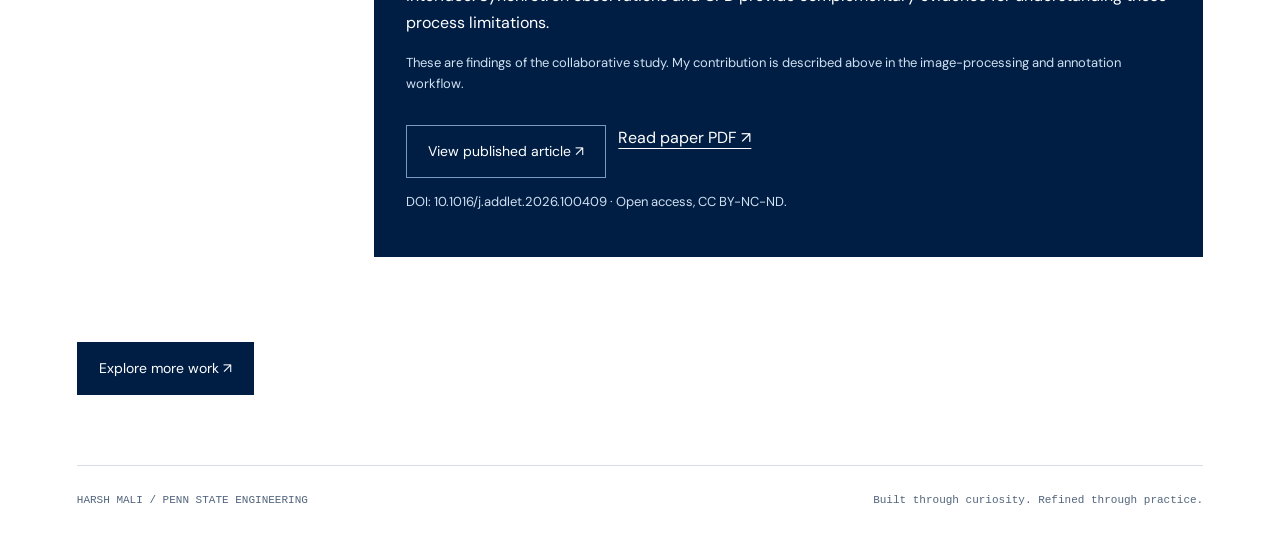
<file: research.html>
<!doctype html><html lang="en"><head><meta charset="utf-8"><meta name="viewport" content="width=device-width,initial-scale=1"><meta name="description" content="Harsh Mali — mechanical engineering, robotics, additive manufacturing research, and hands-on project work at Penn State."><title>Metal AM Research | Harsh Mali</title><link rel="stylesheet" href="assets/css/style.css"></head><body><a class="skip" href="#main">Skip to content</a><nav><a class="brand" href="index.html">Harsh Mali<span style="color:#005eb8">.</span></a><div class="links"><a href="index.html#work">Work</a><a href="index.html#about">About</a><a href="resume.html">Résumé ↗</a><a href="index.html#contact">Contact</a></div></nav><main id="main"><div class="wrap"><header class="case-hero"><a class="meta" href="index.html#work">← Selected work</a><h1>Making the invisible<br>measurable.</h1><p class="lede">Image analysis at the intersection of manufacturing physics and Python.</p><div class="facts"><div><span class="meta">My role</span><p>Research Assistant · S.H.A.P.E. Lab</p></div><div><span class="meta">Discipline / tools</span><p>Python · OpenCV · annotation · data export</p></div><div><span class="meta">Project context</span><p>Penn State · Cu10Sn / 316L multi-material LPBF</p></div></div></header><figure class="wide-image"><button class="viewer" aria-label="Enlarge the industrial process illustration"><img src="assets/images/lpbf-machine-illustration.png" alt="Conceptual industrial laser powder bed fusion machine with an enclosed build chamber" loading="lazy"></button><figcaption class="caption">Laser powder bed fusion / Conceptual process illustration. A laser selectively fuses thin layers of metal powder inside an enclosed build chamber.</figcaption></figure><section class="content-grid"><div><div class="meta">Research in motion</div><h2>From imaging<br>to interpretation.</h2></div><div class="body-copy"><p>The original imaging retains the complexity of the process. The processed sequence isolates colored features against a white background, making their changing shapes easier to inspect.</p><div class="video-pair"><figure><video controls playsinline preload="metadata" poster="assets/images/raw-poster.png"><source src="assets/video/research-original-web.mp4" type="video/mp4">Your browser does not support embedded video. <a href="assets/video/research-original-web.mp4">Download original video</a>.</video><figcaption class="caption">01 / Original imaging · Frame index, timestamp, and 1.00 mm scale bar.</figcaption></figure><figure><video controls playsinline preload="metadata" poster="assets/images/processed-poster.png"><source src="assets/video/research-segmented-web.mp4" type="video/mp4">Your browser does not support embedded video. <a href="assets/video/research-segmented-web.mp4">Download processed video</a>.</video><figcaption class="caption">02 / Processed features · colored regions separate the extracted geometry from the background.</figcaption></figure></div><p class="notice">Browser-compatible H.264 video. <a href="assets/video/research-original-web.mp4" target="_blank" rel="noopener">Open original in a new tab ↗</a> · <a href="assets/video/research-segmented-web.mp4" target="_blank" rel="noopener">Open processed in a new tab ↗</a></p><p class="notice">Independent video views / Quantitative motion analysis uses the experimental acquisition time base rather than video playback speed.</p><div class="actions"><a href="assets/video/research-original-web.mp4" download>Download original ↧</a><a href="assets/video/research-segmented-web.mp4" download>Download processed ↧</a></div></div></section><section class="content-grid"><div><div class="meta">01 / Research question</div><h2>What happens inside the process?</h2></div><div class="body-copy"><p>Laser powder bed fusion builds a metal part layer by layer. A thin layer of powder is spread across a build surface, and a laser melts selected regions to form the next cross-section. Multi-material processing brings different alloys into this process to combine their properties within a component.</p><p>In multi-material laser powder bed fusion, melt-pool behavior and ejected material can influence how two materials mix. Our research studies Cu10Sn bronze and 316L stainless steel using in situ synchrotron X-ray imaging and CFD simulations. My work focuses on the image-processing and analysis side of that research.</p><p>The images make fast, small-scale events observable. The analysis challenge is to identify useful features consistently and connect their appearance across frames to the underlying physical process.</p></div></section><section class="content-grid"><div><div class="meta">02 / My work</div><h2>From frames to structured observations.</h2></div><div class="body-copy"><p>As an undergraduate researcher in the S.H.A.P.E. Lab, I worked on annotation and Python-based image processing for spatter and melt-pool analysis. My workflow included working with masks, adding visual context, and preparing measurements for export.</p><div class="flow"><div><small>01 / INPUT</small><strong>X-ray frames</strong><p>Inspect the raw imaging sequence.</p></div><div><small>02 / IDENTIFY</small><strong>Feature masks</strong><p>Isolate regions for analysis.</p></div><div><small>03 / CONTEXT</small><strong>Scale + time</strong><p>Make the frames interpretable.</p></div><div><small>04 / OUTPUT</small><strong>Measurements</strong><p>Export dimensions against time.</p></div></div><p>Python tools used in this work include OpenCV, NumPy, Matplotlib, PIL, pandas, and openpyxl. The output pipeline supported annotated imagery and CSV/Excel exports of height and width versus time.</p></div></section><section class="content-grid"><div><div class="meta">03 / Evidence</div><h2>See what I was tracking.</h2></div><div class="body-copy"><div class="gallery science"><figure class="wide-image "><button class="viewer" aria-label="Enlarge: Annotated X-ray frame 30 with spatter labels"><img src="assets/images/project-5.png" alt="Annotated X-ray frame 30 with spatter labels" loading="lazy"></button><figcaption class="caption">Frame 30 / Feature labels help organize observations.</figcaption></figure><figure class="wide-image "><button class="viewer" aria-label="Enlarge: Annotated X-ray frame 36 with spatter labels"><img src="assets/images/project-6.png" alt="Annotated X-ray frame 36 with spatter labels" loading="lazy"></button><figcaption class="caption">Frame 36 / A later view of the evolving process.</figcaption></figure><figure class="wide-image "><button class="viewer" aria-label="Enlarge: Extracted colored features in frame 28"><img src="assets/images/project-7.png" alt="Extracted colored features in frame 28" loading="lazy"></button><figcaption class="caption">Frame 28 / Segmented regions shown against a clean background.</figcaption></figure><figure class="wide-image "><button class="viewer" aria-label="Enlarge: Extracted colored features in frame 74"><img src="assets/images/project-8.png" alt="Extracted colored features in frame 74" loading="lazy"></button><figcaption class="caption">Frame 74 / Extracted geometry at a later stage.</figcaption></figure></div><p>These examples show how annotation and segmentation make individual features easier to inspect. Tracking those features through a calibrated sequence connects their changing geometry to motion.</p></div></section><section class="content-grid"><div><div class="meta">04 / Engineering judgment</div><h2>A measurement needs context.</h2></div><div class="body-copy"><h3>Scale calibration</h3><p>Pixel dimensions become physical dimensions only after applying the image calibration. A visible scale bar makes the result easier to interpret and provides a check on presentation consistency.</p><h3>Time and feature identity</h3><p>To estimate velocity, a feature must be matched across frames and its displacement divided by the verified elapsed time. Calibration of the time base connects frame-to-frame displacement to physical velocity.</p><h3>Segmentation quality</h3><p>A mask simplifies an image, but it also introduces decisions at the boundary. Feature overlap, noise, and changing geometry can affect the measured dimensions, so visual review remains part of the analysis.</p></div></section><section class="content-grid"><div><div class="meta">05 / Growth</div><h2>What the research taught me.</h2></div><div class="body-copy"><p>I gained experience building repeatable image-processing workflows and presenting outputs that another researcher can interpret. Scale bars, timestamps, clean backgrounds, and structured exports are small implementation details with a large effect on usability.</p><p>The work also connected programming to manufacturing physics: the features I measured were evidence of spatter formation, melt-pool instability, and interfacial mixing—not simply shapes in an image.</p><h3>Expanding into thesis research</h3><p>I am beginning thesis research that integrates Python and CAD model analysis to characterize and predict the geometry of 3D-printed sand-casting molds. This extends the same interest in turning complex geometry into useful engineering information.</p><article class="pub-card"><div class="meta">Published research · Co-author</div><h3 class="paper-title">Influence of spatter formation on interfacial material mixing in multi-material laser powder bed fusion via in situ synchrotron x-ray radiation</h3><p>Deshpande, Wu, Elton, Burl, <strong>Mali</strong>, et al.<br><em>Additive Manufacturing Letters</em> 19 (2026), 100409.<br>Published online July 28, 2026.</p><p>The study links spatter ejection to unstable melt-pool behavior and uneven mixing at the bronze–steel interface. Synchrotron observations and CFD provide complementary evidence for understanding these process limitations.</p><p class="notice">These are findings of the collaborative study. My contribution is described above in the image-processing and annotation workflow.</p><div class="actions"><a class="button" href="https://doi.org/10.1016/j.addlet.2026.100409" target="_blank" rel="noopener noreferrer" style="border-color:#789bc6">View published article ↗</a><a href="published-research.pdf" target="_blank" rel="noopener">Read paper PDF ↗</a></div><p class="notice">DOI: 10.1016/j.addlet.2026.100409 · Open access, CC BY-NC-ND.</p></article></div></section><div class="actions" style="margin-bottom:70px"><a class="button" href="index.html#work">Explore more work ↗</a></div></div></main><div class="wrap"><footer><span>HARSH MALI / PENN STATE ENGINEERING</span><span>Built through curiosity. Refined through practice.</span></footer></div><dialog id="lightbox"><button type="button" onclick="this.closest('dialog').close()">Close ×</button><img alt=""></dialog><script src="assets/js/site.js"></script></body></html>
</file>
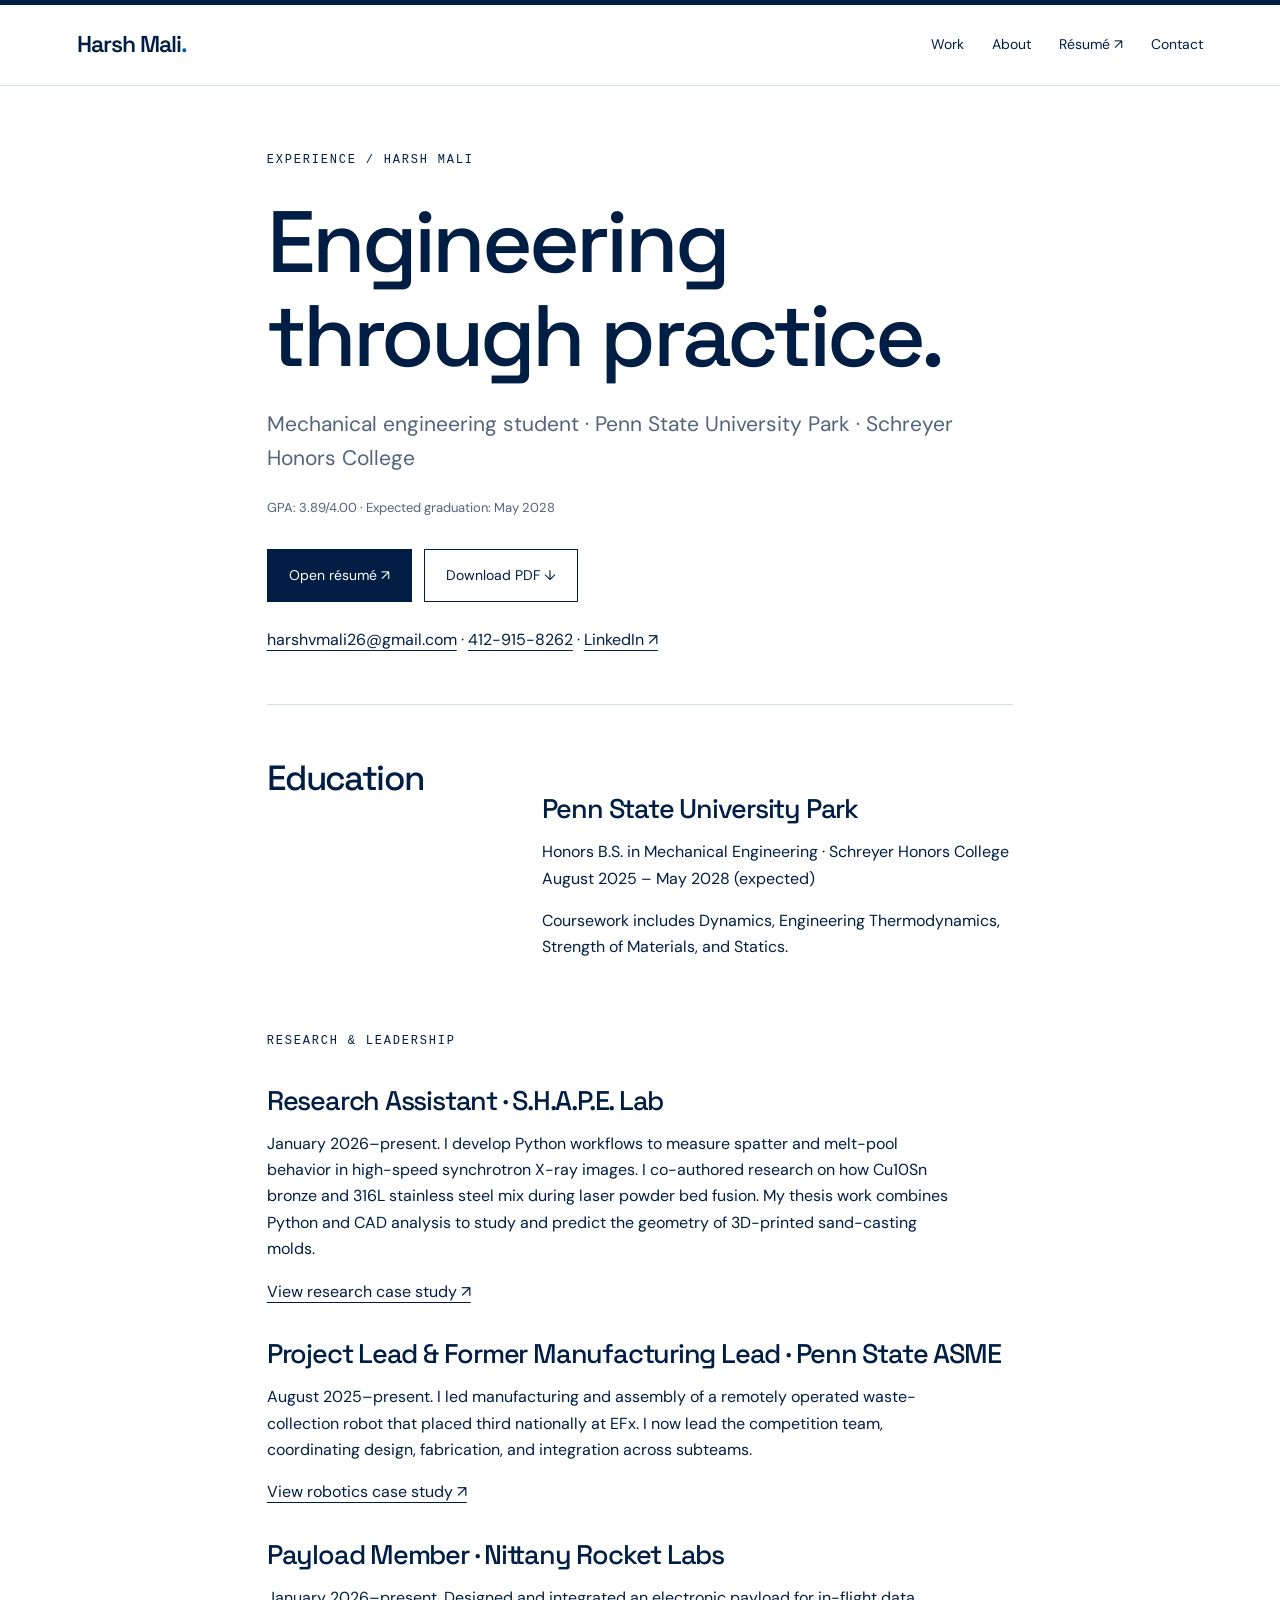
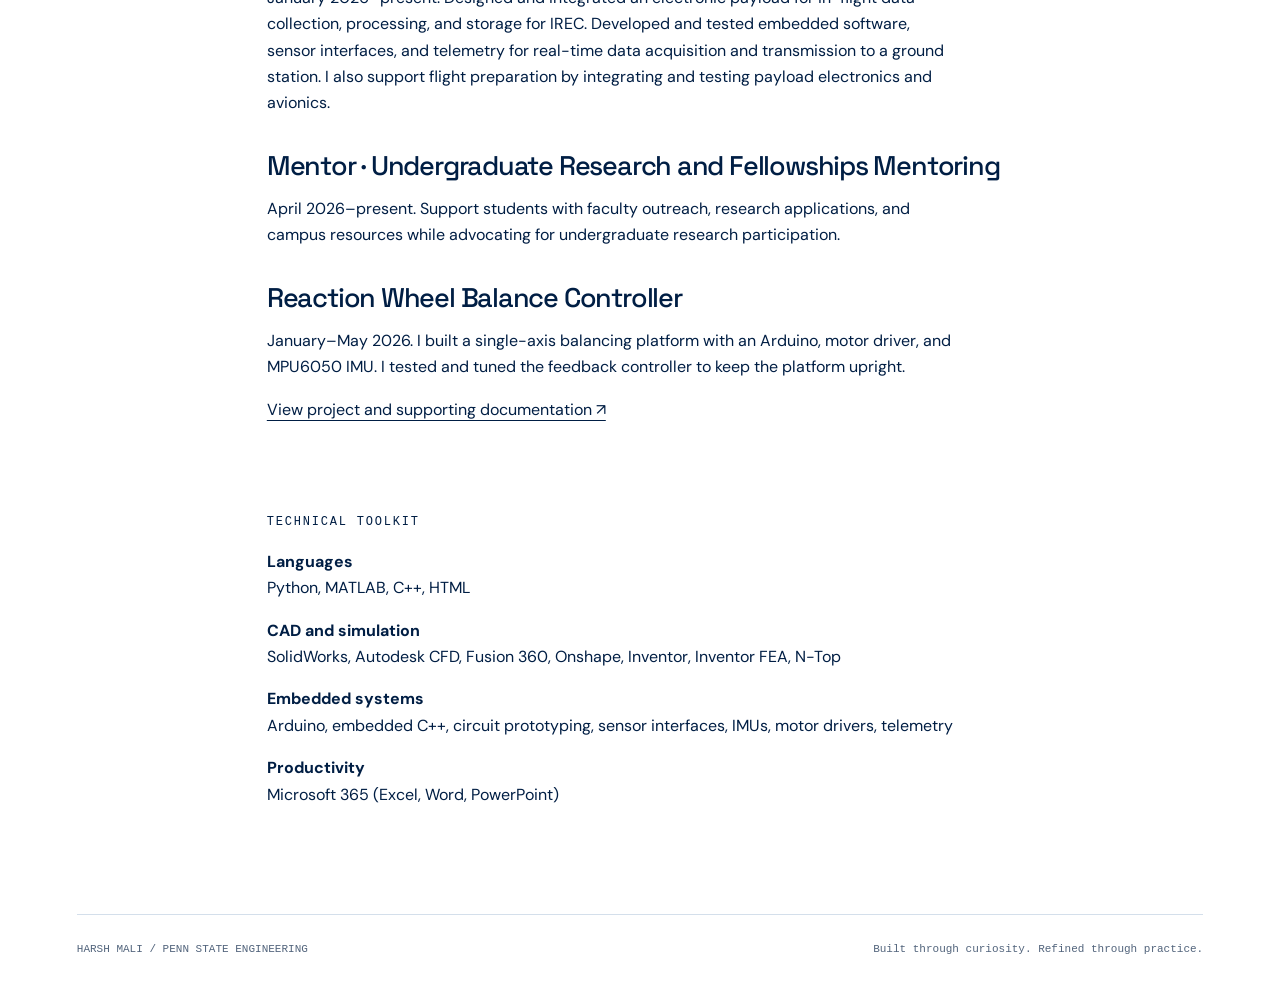
<file: resume.html>
<!doctype html><html lang="en"><head><meta charset="utf-8"><meta name="viewport" content="width=device-width,initial-scale=1"><meta name="description" content="Harsh Mali — mechanical engineering, robotics, additive manufacturing research, and hands-on project work at Penn State."><title>Experience & Résumé | Harsh Mali</title><link rel="stylesheet" href="assets/css/style.css"></head><body><a class="skip" href="#main">Skip to content</a><nav><a class="brand" href="index.html">Harsh Mali<span style="color:#005eb8">.</span></a><div class="links"><a href="index.html#work">Work</a><a href="index.html#about">About</a><a href="resume.html">Résumé ↗</a><a href="index.html#contact">Contact</a></div></nav><main id="main"><div class="wrap resume"><header class="case-hero"><div class="meta">Experience / Harsh Mali</div><h1>Engineering<br>through practice.</h1><p class="lede">Mechanical engineering student · Penn State University Park · Schreyer Honors College</p><p class="notice">GPA: 3.89/4.00 · Expected graduation: May 2028</p><div class="actions"><a class="button" href="Harsh_Mali_resumefall26.pdf" target="_blank" rel="noopener">Open résumé ↗</a><a class="button light" href="Harsh_Mali_resumefall26.pdf" download>Download PDF ↓</a></div><p><a href="mailto:harshvmali26@gmail.com">harshvmali26@gmail.com</a> · <a href="tel:+14129158262">412-915-8262</a> · <a href="https://www.linkedin.com/in/harshmali">LinkedIn ↗</a></p></header><section class="content-grid"><div><h2>Education</h2></div><div><h3>Penn State University Park</h3><p>Honors B.S. in Mechanical Engineering · Schreyer Honors College<br>August 2025 – May 2028 (expected)</p><p>Coursework includes Dynamics, Engineering Thermodynamics, Strength of Materials, and Statics.</p></div></section><section><div class="meta">Research & leadership</div><h3>Research Assistant · S.H.A.P.E. Lab</h3><p>January 2026–present. I develop Python workflows to measure spatter and melt-pool behavior in high-speed synchrotron X-ray images. I co-authored research on how Cu10Sn bronze and 316L stainless steel mix during laser powder bed fusion. My thesis work combines Python and CAD analysis to study and predict the geometry of 3D-printed sand-casting molds.</p><a href="research.html">View research case study ↗</a><h3>Project Lead &amp; Former Manufacturing Lead · Penn State ASME</h3><p>August 2025–present. I led manufacturing and assembly of a remotely operated waste-collection robot that placed third nationally at EFx. I now lead the competition team, coordinating design, fabrication, and integration across subteams.</p><a href="efx.html">View robotics case study ↗</a><h3>Payload Member · Nittany Rocket Labs</h3><p>January 2026–present. Designed and integrated an electronic payload for in-flight data collection, processing, and storage for IREC. Developed and tested embedded software, sensor interfaces, and telemetry for real-time data acquisition and transmission to a ground station. I also support flight preparation by integrating and testing payload electronics and avionics.</p><h3>Mentor · Undergraduate Research and Fellowships Mentoring</h3><p>April 2026–present. Support students with faculty outreach, research applications, and campus resources while advocating for undergraduate research participation.</p><h3>Reaction Wheel Balance Controller</h3><p>January–May 2026. I built a single-axis balancing platform with an Arduino, motor driver, and MPU6050 IMU. I tested and tuned the feedback controller to keep the platform upright.</p><a href="reaction-wheel.html">View project and supporting documentation ↗</a></section><section class="section"><div class="meta">Technical toolkit</div><p><strong>Languages</strong><br>Python, MATLAB, C++, HTML</p><p><strong>CAD and simulation</strong><br>SolidWorks, Autodesk CFD, Fusion 360, Onshape, Inventor, Inventor FEA, N-Top</p><p><strong>Embedded systems</strong><br>Arduino, embedded C++, circuit prototyping, sensor interfaces, IMUs, motor drivers, telemetry</p><p><strong>Productivity</strong><br>Microsoft 365 (Excel, Word, PowerPoint)</p></section></div></main><div class="wrap"><footer><span>HARSH MALI / PENN STATE ENGINEERING</span><span>Built through curiosity. Refined through practice.</span></footer></div><dialog id="lightbox"><button type="button" onclick="this.closest('dialog').close()">Close ×</button><img alt=""></dialog><script src="assets/js/site.js"></script></body></html>
</file>
<file: assets/css/style.css>
@import url('https://fonts.googleapis.com/css2?family=DM+Sans:wght@400;500;600;700&family=Space+Grotesk:wght@400;500;600;700&display=swap');
:root{--ink:#001e44;--muted:#52647c;--paper:#ffffff;--line:#d4dfeb;--green:#96bff0;--dark:#001e44}*{box-sizing:border-box}html{scroll-behavior:smooth;scroll-padding-top:95px}body{margin:0;background:var(--paper);color:var(--ink);font-family:'DM Sans',Arial,sans-serif;line-height:1.65}a{color:inherit;text-underline-offset:5px}button{font:inherit;cursor:pointer}h1,h2,h3{font-family:'Space Grotesk',Arial,sans-serif;line-height:1.08;font-weight:500;letter-spacing:-.045em}h1{font-size:clamp(48px,6.8vw,100px);margin:24px 0}h2{font-size:clamp(36px,4vw,60px);margin:16px 0 30px}h3{font-size:27px;margin:0 0 16px}p{max-width:690px}nav{height:86px;display:flex;align-items:center;justify-content:space-between;gap:20px;border-bottom:1px solid var(--line);padding:0 6%;background:var(--paper);position:sticky;top:0;z-index:10}nav a{text-decoration:none;font-size:14px}nav .brand{font-family:'Space Grotesk',sans-serif;font-size:23px;font-weight:600;letter-spacing:-1px}nav .links{display:flex;gap:28px;align-items:center}.wrap{max-width:1440px;margin:auto;padding:0 6%}.eyebrow,.meta{font-family:monospace;font-size:12px;text-transform:uppercase;letter-spacing:1.8px}.eyebrow{display:flex;align-items:center;gap:10px}.dot{width:7px;height:7px;background:#005eb8;border-radius:50%;display:inline-block}.hero{display:grid;grid-template-columns:1.08fr 1fr;gap:7%;align-items:center;min-height:720px;padding-top:65px;padding-bottom:65px}.hero p{font-size:18px;color:var(--muted);max-width:550px}.hero-visual{position:relative;background:var(--dark);padding:25px;color:white;transform:rotate(1deg)}.hero-visual img{width:100%;aspect-ratio:1.06;object-fit:cover;display:block;filter:saturate(.8)}.hero-visual .meta{display:flex;justify-content:space-between;padding:12px 0 0;font-size:10px}.hero-visual:before{content:'DESIGN → BUILD → UNDERSTAND';display:block;font:10px monospace;letter-spacing:2px;padding-bottom:18px;color:var(--green)}.button{display:inline-flex;align-items:center;gap:35px;padding:14px 21px;background:var(--ink);color:white;text-decoration:none;font-size:14px;border:1px solid var(--ink)}.button.light{background:transparent;color:var(--ink)}.actions{display:flex;flex-wrap:wrap;gap:12px;margin-top:30px}.strip{display:flex;justify-content:space-between;border-top:1px solid var(--line);border-bottom:1px solid var(--line);padding:22px 0;gap:20px;font-size:13px}.section{padding:90px 0}.section-head{display:flex;justify-content:space-between;align-items:end;gap:40px}.section-head p{max-width:370px;color:var(--muted)}.project{display:grid;grid-template-columns:1.1fr 1fr;border-top:1px solid var(--line);padding:42px 0;gap:7%;align-items:center}.project:nth-of-type(even) .project-image{order:2}.project-image{overflow:hidden;background:#edf2f8;position:relative}.project-image img{width:100%;height:360px;object-fit:cover;display:block;transition:transform .5s}.project-image:hover img{transform:scale(1.025)}.project .number{color:var(--muted);font:12px monospace;margin-bottom:25px}.project h3{font-size:38px}.tags{display:flex;flex-wrap:wrap;gap:8px;margin:22px 0}.tags span{font:11px monospace;border:1px solid var(--line);padding:5px 9px}.text-link{display:inline-block;margin-top:12px;font-weight:600}.dark{background:var(--dark);color:var(--paper)}.dark p{color:#d1e1f2}.dark .meta{color:var(--green)}.split{display:grid;grid-template-columns:1fr 1fr;gap:9%}.principle{border-top:1px solid #37516f;padding:25px 0}.principle span{color:var(--green);font:12px monospace}.principle h3{font-size:24px;margin:12px 0}.contact{display:grid;grid-template-columns:230px 1fr;gap:8%;align-items:center}.contact img{width:100%;aspect-ratio:1;object-fit:cover;filter:saturate(.75)}footer{display:flex;justify-content:space-between;border-top:1px solid var(--line);padding:28px 0;font:11px monospace;color:var(--muted)}.case-hero{padding:65px 0 35px}.case-hero h1{max-width:1000px}.lede{font-size:21px;color:var(--muted);max-width:800px}.facts{display:grid;grid-template-columns:repeat(3,1fr);border-block:1px solid var(--line);margin-top:40px;padding:23px 0;gap:20px}.facts p{margin:8px 0 0}.wide-image{margin:35px 0}.wide-image img{width:100%;max-height:650px;object-fit:cover;background:#edf2f8}.caption{font:12px/1.6 monospace;color:var(--muted);padding-top:10px}.content-grid{display:grid;grid-template-columns:230px 1fr;gap:6%;padding:55px 0;border-top:1px solid var(--line)}.content-grid h2{font-size:35px;margin:0}.content-grid p:first-child{margin-top:0}.body-copy{max-width:840px}.body-copy p{max-width:840px}.gallery{display:grid;grid-template-columns:1fr 1fr;gap:22px}.gallery img{width:100%;height:300px;object-fit:contain;background:#edf2f8}.gallery figure{margin:0}.callout{padding:25px;background:#edf4fc;border-left:3px solid #005eb8;margin:24px 0}.flow{display:grid;grid-template-columns:repeat(4,1fr);gap:10px;margin:30px 0}.flow div{background:var(--dark);color:white;padding:20px 14px}.flow small{color:var(--green);font:11px monospace;display:block;margin-bottom:12px}.flow strong{display:block;font-size:16px}.flow p{font-size:12px;color:#d1e1f2;margin:8px 0 0}.downloads{display:grid;gap:0;margin:25px 0}.downloads a{display:flex;justify-content:space-between;gap:15px;padding:20px 0;border-top:1px solid var(--line);text-decoration:none}.downloads a:hover{color:#005eb8}.notice{font-size:13px;color:var(--muted)}.science img{image-rendering:auto;height:auto;min-height:140px}.timeline{border-left:1px solid var(--line);padding-left:24px}.timeline article{padding-bottom:25px}.timeline .meta{color:#005eb8}.resume{max-width:900px}.resume h3{margin-top:34px}.viewer{border:0;padding:0;background:none;width:100%;text-align:left}.viewer:hover{cursor:zoom-in}dialog{border:none;padding:25px;max-width:94vw;background:var(--paper)}dialog::backdrop{background:#06151edb}dialog img{display:block;max-width:85vw;max-height:80vh;object-fit:contain}dialog button{float:right;margin-bottom:12px;border:1px solid var(--line);background:white;padding:8px 18px}.skip{position:absolute;left:-9999px}.skip:focus{left:10px;top:10px;z-index:100;background:white}a:focus-visible,button:focus-visible{outline:3px solid #005eb8;outline-offset:5px}@media(max-width:800px){nav{padding:0 5%;height:75px}.links{gap:14px!important}.links a{font-size:12px}nav .brand{font-size:19px}.wrap{padding-left:6%;padding-right:6%}.hero{grid-template-columns:1fr;padding-top:45px;gap:40px;min-height:0}.hero-visual{transform:none}.hero-visual img{aspect-ratio:1.3}.strip{flex-wrap:wrap}.section{padding:60px 0}.section-head{display:block}.project,.split{grid-template-columns:1fr;gap:28px}.project:nth-of-type(even) .project-image{order:0}.project-image img{height:290px}.contact{grid-template-columns:100px 1fr;gap:25px}.contact h2{font-size:32px}.contact .actions{grid-column:1/-1}.content-grid{grid-template-columns:1fr;gap:22px}.facts{grid-template-columns:1fr}.gallery{grid-template-columns:1fr}.flow{grid-template-columns:1fr 1fr}.case-hero{padding-top:40px}footer{gap:20px}.contact img{align-self:start}}@media(prefers-reduced-motion:reduce){*{scroll-behavior:auto!important;transition:none!important}}
.video-pair{display:grid;gap:25px}.video-pair figure{margin:0}.video-pair video{display:block;width:100%;background:#001e44;min-height:190px}.case-hero .actions{margin-bottom:25px}@media(min-width:1000px){.video-pair video{min-height:220px}}
nav{border-top:5px solid #001e44}.hero-visual{box-shadow:16px 16px 0 #e9f0f9;transform:none}.hero-visual:before{color:#b9d6f5}.hero{background-image:linear-gradient(#dce6f233 1px,transparent 1px),linear-gradient(90deg,#dce6f233 1px,transparent 1px);background-size:36px 36px}.hero>div:first-child{background:#ffffffd9}.strip{color:#003a70;font-weight:600}.pub-card{background:#001e44;color:#fff;padding:32px}.pub-card a{color:#fff}.pub-card .meta{color:#a8cdf4}.pub-card .notice{color:#d1e1f2}.resource-grid{display:grid;grid-template-columns:repeat(3,1fr);gap:20px;margin:30px 0}.resource-card{border:1px solid var(--line);padding:28px;background:#f5f8fc}.resource-card h3{margin:18px 0;font-size:25px}.doc-diagram{width:100%;height:auto;border:1px solid var(--line);background:#fff}.doc-section{padding:48px 0;border-top:1px solid var(--line)}.doc-section h2{font-size:38px}.table-wrap{overflow-x:auto}table{width:100%;border-collapse:collapse;font-size:14px}th,td{padding:16px;text-align:left;vertical-align:top;border-bottom:1px solid var(--line)}th{background:#edf3fa;color:#001e44}td:first-child{font-weight:600}canvas{width:100%;height:440px;display:block;touch-action:none;background:#edf3fa}.cad-toolbar{display:flex;gap:12px;flex-wrap:wrap;padding:15px;background:#edf3fa}.cad-toolbar button{background:#fff;border:1px solid #bacce0;padding:7px 18px}.doc-section .notice{max-width:900px}.paper-title{font-size:25px;line-height:1.3;letter-spacing:-.025em}.video-error{background:#edf4fc;padding:14px}.video-error[hidden]{display:none}.resource-card a{display:inline-block;margin-top:12px}@media(max-width:800px){.resource-grid{grid-template-columns:1fr}.pub-card{padding:24px}canvas{height:330px}.hero-visual{box-shadow:8px 8px 0 #e9f0f9}}
.code-context{border-left:3px solid #005eb8;padding:12px 18px;background:#f0f5fc}.code-note{margin:30px 0 38px;border:1px solid #cfdaea;background:#f6f9fd}.code-note-heading{padding:24px 25px 6px}.code-note h4{font-family:'Space Grotesk',Arial,sans-serif;font-size:24px;line-height:1.25;letter-spacing:-.025em;margin:10px 0}.code-note-heading p{font-size:15px;color:#52647c}.code-note pre{margin:16px 0 0;padding:25px;background:#001e44;color:#e1efff;overflow-x:auto;font:13px/1.85 ui-monospace,SFMono-Regular,Consolas,monospace;tab-size:4}.code-note pre:focus-visible{outline:3px solid #005eb8;outline-offset:3px}.code-reason{padding:22px 25px}.code-reason strong{font-size:13px;text-transform:uppercase;letter-spacing:1px;color:#005eb8}.code-reason p{font-size:15px;margin:8px 0 0}@media(max-width:600px){.code-note-heading,.code-reason{padding-left:18px;padding-right:18px}.code-note pre{padding:20px 18px;font-size:12px}.code-note h4{font-size:22px}}
.body-copy{min-width:0}.code-note{max-width:100%;min-width:0}.code-note pre{max-width:100%}

/* Prism / HackPSU case study */
.prism-eyebrow{margin-top:35px}.prism-accent{color:#005eb8}.prism-project .project-image{background:#06080d}.prism-project .project-image img{object-fit:contain;height:auto;aspect-ratio:1.456}.prism-screen img{display:block;max-height:none;height:auto;object-fit:contain}.prism-screen .viewer{border:1px solid var(--line)}.prism-metrics{display:grid;grid-template-columns:repeat(4,1fr);border-block:1px solid var(--line);margin:35px 0 55px}.prism-metrics>div{padding:25px 16px;border-right:1px solid var(--line)}.prism-metrics>div:last-child{border:0}.prism-metrics strong{display:block;font-family:'Space Grotesk',sans-serif;font-size:34px;letter-spacing:-1px}.prism-metrics span{font:12px monospace;color:var(--muted)}.prism-feature-grid{display:grid;grid-template-columns:1fr 1fr;gap:24px;margin:30px 0}.prism-feature-grid article{padding:24px;background:#f1f6fc;border-top:2px solid #005eb8}.prism-feature-grid h3{font-size:24px}.prism-feature-grid p{font-size:15px;margin-bottom:0}.prism-team{max-width:560px}.prism-team img{display:block;height:auto;max-height:none;object-fit:contain}.prism-case .body-copy>h3{margin-top:30px}.prism-case .body-copy code{overflow-wrap:anywhere}.prism-case .content-grid .meta{margin-bottom:14px}.prism-case summary{cursor:pointer}.prism-case .case-hero h1{max-width:1100px}
@media(max-width:600px){nav{height:auto;min-height:75px;flex-wrap:wrap;padding-top:12px;padding-bottom:12px;gap:10px}nav .links{flex-wrap:wrap;gap:12px!important}.prism-metrics{grid-template-columns:1fr 1fr}.prism-metrics>div{border-bottom:1px solid var(--line)}.prism-feature-grid{grid-template-columns:1fr}.prism-case .flow{grid-template-columns:1fr 1fr}.prism-case .case-hero h1{font-size:clamp(44px,10vw,64px)}}
</file>
